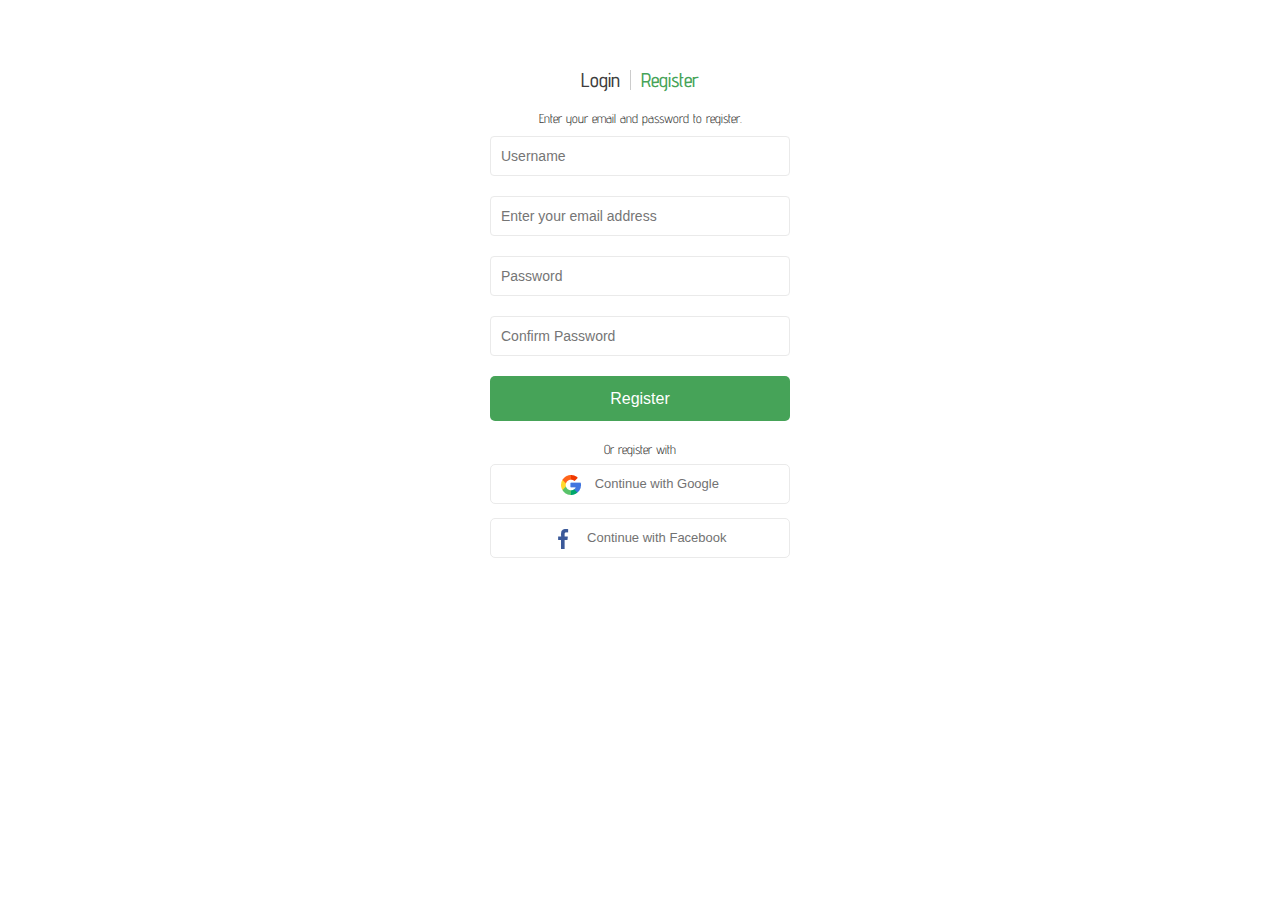
<file: css/index.html>
<!DOCTYPE html>
<html lang="en">
  <head>
    <meta charset="UTF-8" />
    <link rel="preconnect" href="https://fonts.googleapis.com" />
    <link rel="preconnect" href="https://fonts.gstatic.com" crossorigin />
    <link href="https://fonts.googleapis.com/css2?family=Advent+Pro:ital,wght@0,100..900;1,100..900&display=swap"
      rel="stylesheet">
    <meta name="viewport" content="width=device-width, initial-scale=1.0" />
    <link rel="stylesheet" href="./reset.css" >
    <link rel="stylesheet" href="./style.css" >
    <title>Register Form</title>   
  </head>

  <body>
    <h2>
      <a href="#" class="login">Login</a>
      <span class="division"></span>
      <a href="#" class="registtop">Register</a>
    </h2>
    <p class="enter">Enter your email and password to register.</p>

    <form action="#">
      <input type="text" class="input" placeholder="Username" />
      <input type="email" class="input" placeholder="Enter your email address"/>
      <input type="password" class="input" placeholder="Password" />
      <input type="password" class="input" placeholder="Confirm Password" />
      <button type="submit" class="register">Register</button>
    </form>

    <p class="register_with">Or register with</p>

    <button class="web">
      <img src="./img/google.png" alt="logo google"> Continue with Google
    </button>
    <button class="web">
      <img src="./img/facebook.png" alt="logo facebook"> Continue with Facebook
    </button>
  </body>
</html>
</file>
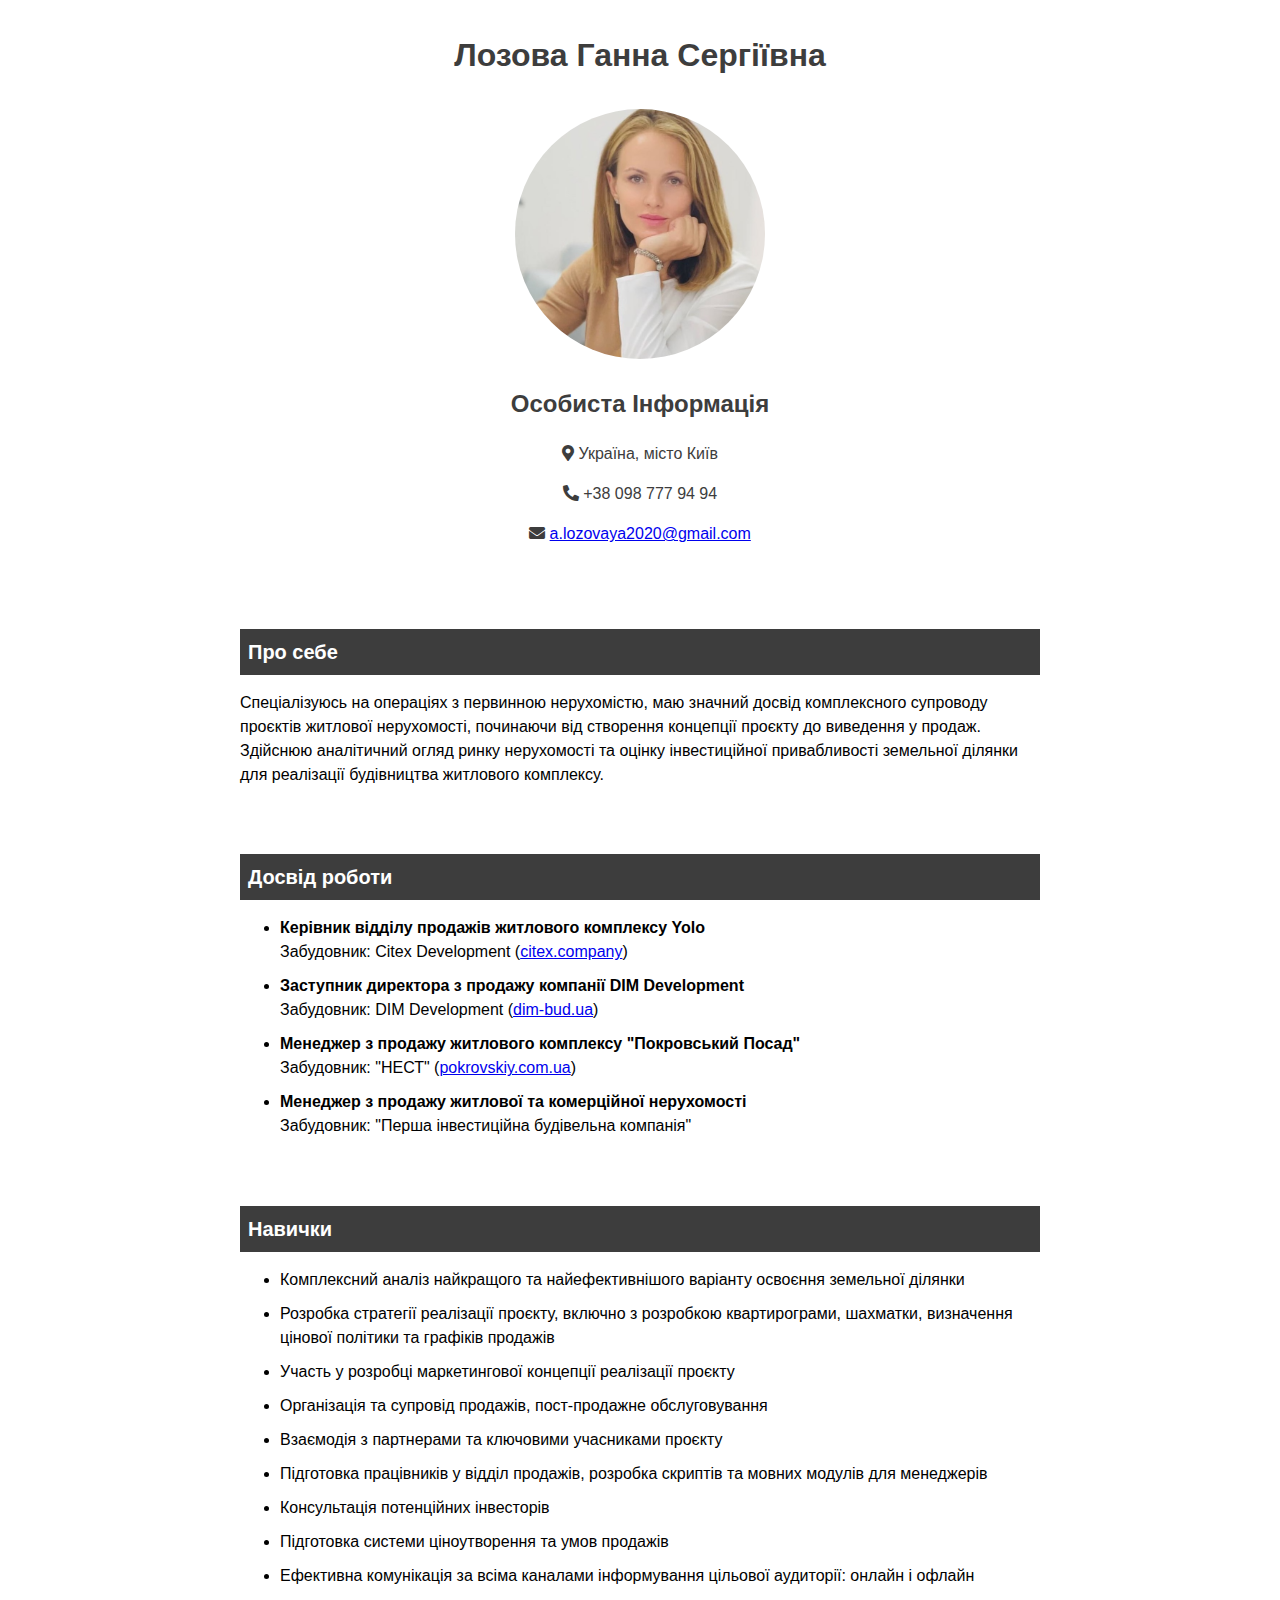
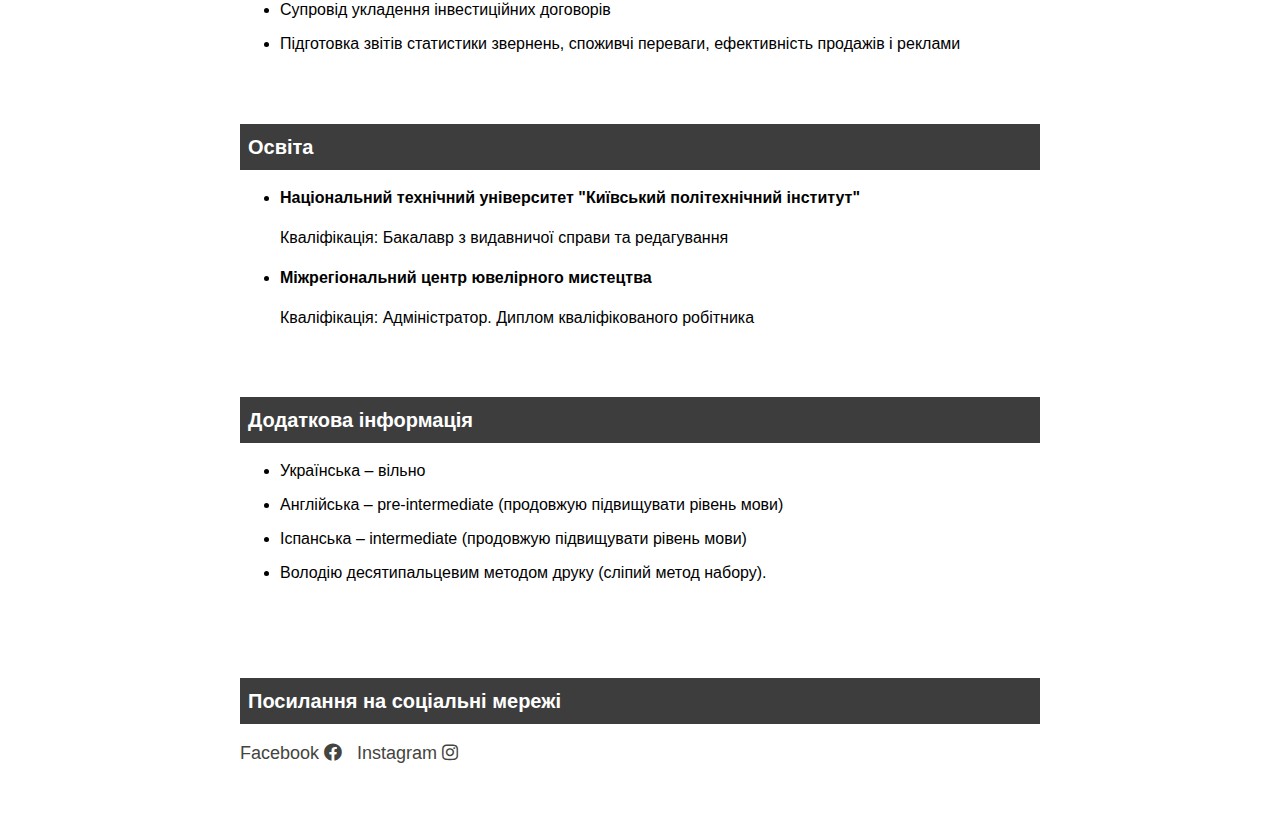
<file: hw1/index.html>
<!DOCTYPE html>
<html lang="uk">
  <head>
    <meta charset="UTF-8" />
    <meta name="viewport" content="width=device-width, initial-scale=1.0" />
    <link
      rel="stylesheet"
      href="https://cdnjs.cloudflare.com/ajax/libs/font-awesome/5.15.3/css/all.min.css"
    />
    <link rel="stylesheet" href="style/style.css" />
    <title>Lozova G.S. - Resume</title>
  </head>
  <body>
    <header>
      <div class="container">
        <h1>Лозова Ганна Сергіївна</h1>
        <img src="./photo.png" alt="my photo" class="profile-photo" />
        <h2>Особиста Інформація</h2>
        <p><i class="fas fa-map-marker-alt"></i> Україна, місто Київ</p>
        <p><i class="fas fa-phone-alt"></i> +38 098 777 94 94</p>
        <p>
          <i class="fas fa-envelope"></i>
          <a href="mailto:a.lozovaya2020@gmail.com">a.lozovaya2020@gmail.com</a>
        </p>
      </div>
    </header>

    <!--About me-->
    <main>
      <section class="about">
        <div class="container">
          <h2>Про себе</h2>
          <p>
            Спеціалізуюсь на операціях з первинною нерухомістю, маю значний
            досвід комплексного супроводу проєктів житлової нерухомості,
            починаючи від створення концепції проєкту до виведення у продаж.
            Здійснюю аналітичний огляд ринку нерухомості та оцінку інвестиційної
            привабливості земельної ділянки для реалізації будівництва житлового
            комплексу.
          </p>
        </div>
      </section>

      <!--Experience-->
      <section class="experience">
        <div class="container">
          <h2>Досвід роботи</h2>
          <ul>
            <li>
              <strong
                >Керівник відділу продажів житлового комплексу Yolo</strong
              >
              <br />
              Забудовник: Citex Development (<a href="http://citex.company"
                >citex.company</a
              >)
            </li>
            <li>
              <strong
                >Заступник директора з продажу компанії DIM Development</strong
              >
              <br />Забудовник: DIM Development (<a href="http://dim-bud.ua"
                >dim-bud.ua</a
              >)
            </li>
            <li>
              <strong
                >Менеджер з продажу житлового комплексу "Покровський
                Посад"</strong
              >
              <br />
              Забудовник: "НЕСТ" (<a href="http://pokrovskiy.com.ua"
                >pokrovskiy.com.ua</a
              >)
            </li>
            <li>
              <strong
                >Менеджер з продажу житлової та комерційної нерухомості</strong
              >
              <br />Забудовник: "Перша інвестиційна будівельна компанія"
            </li>
          </ul>
        </div>
      </section>

      <section class="skills">
        <div class="container">
          <h2>Навички</h2>
          <ul>
            <li>
              Комплексний аналіз найкращого та найефективнішого варіанту
              освоєння земельної ділянки
            </li>
            <li>
              Розробка стратегії реалізації проєкту, включно з розробкою
              квартирограми, шахматки, визначення цінової політики та графіків
              продажів
            </li>
            <li>
              Участь у розробці маркетингової концепції реалізації проєкту
            </li>
            <li>
              Організація та супровід продажів, пост-продажне обслуговування
            </li>
            <li>Взаємодія з партнерами та ключовими учасниками проєкту</li>
            <li>
              Підготовка працівників у відділ продажів, розробка скриптів та
              мовних модулів для менеджерів
            </li>
            <li>Консультація потенційних інвесторів</li>
            <li>Підготовка системи ціноутворення та умов продажів</li>
            <li>
              Ефективна комунікація за всіма каналами інформування цільової
              аудиторії: онлайн і офлайн
            </li>
            <li>Супровід укладення інвестиційних договорів</li>
            <li>
              Підготовка звітів статистики звернень, споживчі переваги,
              ефективність продажів і реклами
            </li>
          </ul>
        </div>
      </section>

      <!--Education-->
      <section class="education">
        <div class="container">
          <h2>Освіта</h2>
          <ul>
            <li>
              <strong
                >Національний технічний університет "Київський політехнічний
                інститут"</strong
              >
              <p>Кваліфікація: Бакалавр з видавничої справи та редагування</p>
            </li>
            <li>
              <strong>Міжрегіональний центр ювелірного мистецтва</strong>
              <p>
                Кваліфікація: Адміністратор. Диплом кваліфікованого робітника
              </p>
            </li>
          </ul>
        </div>
      </section>

      <!--Additional-info-->

      <section class="additional-info">
        <div class="container">
          <h2>Додаткова інформація</h2>
          <ul>
            <li>Українська – вільно</li>
            <li>
              Англійська – pre-intermediate (продовжую підвищувати рівень мови)
            </li>
            <li>
              Іспанська – intermediate (продовжую підвищувати рівень мови)
            </li>
            <li>
              Володію десятипальцевим методом друку (сліпий метод набору).
            </li>
          </ul>
        </div>
      </section>
    </main>

    <!--Social media-->
    <footer>
      <section class="social-media">
        <div class="container">
          <h2>Посилання на соціальні мережі</h2>
          <ul>
            <li>
              <a
                href="https://www.facebook.com/profile.php?id=100010893794207"
                class="social-icon"
                aria-label="Facebook"
                >Facebook <i class="fab fa-facebook"></i
              ></a>
            </li>
            <li>
              <a
                href="https://www.instagram.com/vergelesova_anna?igsh=MWw5Mm1wMWRma2JpYQ%3D%3D&utm_source=qr"
                class="social-icon"
                aria-label="Instagram"
              >
                Instagram
                <i class="fab fa-instagram"></i>
              </a>
            </li>
          </ul>
        </div>
      </section>
    </footer>
  </body>
</html>
</file>
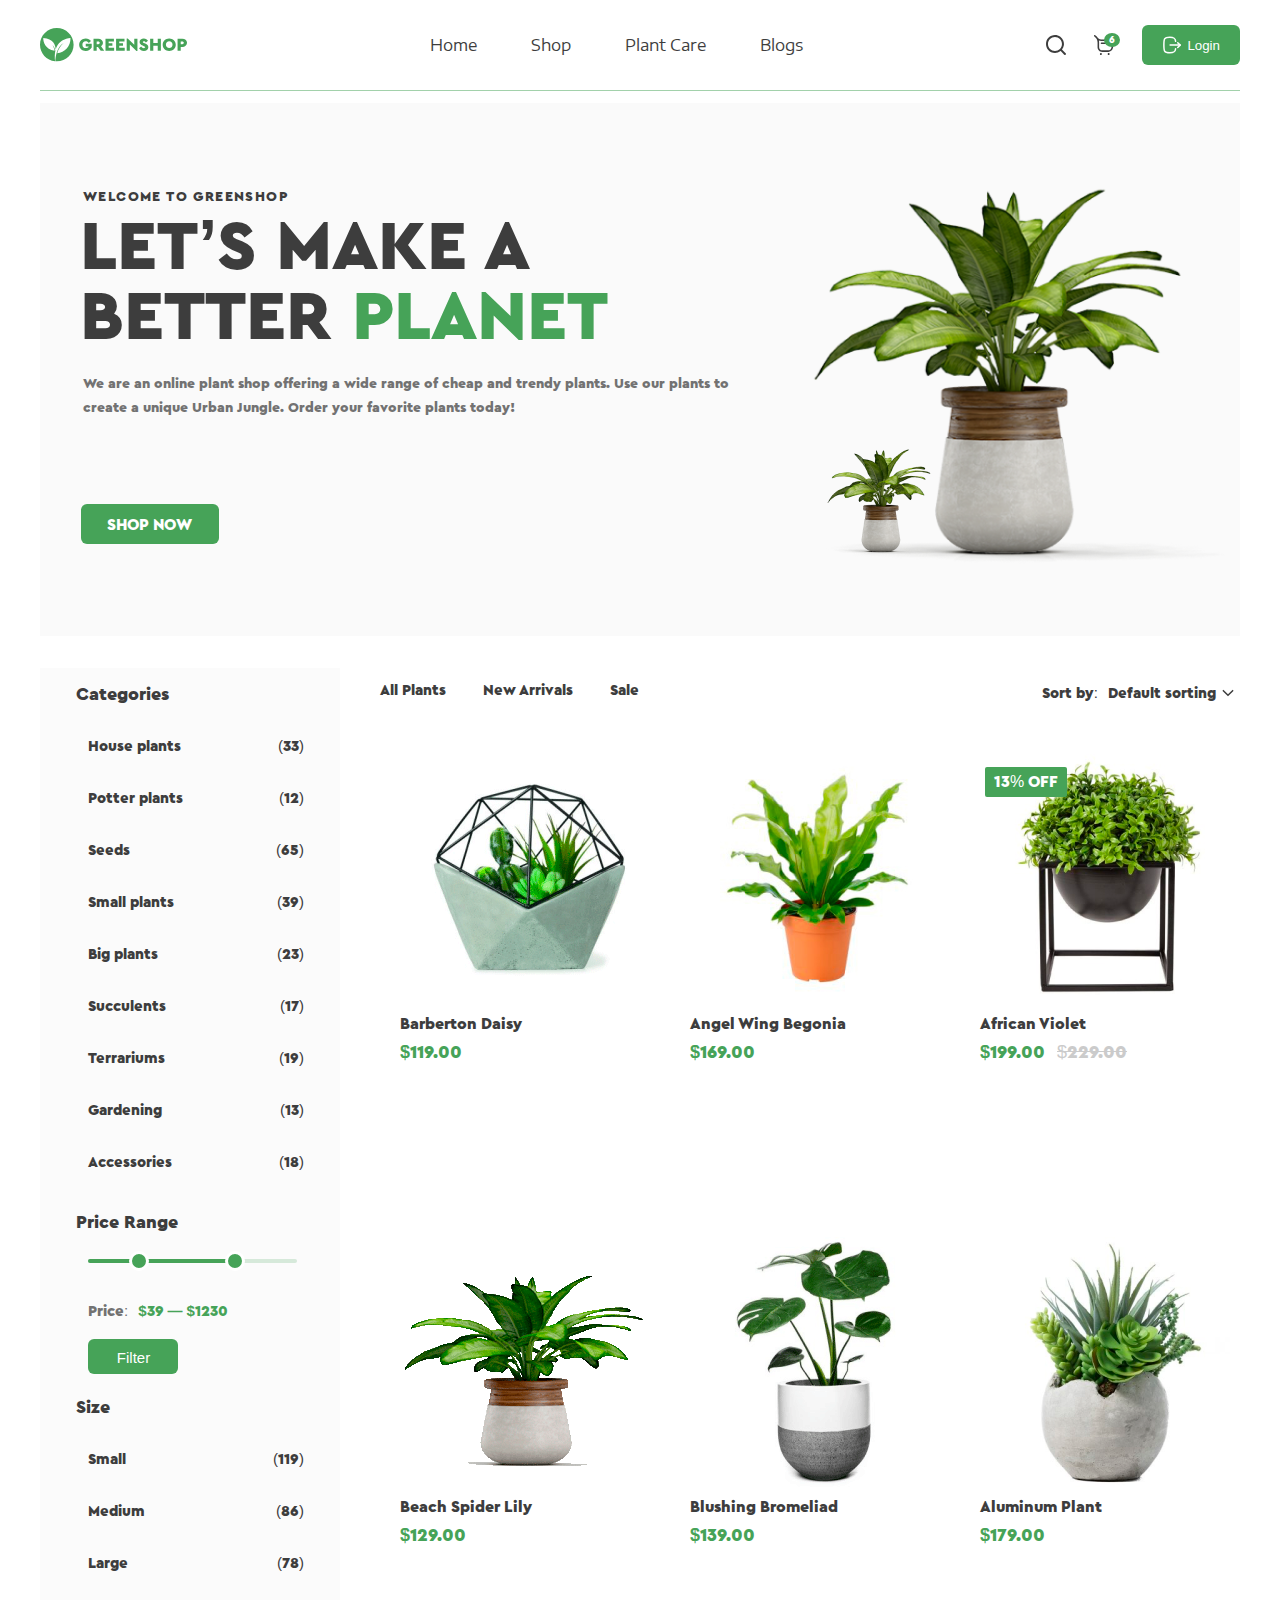
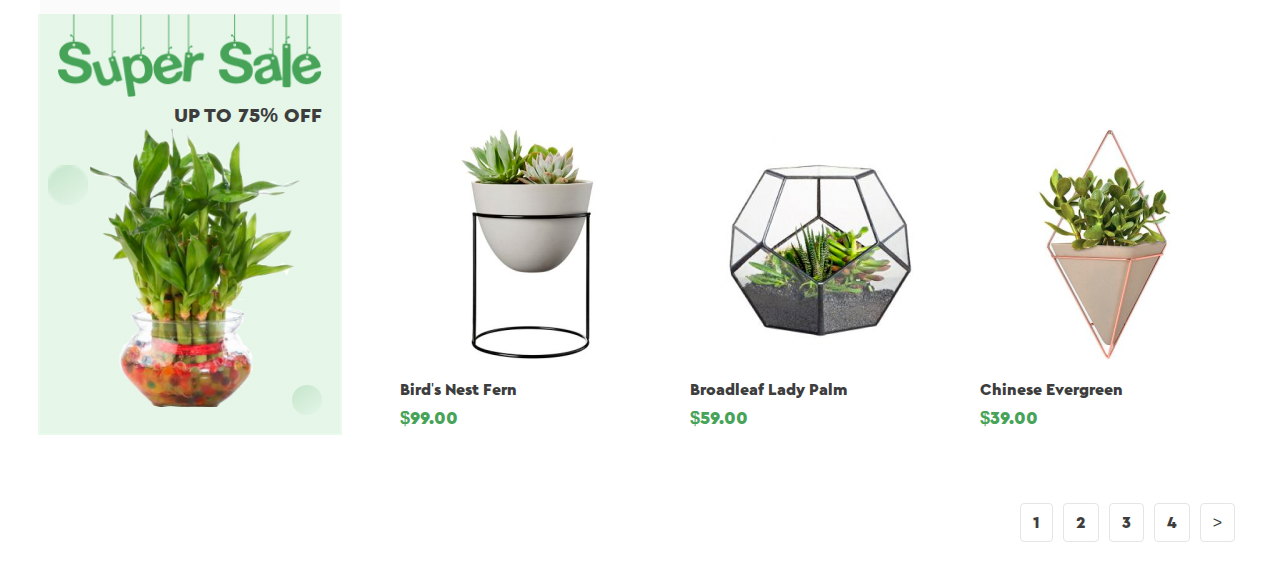
<file: hw10/index.html>
<!DOCTYPE html>
<html lang="en">
<head>
    <meta charset="UTF-8">
    <meta name="viewport" content="width=device-width, initial-scale=1.0">
    <link rel="preconnect" href="https://fonts.googleapis.com">
<link rel="preconnect" href="https://fonts.gstatic.com" crossorigin>
<link href="https://fonts.googleapis.com/css2?family=Encode+Sans+Expanded:wght@100;200;300;400;500;600;700;800;900&display=swap" rel="stylesheet">
    <link rel="stylesheet" href="./style/reset.css">
    <link rel="stylesheet" href="./style/style.css">
    <title>Greenshop</title>
</head>

<body>

    <header class="header">
        <div class="flex-container">
            <div class="logo">
                <img src="./img/logo.svg" alt="logo" class="logo-img">     
            </div>


            <nav class="nav">
                <ul class="nav-list">
                    <li class="nav-item"><a href="#" class="nav-link">Home</a></li>
                    <li class="nav-item"><a href="#" class="nav-link">Shop</a></li>
                    <li class="nav-item dropdown-container">
                        <a href="#" class="nav-link">Plant Care</a>
                        <span class="green-line"></span>
                        <ul class="dropdown-list">
                            <li class="dropdown-item"><a href="#">Drainage</a></li>
                            <li class="dropdown-item"><a href="#">Fungicides</a></li>
                            <li class="dropdown-item"><a href="#">Fertilizer</a></li>
                            <li class="dropdown-item priming">
                                <a href="#">Priming <span class="arrow">&lt;</span></a>
                                <ul class="double-dropdown">
                                    <li class="double-li"><a href="#">Universal</a></li>
                                    <li class="double-li"><a href="#">For Ficus</a></li>
                                    <li class="double-li"><a href="#">For Cacti</a></li>
                                    <li class="double-li"><a href="#">For Citrus</a></li>
                                    <li class="double-li"><a href="#">For those in bloom</a></li>
                                    <li class="double-li"><a href="#">For Orchids</a></li>
                                </ul>
                            </li>
                        </ul>
                    </li>
                    <li class="nav-item"><a href="#" class="nav-link">Blogs</a></li>
                </ul>
            
            </nav>

            <div class="right-icons">
                <a href="#" class="search-icon">
                    <img src="./img/vector.svg" alt="Search Icon">
                </a>
                <div class="cart-container">
                    <a href="#" class="cart-icon">
                        <img src="./img/basket.svg" alt="Cart Icon">
                    </a>
                    <span class="cart-count">6</span>
                </div>
                
                <button class="login-btn">
                    <img src="./img/icon.svg" alt="icon" class="login-icon">
                    <span class="login-text">Login</span>
                </button>  
            </div> 
        </div>
    </header>




    <section class="main-banner">
        <div class="banner-content">
            <p class="banner-subtitle">Welcome to GreenShop</p>
            <h1 class="banner-title">Let’s Make a Better <span class="green-text">Planet</span></h1>
            <p class="banner-description">
                We are an online plant shop offering a wide range of cheap and trendy plants.
                Use our plants to create a unique Urban Jungle. Order your favorite plants today!
            </p>
            <div class="banner-btn-container">
                <a href="#" class="banner-btn">SHOP NOW</a>
            </div>
        </div>
        <div class="banner-images">
            <div class="small-pot">
                <img src="./img/small_pot.png" alt="Small plant pot" />
            </div>
            <div class="large-pot">
                <img src="./img/large_pot.png" alt="Large plant pot" />
            </div>
        </div>
    </section>
    
    <div class="container-main">
        <aside class="sidebar">
            <div class="main-content">
                <h6 class="sidebar-title">Categories</h6>
                <ul class="sidebar-list">
                    <li class="sidebar-item">
                        <a href="#" class="sidebar-link">
                            <span class="category-name">House plants</span>
                            <span class="category-count">(33)</span>
                        </a>
                    </li>
                    <li class="sidebar-item">
                        <a href="#" class="sidebar-link">
                            <span class="category-name">Potter plants</span>
                            <span class="category-count">(12)</span>
                        </a>
                    </li>
                    <li class="sidebar-item">
                        <a href="#" class="sidebar-link">
                            <span class="category-name">Seeds</span>
                            <span class="category-count">(65)</span>
                        </a>
                    </li>
                    <li class="sidebar-item">
                        <a href="#" class="sidebar-link">
                            <span class="category-name">Small plants</span>
                            <span class="category-count">(39)</span>
                        </a>
                    </li>
                    <li class="sidebar-item">
                        <a href="#" class="sidebar-link">
                            <span class="category-name">Big plants</span>
                            <span class="category-count">(23)</span>
                        </a>
                    </li>
                    <li class="sidebar-item">
                        <a href="#" class="sidebar-link">
                            <span class="category-name">Succulents</span>
                            <span class="category-count">(17)</span>
                        </a>
                    </li>
                    <li class="sidebar-item">
                        <a href="#" class="sidebar-link">
                            <span class="category-name">Terrariums</span>
                            <span class="category-count">(19)</span>
                        </a>
                    </li>
                    <li class="sidebar-item">
                        <a href="#" class="sidebar-link">
                            <span class="category-name">Gardening</span>
                            <span class="category-count">(13)</span>
                        </a>
                    </li>
                    <li class="sidebar-item">
                        <a href="#" class="sidebar-link">
                            <span class="category-name">Accessories</span>
                            <span class="category-count">(18)</span>
                        </a>
                    </li>
                </ul>
            </div>
        

            <div class="price-filter">
                <h6 class="range-title">Price Range</h6>
                <div class="range-slider">
                    <input type="range" min="39" max="1230" value="300" class="price-range" id="range-left">
                    <input type="range" min="39" max="1230" value="900" class="price-range" id="range-right">
                    <div class="slider-track"></div>
                </div>
                <div class="price-display-container">
                    <div class="price-display">
                        <span class="price-label">Price:</span>
                        <span class="price-value">$39 — $1230</span>
                    </div>
                    <button class="filter-btn">Filter</button>
                </div>
            </div>

            <div class="size-main">
                <h6 class="sidebar-title">Size</h6>
                <ul class="sidebar-list">
                    <li class="sidebar-item">
                        <a href="#" class="sidebar-link">
                            <span class="category-name">Small</span>
                            <span class="category-count">(119)</span>
                        </a>
                    </li>
                    <li class="sidebar-item">
                        <a href="#" class="sidebar-link">
                            <span class="category-name">Medium</span>
                            <span class="category-count">(86)</span>
                        </a>
                    </li>
                    <li class="sidebar-item">
                        <a href="#" class="sidebar-link">
                            <span class="category-name">Large</span>
                            <span class="category-count">(78)</span>
                        </a>
                    </li>
                </ul>
            </div>

            <div class="super-sale-banner">
                <div class="sale-header">
                    <img src="./img/super_sale.png" alt="Super Sale" class="sale-header-img">
                </div>
                <div class="sale-content">
                    <div class="sale-text">
                        <p class="sale-title">UP TO 75% OFF</p>
                    </div>
                    <div class="sale-image">
                        <img src="./img/super_pot.png" alt="Plant in Pot" class="sale-pot-img">
                    </div>
                </div>
                <div class="sale-badges">
                    <img src="./img/rectangle_mini.png" alt="Badge Top left" class="badge-top-left">
                    <img src="./img/rectangle.png" alt="Badge Bottom Right" class="badge-bottom-right">
                </div>
            </div>
        </aside>

        <div class="main-content-container">
            <div class="product-header">  
                <div class="filter-container">
                    <a href="#" class="filter-link">All Plants</a>
                    <a href="#" class="filter-link">New Arrivals</a>
                    <a href="#" class="filter-link">Sale</a>
                </div>
                <div class="sort-container">
                    <label for="sort-select" class="sort-label">Sort by:</label>
                    <select id="sort-select" class="sort-select">
                        <option value="default">Default sorting</option>
                        <option value="price-low-high">Price: Low to High</option>
                        <option value="price-high-low">Price: High to Low</option>
                        <option value="newest">Newest</option>
                        <option value="best-sellers">Best Sellers</option>
                    </select>
                </div>
            </div>
           
            
            <div class="container-main">
                <div class="main-content-container">         
            <ul class="product-list">
                <li class="product-item-wrapper">
                    <div class="product-item">
                       <a href="#" class="product-link">
                            <img src="./img/daisy_01.png" alt="Barberton Daisy" class="product-img">
                        </a>
               </div>
                    <h6 class="product-name">Barberton Daisy</h6>
                    <span class="product-price">$119.00</span>
             
                <li class="product-item-wrapper">
                    <div class="product-item">
                        <a href="#" class="product-link">
                            <img src="./img/begonia_02.png" alt="Angel Wing Begonia" class="product-img">
                        </a>
                    </div>
                    <h6 class="product-name">Angel Wing Begonia</h6>
                    <span class="product-price">$169.00</span>
                </li>

                <li class="product-item-wrapper african-violet">
                    <div class="product-item">
                        <a href="#" class="product-link">
                            <img src="./img/violet_03.png" alt="African Violet" class="product-img">
                        </a> 
                        <div class="product-overlay">   </div>
                        <div class="discount-badge">13% OFF</div>
                    </div>   
                    <h6 class="product-name">African Violet</h6>
                    <div class="product-price">
                        <span class="current-price">$199.00 </span>
                            <span class="old-price">$229.00 </span>
                   </div>
                </li>

                <li class="product-item-wrapper">
                    <div class="product-item">
                        <a href="#" class="product-link">
                            <img src="./img/lily_04.png" alt="Beach Spider Lily" class="product-img">
                        </a>
                    </div>
                    <h6 class="product-name">Beach Spider Lily</h6>
                    <span class="product-price">$129.00</span>
                </li>

                <li class="product-item-wrapper">
                    <div class="product-item">
                        <a href="#" class="product-link">
                            <img src="./img/blushing_05.png" alt="Blushing Bromeliad" class="product-img">
                        </a>
                    </div>
                    <h6 class="product-name">Blushing Bromeliad</h6>
                    <span class="product-price">$139.00</span>
                </li>
            
                <li class="product-item-wrapper">
                    <div class="product-item">
                        <a href="#" class="product-link">
                            <img src="./img/aluminum_06.png" alt="Aluminum Plant" class="product-img">
                        </a>
                    </div>
                    <h6 class="product-name">Aluminum Plant</h6>
                    <span class="product-price">$179.00</span>
                </li>

                <li class="product-item-wrapper">
                    <div class="product-item">
                        <a href="#" class="product-link">
                            <img src="./img/fern_07.png" alt="Bird's Nest Fern" class="product-img">
                        </a>
                    </div>
                    <h6 class="product-name">Bird's Nest Fern</h6>
                    <span class="product-price">$99.00</span>
                </li>  
                <li class="product-item-wrapper">
                    <div class="product-item">
                        <a href="#" class="product-link">
                            <img src="./img/broadleaf_08.png" alt="Broadleaf Lady Palm" class="product-img">
                        </a>
                    </div>
                    <h6 class="product-name">Broadleaf Lady Palm</h6>
                    <span class="product-price">$59.00</span>
                </li>  
                <li class="product-item-wrapper">
                    <div class="product-item">
                        <a href="#" class="product-link">
                            <img src="./img/evergreen_09.png" alt="Chinese Evergreen" class="product-img">
                        </a>
                    </div>
                    <h6 class="product-name">Chinese Evergreen</h6>
                    <span class="product-price">$39.00</span>
                </li>  
            </ul>
          
        
            <ul class="pagination-list">
                <li class="pagination-item"><a href="#" class="product-page">1</a></li>
                <li class="pagination-item"><a href="#" class="product-page">2</a></li>
                <li class="pagination-item"><a href="#" class="product-page">3</a></li>
                <li class="pagination-item"><a href="#" class="product-page">4</a></li>
                <li class="pagination-item"><a href="#" class="product-page">&gt</a></li>
            </ul>
        </div>
            </div>
            </div>
        </div>
 
</body>
</html>
</file>
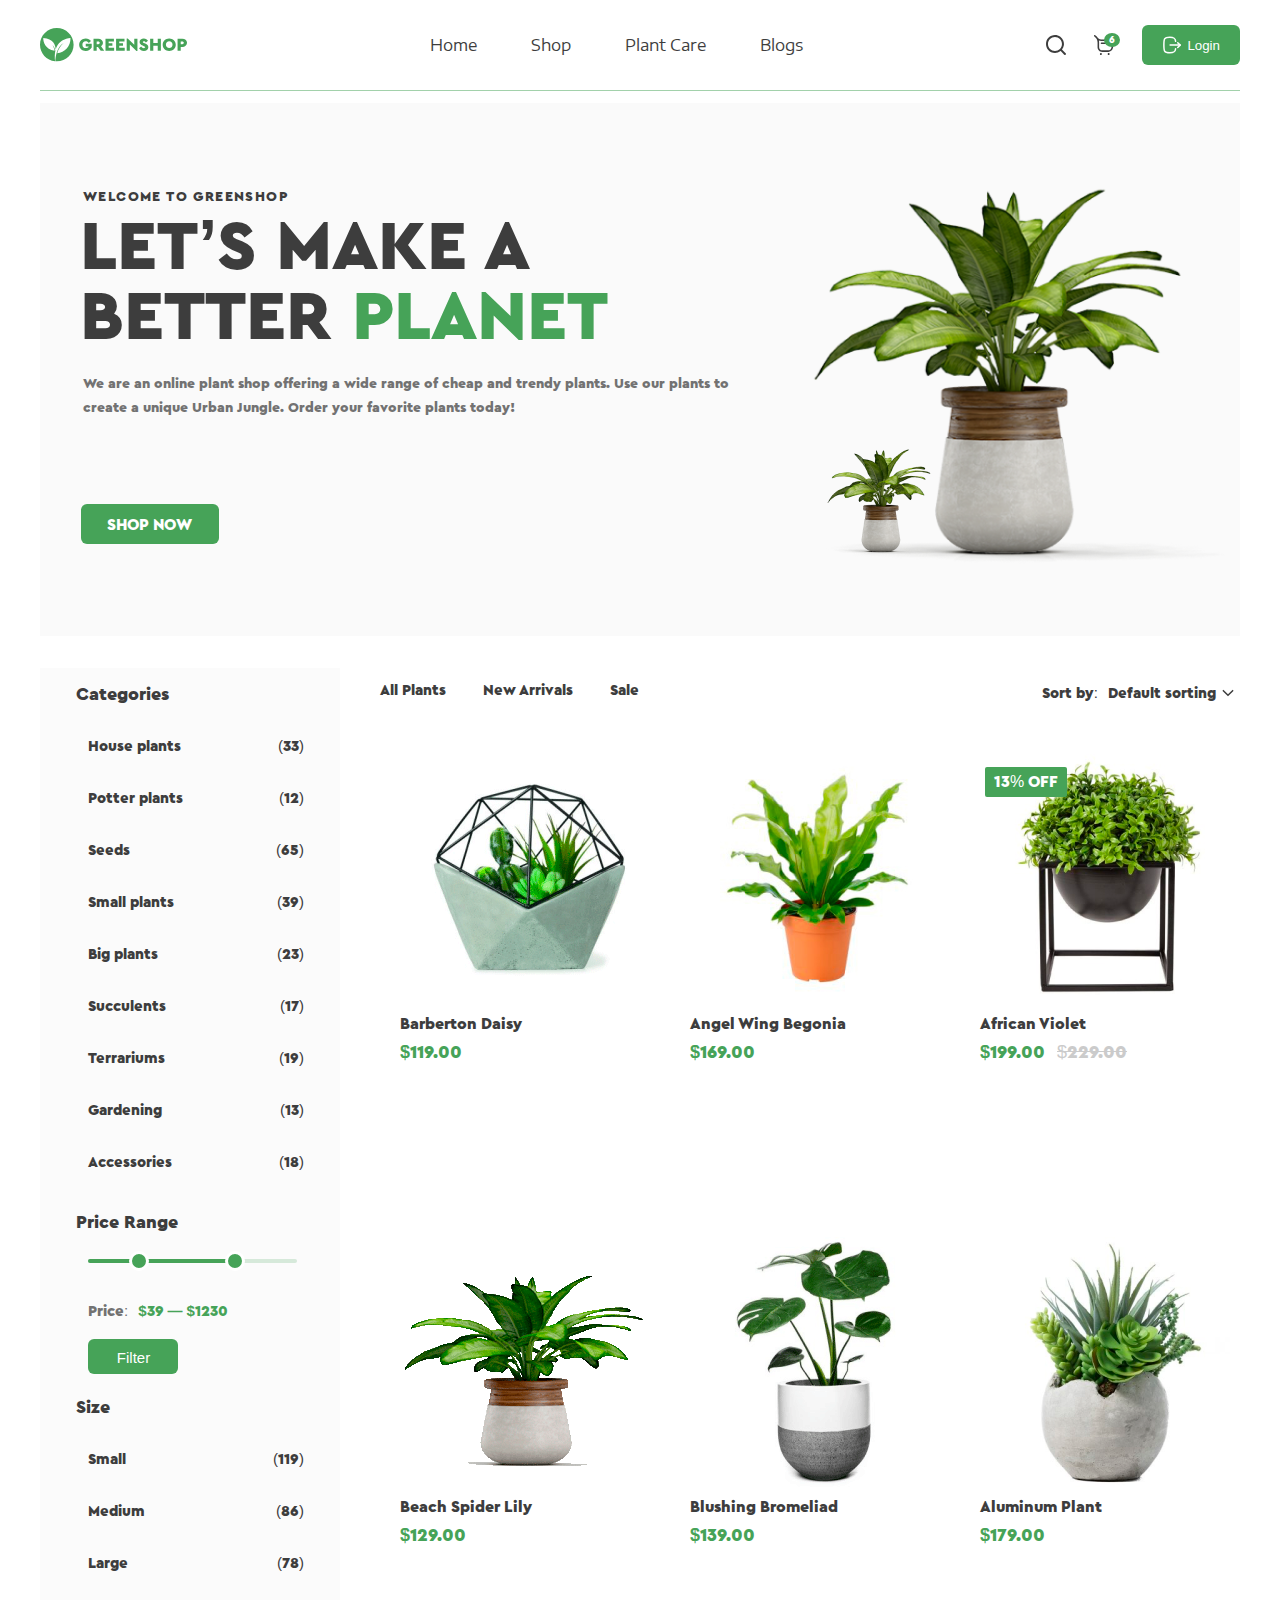
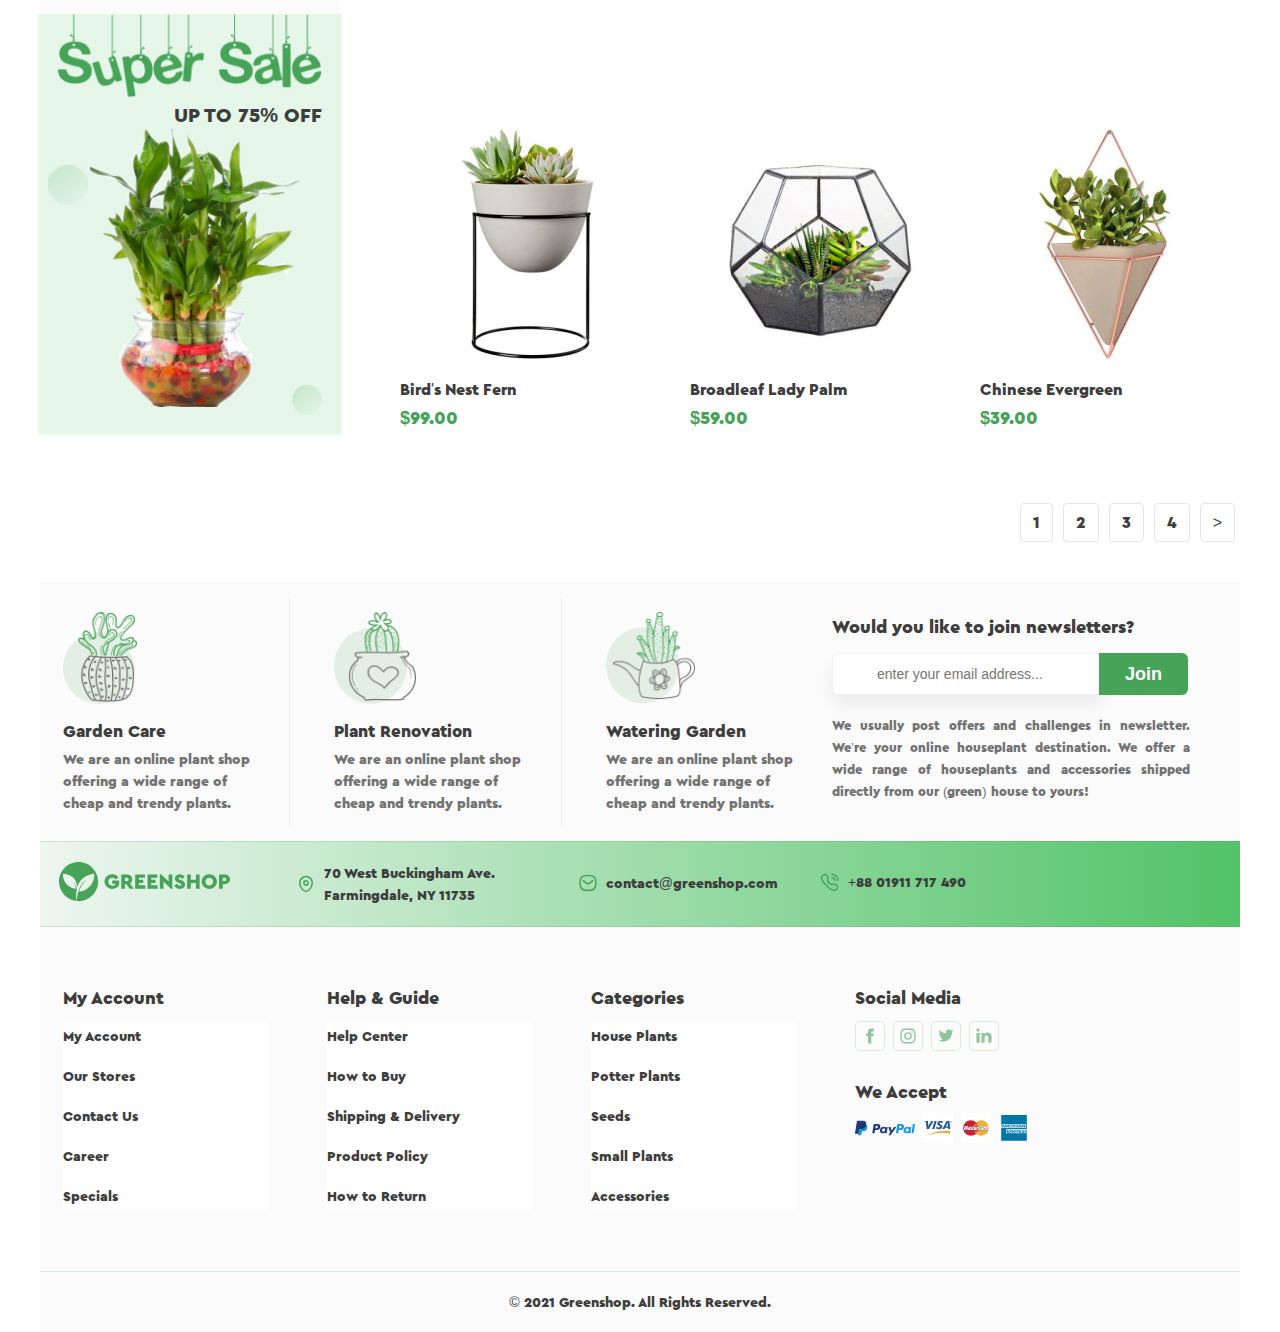
<file: hw11/index.html>
<!DOCTYPE html>
<html lang="en">
<head>
    <meta charset="UTF-8">
    <meta name="viewport" content="width=device-width, initial-scale=1.0">
    <link rel="preconnect" href="https://fonts.googleapis.com">
<link rel="preconnect" href="https://fonts.gstatic.com" crossorigin>
<link href="https://fonts.googleapis.com/css2?family=Encode+Sans+Expanded:wght@100;200;300;400;500;600;700;800;900&display=swap" rel="stylesheet">
    <link rel="stylesheet" href="./style/reset.css">
    <link rel="stylesheet" href="./style/style.css">
    <title>Greenshop</title>
</head>

<body>

    <header class="header">
        <div class="flex-container">
            <div class="logo">
                <img src="./img/logo.svg" alt="logo" class="logo-img">     
            </div>


            <nav class="nav">
                <ul class="nav-list">
                    <li class="nav-item"><a href="#" class="nav-link">Home</a></li>
                    <li class="nav-item"><a href="#" class="nav-link">Shop</a></li>
                    <li class="nav-item dropdown-container">
                        <a href="#" class="nav-link">Plant Care</a>
                        <span class="green-line"></span>
                        <ul class="dropdown-list">
                            <li class="dropdown-item"><a href="#">Drainage</a></li>
                            <li class="dropdown-item"><a href="#">Fungicides</a></li>
                            <li class="dropdown-item"><a href="#">Fertilizer</a></li>
                            <li class="dropdown-item priming">
                                <a href="#">Priming <span class="arrow">&lt;</span></a>
                                <ul class="double-dropdown">
                                    <li class="double-li"><a href="#">Universal</a></li>
                                    <li class="double-li"><a href="#">For Ficus</a></li>
                                    <li class="double-li"><a href="#">For Cacti</a></li>
                                    <li class="double-li"><a href="#">For Citrus</a></li>
                                    <li class="double-li"><a href="#">For those in bloom</a></li>
                                    <li class="double-li"><a href="#">For Orchids</a></li>
                                </ul>
                            </li>
                        </ul>
                    </li>
                    <li class="nav-item"><a href="#" class="nav-link">Blogs</a></li>
                </ul>
            
            </nav>

            <div class="right-icons">
                <a href="#" class="search-icon">
                    <img src="./img/vector.svg" alt="Search Icon">
                </a>
                <div class="cart-container">
                    <a href="#" class="cart-icon">
                        <img src="./img/basket.svg" alt="Cart Icon">
                    </a>
                    <span class="cart-count">6</span>
                </div>
                
                <button class="login-btn">
                    <img src="./img/icon.svg" alt="icon" class="login-icon">
                    <span class="login-text">Login</span>
                </button>  
            </div> 
        </div>
    </header>




    <section class="main-banner">
        <div class="banner-content">
            <p class="banner-subtitle">Welcome to GreenShop</p>
            <h1 class="banner-title">Let’s Make a Better <span class="green-text">Planet</span></h1>
            <p class="banner-description">
                We are an online plant shop offering a wide range of cheap and trendy plants.
                Use our plants to create a unique Urban Jungle. Order your favorite plants today!
            </p>
            <div class="banner-btn-container">
                <a href="#" class="banner-btn">SHOP NOW</a>
            </div>
        </div>
        <div class="banner-images">
            <div class="small-pot">
                <img src="./img/small_pot.png" alt="Small plant pot" />
            </div>
            <div class="large-pot">
                <img src="./img/large_pot.png" alt="Large plant pot" />
            </div>
        </div>
    </section>
    
    <div class="container-main">
        <aside class="sidebar">
            <div class="main-content">
                <h6 class="sidebar-title">Categories</h6>
                <ul class="sidebar-list">
                    <li class="sidebar-item">
                        <a href="#" class="sidebar-link">
                            <span class="category-name">House plants</span>
                            <span class="category-count">(33)</span>
                        </a>
                    </li>
                    <li class="sidebar-item">
                        <a href="#" class="sidebar-link">
                            <span class="category-name">Potter plants</span>
                            <span class="category-count">(12)</span>
                        </a>
                    </li>
                    <li class="sidebar-item">
                        <a href="#" class="sidebar-link">
                            <span class="category-name">Seeds</span>
                            <span class="category-count">(65)</span>
                        </a>
                    </li>
                    <li class="sidebar-item">
                        <a href="#" class="sidebar-link">
                            <span class="category-name">Small plants</span>
                            <span class="category-count">(39)</span>
                        </a>
                    </li>
                    <li class="sidebar-item">
                        <a href="#" class="sidebar-link">
                            <span class="category-name">Big plants</span>
                            <span class="category-count">(23)</span>
                        </a>
                    </li>
                    <li class="sidebar-item">
                        <a href="#" class="sidebar-link">
                            <span class="category-name">Succulents</span>
                            <span class="category-count">(17)</span>
                        </a>
                    </li>
                    <li class="sidebar-item">
                        <a href="#" class="sidebar-link">
                            <span class="category-name">Terrariums</span>
                            <span class="category-count">(19)</span>
                        </a>
                    </li>
                    <li class="sidebar-item">
                        <a href="#" class="sidebar-link">
                            <span class="category-name">Gardening</span>
                            <span class="category-count">(13)</span>
                        </a>
                    </li>
                    <li class="sidebar-item">
                        <a href="#" class="sidebar-link">
                            <span class="category-name">Accessories</span>
                            <span class="category-count">(18)</span>
                        </a>
                    </li>
                </ul>
            </div>
        

            <div class="price-filter">
                <h6 class="range-title">Price Range</h6>
                <div class="range-slider">
                    <input type="range" min="39" max="1230" value="300" class="price-range" id="range-left">
                    <input type="range" min="39" max="1230" value="900" class="price-range" id="range-right">
                    <div class="slider-track"></div>
                </div>
                <div class="price-display-container">
                    <div class="price-display">
                        <span class="price-label">Price:</span>
                        <span class="price-value">$39 — $1230</span>
                    </div>
                    <button class="filter-btn">Filter</button>
                </div>
            </div>

            <div class="size-main">
                <h6 class="sidebar-title">Size</h6>
                <ul class="sidebar-list">
                    <li class="sidebar-item">
                        <a href="#" class="sidebar-link">
                            <span class="category-name">Small</span>
                            <span class="category-count">(119)</span>
                        </a>
                    </li>
                    <li class="sidebar-item">
                        <a href="#" class="sidebar-link">
                            <span class="category-name">Medium</span>
                            <span class="category-count">(86)</span>
                        </a>
                    </li>
                    <li class="sidebar-item">
                        <a href="#" class="sidebar-link">
                            <span class="category-name">Large</span>
                            <span class="category-count">(78)</span>
                        </a>
                    </li>
                </ul>
            </div>

            <div class="super-sale-banner">
                <div class="sale-header">
                    <img src="./img/super_sale.png" alt="Super Sale" class="sale-header-img">
                </div>
                <div class="sale-content">
                    <div class="sale-text">
                        <p class="sale-title">UP TO 75% OFF</p>
                    </div>
                    <div class="sale-image">
                        <img src="./img/super_pot.png" alt="Plant in Pot" class="sale-pot-img">
                    </div>
                </div>
                <div class="sale-badges">
                    <img src="./img/rectangle_mini.png" alt="Badge Top left" class="badge-top-left">
                    <img src="./img/rectangle.png" alt="Badge Bottom Right" class="badge-bottom-right">
                </div>
            </div>
        </aside>

        <div class="main-content-container">
            <div class="product-header">  
                <div class="filter-container">
                    <a href="#" class="filter-link">All Plants</a>
                    <a href="#" class="filter-link">New Arrivals</a>
                    <a href="#" class="filter-link">Sale</a>
                </div>
                <div class="sort-container">
                    <label for="sort-select" class="sort-label">Sort by:</label>
                    <select id="sort-select" class="sort-select">
                        <option value="default">Default sorting</option>
                        <option value="price-low-high">Price: Low to High</option>
                        <option value="price-high-low">Price: High to Low</option>
                        <option value="newest">Newest</option>
                        <option value="best-sellers">Best Sellers</option>
                    </select>
                </div>
            </div>
           
            
            <div class="container-main">
                <div class="main-content-container">         
            <ul class="product-list">
                <li class="product-item-wrapper">
                    <div class="product-item">
                       <a href="#" class="product-link">
                            <img src="./img/daisy_01.png" alt="Barberton Daisy" class="product-img">
                        </a>
               </div>
                    <h6 class="product-name">Barberton Daisy</h6>
                    <span class="product-price">$119.00</span>
             
                <li class="product-item-wrapper">
                    <div class="product-item">
                        <a href="#" class="product-link">
                            <img src="./img/begonia_02.png" alt="Angel Wing Begonia" class="product-img">
                        </a>
                    </div>
                    <h6 class="product-name">Angel Wing Begonia</h6>
                    <span class="product-price">$169.00</span>
                </li>

                <li class="product-item-wrapper african-violet">
                    <div class="product-item">
                        <a href="#" class="product-link">
                            <img src="./img/violet_03.png" alt="African Violet" class="product-img">
                        </a> 
                        <div class="product-overlay">   </div>
                        <div class="discount-badge">13% OFF</div>
                    </div>   
                    <h6 class="product-name">African Violet</h6>
                    <div class="product-price">
                        <span class="current-price">$199.00 </span>
                            <span class="old-price">$229.00 </span>
                   </div>
                </li>

                <li class="product-item-wrapper">
                    <div class="product-item">
                        <a href="#" class="product-link">
                            <img src="./img/lily_04.png" alt="Beach Spider Lily" class="product-img">
                        </a>
                    </div>
                    <h6 class="product-name">Beach Spider Lily</h6>
                    <span class="product-price">$129.00</span>
                </li>

                <li class="product-item-wrapper">
                    <div class="product-item">
                        <a href="#" class="product-link">
                            <img src="./img/blushing_05.png" alt="Blushing Bromeliad" class="product-img">
                        </a>
                    </div>
                    <h6 class="product-name">Blushing Bromeliad</h6>
                    <span class="product-price">$139.00</span>
                </li>
            
                <li class="product-item-wrapper">
                    <div class="product-item">
                        <a href="#" class="product-link">
                            <img src="./img/aluminum_06.png" alt="Aluminum Plant" class="product-img">
                        </a>
                    </div>
                    <h6 class="product-name">Aluminum Plant</h6>
                    <span class="product-price">$179.00</span>
                </li>

                <li class="product-item-wrapper">
                    <div class="product-item">
                        <a href="#" class="product-link">
                            <img src="./img/fern_07.png" alt="Bird's Nest Fern" class="product-img">
                        </a>
                    </div>
                    <h6 class="product-name">Bird's Nest Fern</h6>
                    <span class="product-price">$99.00</span>
                </li>  
                <li class="product-item-wrapper">
                    <div class="product-item">
                        <a href="#" class="product-link">
                            <img src="./img/broadleaf_08.png" alt="Broadleaf Lady Palm" class="product-img">
                        </a>
                    </div>
                    <h6 class="product-name">Broadleaf Lady Palm</h6>
                    <span class="product-price">$59.00</span>
                </li>  
                <li class="product-item-wrapper">
                    <div class="product-item">
                        <a href="#" class="product-link">
                            <img src="./img/evergreen_09.png" alt="Chinese Evergreen" class="product-img">
                        </a>
                    </div>
                    <h6 class="product-name">Chinese Evergreen</h6>
                    <span class="product-price">$39.00</span>
                </li>  
            </ul>
          
        
            <ul class="pagination-list">
                <li class="pagination-item"><a href="#" class="product-page">1</a></li>
                <li class="pagination-item"><a href="#" class="product-page">2</a></li>
                <li class="pagination-item"><a href="#" class="product-page">3</a></li>
                <li class="pagination-item"><a href="#" class="product-page">4</a></li>
                <li class="pagination-item"><a href="#" class="product-page">&gt;</a></li>
            </ul>
        </div>
            </div>
            </div>
        </div>


 <footer class ="footer">
    <div class="footer-services">
        <div class="footer-section garden care">
            <img src="./img/garden-care.png" alt="Garden Care" class="footer-icon">
            <h3 class="footer-heading">Garden Care</h3>
            <p class="footer-text">We are an online plant shop offering a wide range of cheap and trendy plants.</p>
        </div> 

        <div class="vertical-line"></div>
        <div class="footer-section">
            <img src="./img/plant_renovation.png" alt="Plant Renovation" class="footer-icon">
            <h3 class="footer-heading">Plant Renovation</h3>
            <p class="footer-text">We are an online plant shop offering a wide range of cheap and trendy plants.</p>
        </div>

        <div class="vertical-line"></div>
        <div class="footer-section">
            <img src="./img/watering_garden.png" alt="Watering Garden" class="footer-icon">
            <h3 class="footer-heading">Watering Garden</h3>
            <p class="footer-text">We are an online plant shop offering a wide range of cheap and trendy plants.</p>
        </div>

        <div class="newsletter">
            <h3 class="footer-would">Would you like to join newsletters?</h3>
            <form action="#">
                <div class="input-container">
                <input type="email" class="newsletter-input" placeholder="enter your email address..." required>
                <button type="submit" class="newsletter-btn">Join</button>
                </div>
            </form>
            <div class="newsletter-description"></div>
            <p class="newsletter-text">We usually post offers and challenges in newsletter. We’re your online houseplant destination. We offer a wide range of houseplants and accessories shipped directly from our (green) house to yours! </p>
        </div>
    </div>
    <div class="footer-container">
        <div class="footer-top">
            <img src="./img/logo.svg" alt="Greenshop" class="footer-logo">
            <div class="footer-location">
                <img src="./img/location.svg" alt="Location" class="location-icon">
            <p class="footer-address">70 West Buckingham Ave.<br>Farmingdale, NY 11735</p>
        </div>
        <div class="footer-tick">
            <img src="./img/tick.svg" alt="Tick" class="tick-icon">
            <p class="footer-contact">contact@greenshop.com</p>
        </div>
        <div class="footer-phone">
            <img src="./img/phone.svg" alt="Phone" class="phone-icon">
            <p class="footer-mobile">+88 01911 717 490</p>
        </div>
        </div>
    </div>


        <div class="footer-menus">
            <div class="footer-menu">
            <h4>My Account</h4>
            <ul>
                <li><a href="#">My Account</a></li>
                <li><a href="#">Our Stores</a></li>
                <li><a href="#">Contact Us</a></li>
                <li><a href="#">Career</a></li>
                <li><a href="#">Specials</a></li>
            </ul>
        </div>
        <div class="footer-menu">
            <h4>Help & Guide</h4>
            <ul>
                <li><a href="#">Help Center</a></li>
                <li><a href="#">How to Buy</a></li>
                <li><a href="#">Shipping & Delivery</a></li>
                <li><a href="#">Product Policy</a></li>
                <li><a href="#">How to Return</a></li>
            </ul>
        </div>
        <div class="footer-menu">
            <h4>Categories</h4>
            <ul>
                <li><a href="#">House Plants</a></li>
                <li><a href="#">Potter Plants</a></li>
                <li><a href="#">Seeds</a></li>
                <li><a href="#">Small Plants</a></li>
                <li><a href="#">Accessories</a></li>
            </ul>
        </div>
        <div class="footer-social">
            <h4 class="social">Social Media</h4>
            <div class="social-icons">
                <a href="#"><img src="./img/Facebook.svg" alt="Facebook"></a>
                <a href="#"><img src="./img/Instagram.svg" alt="Instagram"></a>
                <a href="#"><img src="./img/Twitter.svg" alt="Twitter"></a>
                <a href="#"><img src="./img/Linkidin.svg" alt="Linkidin"></a>
            </div>
            <h4 class="accept">We Accept</h4>
            <div class="payment-icons">
                <img src="./img/paypal.svg" alt="Paypal">
                <img src="./img/visa.svg" alt="Visa">
                <img src="./img/mastercard.svg" alt="Mastercard">
                <img src="./img/american-express.svg" alt="Amex">
            </div>
            </div>
        </div>
   


    <div class="footer-bottom">
        <p class="footer-copyright">© 2021 Greenshop. All Rights Reserved.</p>
    </div>

  
 </footer>


</body>
</html>
</file>
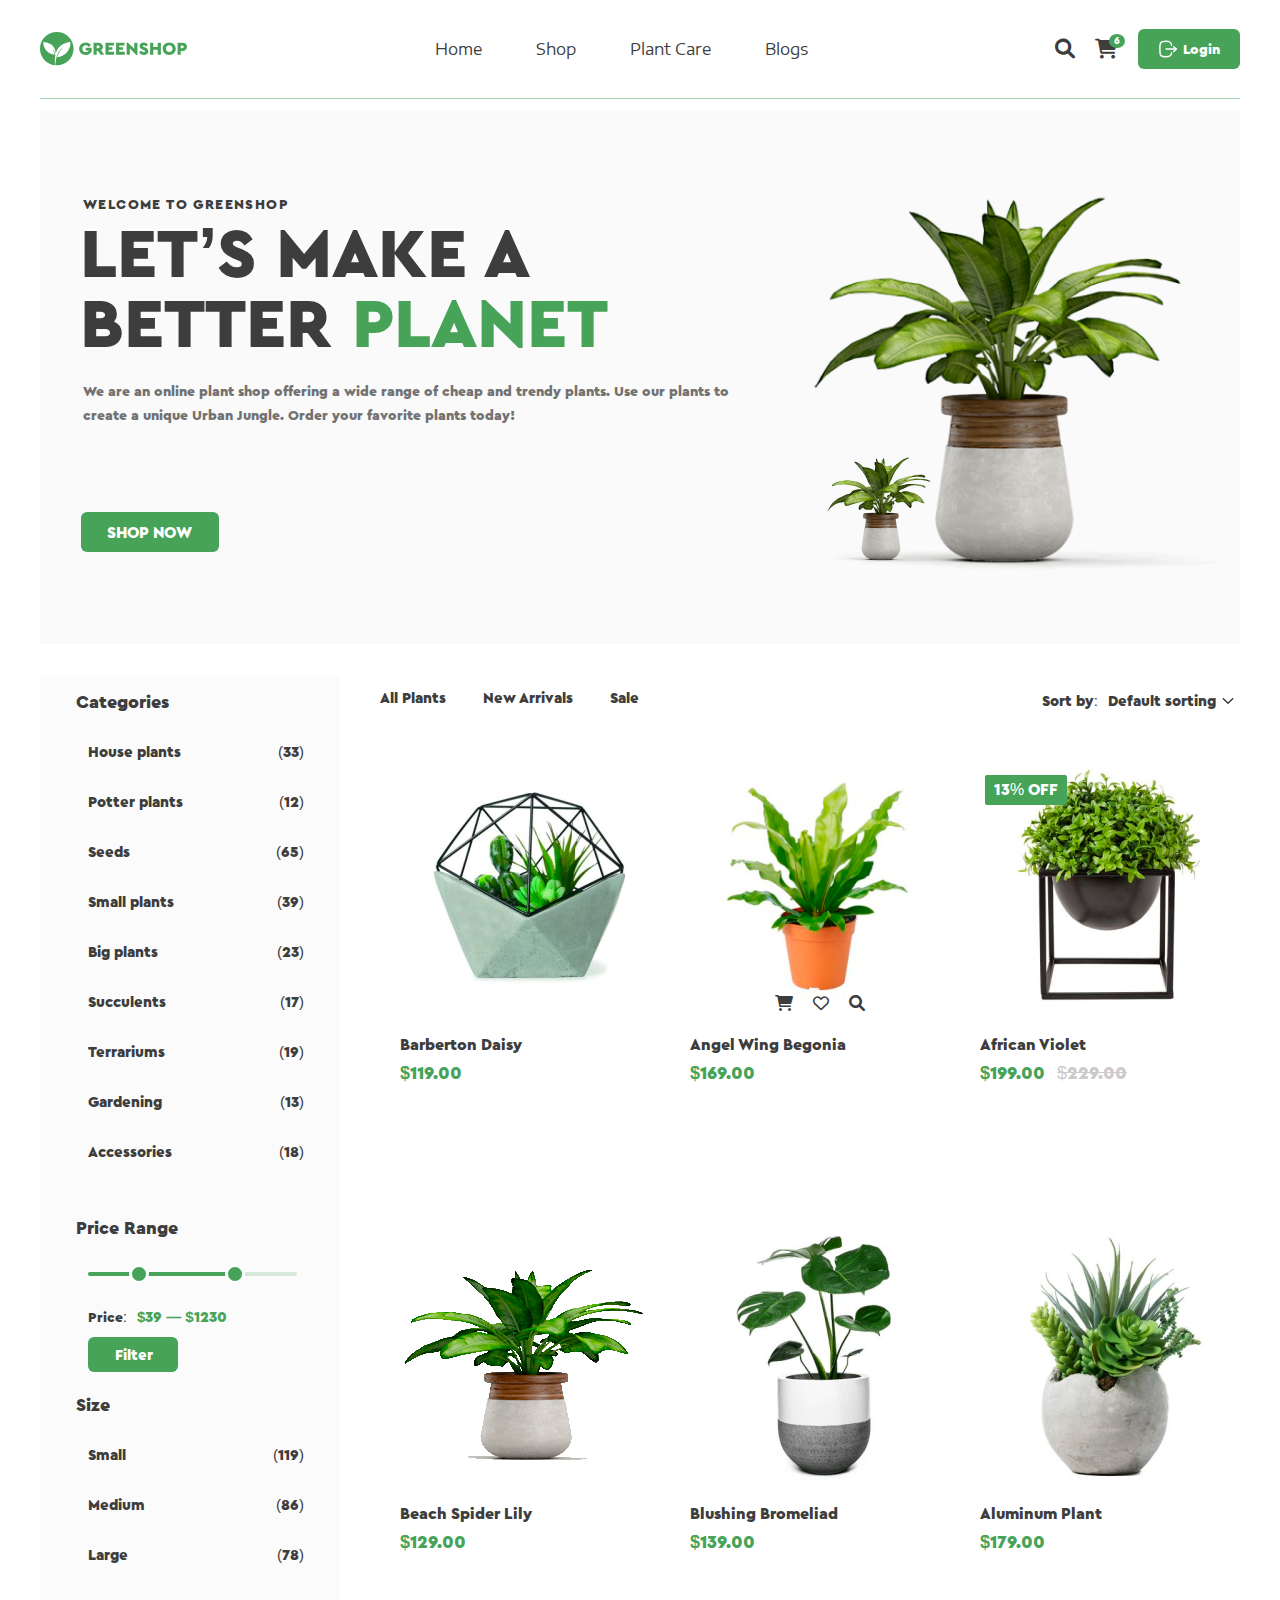
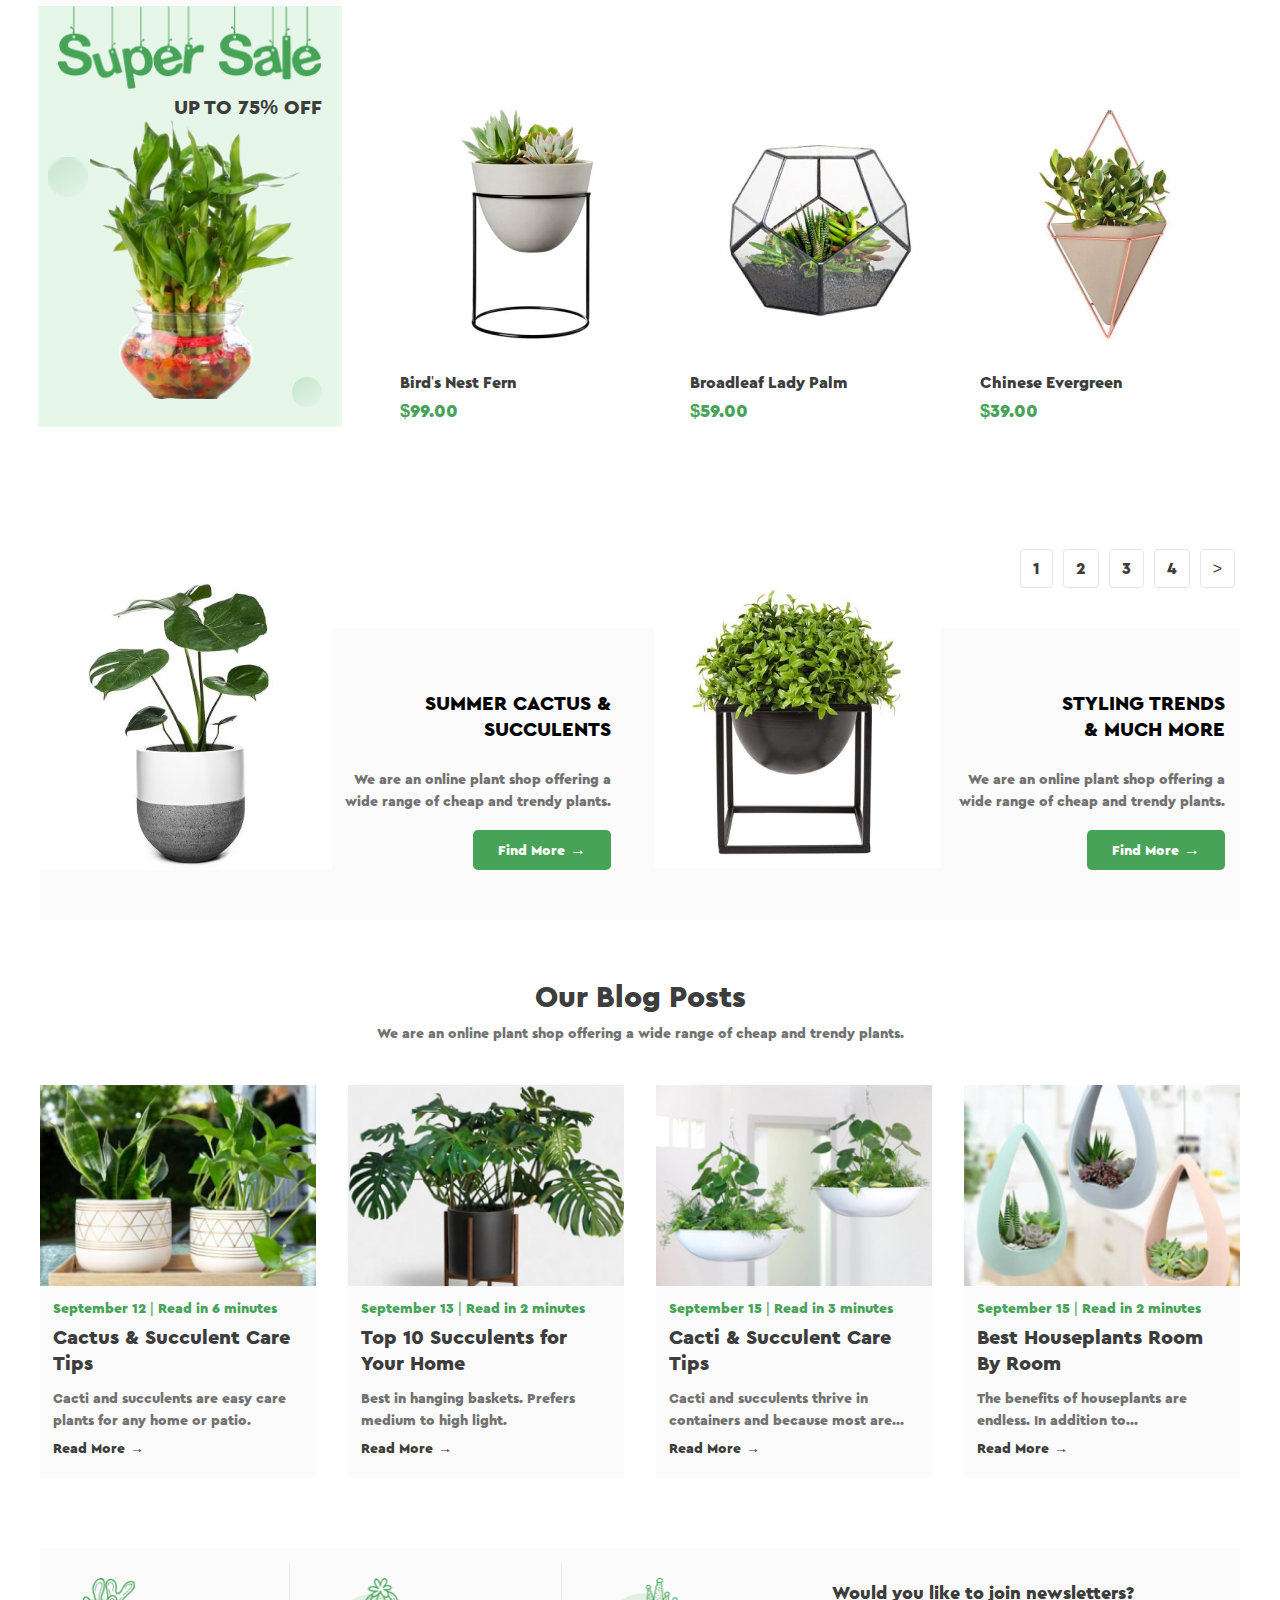
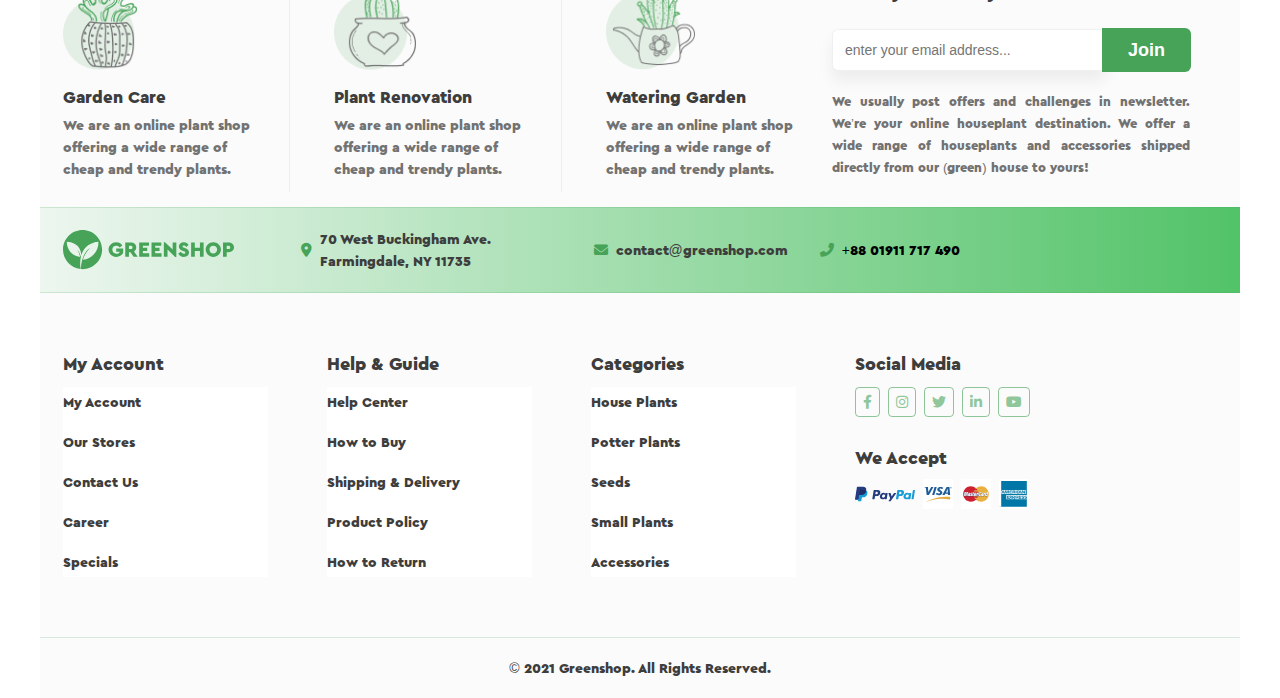
<file: hw12/index.html>
<!DOCTYPE html>
<html lang="en">
<head>
    <meta charset="UTF-8">
    <meta name="viewport" content="width=device-width, initial-scale=1.0">
    <link rel="preconnect" href="https://fonts.googleapis.com">
<link rel="preconnect" href="https://fonts.gstatic.com" crossorigin>
<link href="https://fonts.googleapis.com/css2?family=Encode+Sans+Expanded:wght@100;200;300;400;500;600;700;800;900&display=swap" rel="stylesheet">
<link rel="stylesheet" href="https://cdnjs.cloudflare.com/ajax/libs/font-awesome/6.0.0-beta3/css/all.min.css">
    <link rel="stylesheet" href="./style/reset.css">
    <link rel="stylesheet" href="./style/style.css">
    <title>Greenshop</title>
</head>

<body>

    <header class="header-top">
        <div class="flex-container">
            <div class="logo">
                <img src="./img/logo.svg" alt="logo" class="logo-img">     
            </div>


            <nav class="nav">
                <ul class="nav-list">
                    <li class="nav-item"><a href="#" class="nav-link">Home</a></li>
                    <li class="nav-item"><a href="#" class="nav-link">Shop</a></li>
                    <li class="nav-item dropdown-container">
                        <a href="#" class="nav-link">Plant Care</a>
                        <span class="green-line"></span>
                        <ul class="dropdown-list">
                            <li class="dropdown-item"><a href="#">Drainage</a></li>
                            <li class="dropdown-item"><a href="#">Fungicides</a></li>
                            <li class="dropdown-item"><a href="#">Fertilizer</a></li>
                            <li class="dropdown-item priming">
                                <a href="#">Priming <span class="arrow">&lt;</span></a>
                                <ul class="double-dropdown">
                                    <li class="double-li"><a href="#">Universal</a></li>
                                    <li class="double-li"><a href="#">For Ficus</a></li>
                                    <li class="double-li"><a href="#">For Cacti</a></li>
                                    <li class="double-li"><a href="#">For Citrus</a></li>
                                    <li class="double-li"><a href="#">For those in bloom</a></li>
                                    <li class="double-li"><a href="#">For Orchids</a></li>
                                </ul>
                            </li>
                        </ul>
                    </li>
                    <li class="nav-item"><a href="#" class="nav-link">Blogs</a></li>
                </ul>
            
            </nav>

            <div class="right-icons">
                <a href="#" class="search-icon">
                    <i class="fas fa-search"></i>
                </a>
                <div class="cart-container">
                    <a href="#" class="cart-icon">
                        <i class="fas fa-shopping-cart"></i> 
                    </a>
                    <span class="cart-count">6</span>
                </div>


            <input type="checkbox" id="modalToggle" class="modal-toggle">
            <label for="modalToggle" class="login-btn">
                <img src="./img/icon.svg" alt="icon" class="login-icon">
                <span class="login-text">Login</span>
            </label> 

<div class="modal">
    <div class="modal-content">
     
        <label for="modalToggle" class="close-btn">&times;</label>
        <div class="title-container">
            <h2 class="title-item">Login</h2>
            <div class="line-between"></div>
            <h2 class="title-item register">Register</h2>
        </div>
        <p class="form-enter">Enter your email and password to register</p>
    
        <form action="#">
            <div class="input-container">
            <input type="text" class="input" placeholder="Username" required>
            </div>
            <div class="input-container">
            <input type="email" class="input" placeholder="Enter your email" required>
            </div>
            <div class="input-container password">
            <input type="password" class="input" placeholder="Password" required>
            <img src="./img/hide.svg" alt="Password icon" class="password-icon">
            </div>
            <div class="input-container">
            <input type="password" class="input" placeholder="Confirm Password" required>
            </div>
            <button type="submit" class="register-btn">Register</button>
        </form>

         <div class="line-container">
        <div class="line-first"></div>
        <div class="text">Or register with</div>
        <div class="line-second"></div>
    </div>

        <button class="web">
            <img src="./img/google.png" alt="Google Icon"> 
            <span class="web-text">Continue with Google</span>
        </button>
        <button class="web">
            <img src="./img/facebook.png" alt="Facebook Icon"> 
            <span class="web-text">Continue with Facebook</span>
        </button>
    </div>
</div>     
</div>
</div>
</header>
   
    <section class="main-banner">
        <div class="banner-content">
            <p class="banner-subtitle">Welcome to GreenShop</p>
            <h1 class="banner-title">Let’s Make a Better <span class="green-text">Planet</span></h1>
            <p class="banner-description">
                We are an online plant shop offering a wide range of cheap and trendy plants.
                Use our plants to create a unique Urban Jungle. Order your favorite plants today!
            </p>
            <div class="banner-btn-container">
                <a href="#" class="banner-btn">SHOP NOW</a>
            </div>
        </div>
        <div class="banner-images">
            <div class="small-pot">
                <img src="./img/small_pot.png" alt="Small plant pot" />
            </div>
            <div class="large-pot">
                <img src="./img/large_pot.png" alt="Large plant pot" />
            </div>
        </div>
    </section>
    
    <div class="container-main">
        <aside class="sidebar">
            <div class="main-content">
                <h6 class="sidebar-title">Categories</h6>
                <ul class="sidebar-list">
                    <li class="sidebar-item">
                        <a href="#" class="sidebar-link">
                            <span class="category-name">House plants</span>
                            <span class="category-count">(33)</span>
                        </a>
                    </li>
                    <li class="sidebar-item">
                        <a href="#" class="sidebar-link">
                            <span class="category-name">Potter plants</span>
                            <span class="category-count">(12)</span>
                        </a>
                    </li>
                    <li class="sidebar-item">
                        <a href="#" class="sidebar-link">
                            <span class="category-name">Seeds</span>
                            <span class="category-count">(65)</span>
                        </a>
                    </li>
                    <li class="sidebar-item">
                        <a href="#" class="sidebar-link">
                            <span class="category-name">Small plants</span>
                            <span class="category-count">(39)</span>
                        </a>
                    </li>
                    <li class="sidebar-item">
                        <a href="#" class="sidebar-link">
                            <span class="category-name">Big plants</span>
                            <span class="category-count">(23)</span>
                        </a>
                    </li>
                    <li class="sidebar-item">
                        <a href="#" class="sidebar-link">
                            <span class="category-name">Succulents</span>
                            <span class="category-count">(17)</span>
                        </a>
                    </li>
                    <li class="sidebar-item">
                        <a href="#" class="sidebar-link">
                            <span class="category-name">Terrariums</span>
                            <span class="category-count">(19)</span>
                        </a>
                    </li>
                    <li class="sidebar-item">
                        <a href="#" class="sidebar-link">
                            <span class="category-name">Gardening</span>
                            <span class="category-count">(13)</span>
                        </a>
                    </li>
                    <li class="sidebar-item">
                        <a href="#" class="sidebar-link">
                            <span class="category-name">Accessories</span>
                            <span class="category-count">(18)</span>
                        </a>
                    </li>
                </ul>
            </div>

          
            <div class="price-filter">
                <h6 class="range-title">Price Range</h6>
                <div class="range-slider">
                    <input type="range" min="39" max="1230" value="300" class="price-range" id="range-left">
                    <input type="range" min="39" max="1230" value="900" class="price-range" id="range-right">
                    <div class="slider-track"></div>
                </div>
                    <div class="price-display">
                        <span class="price-label">Price:</span>
                        <span class="price-value">$39 — $1230</span>          
                </div>
                    <button class="filter-btn">Filter</button>
                </div>
            

            <div class="size-main">
                <h6 class="sidebar-title">Size</h6>
                <ul class="sidebar-list">
                    <li class="sidebar-item">
                        <a href="#" class="sidebar-link">
                            <span class="category-name">Small</span>
                            <span class="category-count">(119)</span>
                        </a>
                    </li>
                    <li class="sidebar-item">
                        <a href="#" class="sidebar-link">
                            <span class="category-name">Medium</span>
                            <span class="category-count">(86)</span>
                        </a>
                    </li>
                    <li class="sidebar-item">
                        <a href="#" class="sidebar-link">
                            <span class="category-name">Large</span>
                            <span class="category-count">(78)</span>
                        </a>
                    </li>
                </ul>
            </div>

            <div class="super-sale-banner">
                <div class="sale-header">
                    <img src="./img/super_sale.png" alt="Super Sale" class="sale-header-img">
                </div>
                <div class="sale-content">
                    <div class="sale-text">
                        <p class="sale-title">UP TO 75% OFF</p>
                    </div>
                    <div class="sale-image">
                        <img src="./img/super_pot.png" alt="Plant in Pot" class="sale-pot-img">
                    </div>
                </div>
                <div class="sale-badges">
                    <img src="./img/rectangle_mini.png" alt="Badge Top left" class="badge-top-left">
                    <img src="./img/rectangle.png" alt="Badge Bottom Right" class="badge-bottom-right">
                </div>
            </div>
        </aside>

        <div class="main-content-container">
            <div class="product-header">  
                <div class="filter-container">
                    <a href="#" class="filter-link">All Plants</a>
                    <a href="#" class="filter-link">New Arrivals</a>
                    <a href="#" class="filter-link">Sale</a>
                </div>
                <div class="sort-container">
                    <label for="sort-select" class="sort-label">Sort by:</label>
                    <select id="sort-select" class="sort-select">
                        <option value="default">Default sorting</option>
                        <option value="price-low-high">Price: Low to High</option>
                        <option value="price-high-low">Price: High to Low</option>
                        <option value="newest">Newest</option>
                        <option value="best-sellers">Best Sellers</option>
                    </select>
                </div>
            </div>
           
            
            <div class="container-main">
                <div class="main-content-container">         
            <ul class="product-list">
                <li class="product-item-wrapper">
                    <div class="product-item">
                       <a href="#" class="product-link">
                            <img src="./img/daisy_01.png" alt="Barberton Daisy" class="product-img">
                        </a>
               </div>
                    <h6 class="product-name">Barberton Daisy</h6>
                    <span class="product-price">$119.00</span>
                    </li>
             
                <li class="product-item-wrapper">
                    <div class="product-item">
                        <a href="#" class="product-link">
                            <img src="./img/begonia_02.png" alt="Angel Wing Begonia" class="product-img">
                        </a>
                        <div class="icon-container">
                            <a href="#" class="basket"><i class="fas fa-shopping-cart"></i></a>
                            <a href="#"><i class="fa-regular fa-heart"></i></a>
                            <a href="#"><i class="fas fa-search"></i></a>
                        </div>
                
                    </div>
                    <h6 class="product-name">Angel Wing Begonia</h6>
                    <span class="product-price">$169.00</span>
                </li>

                <li class="product-item-wrapper african-violet">
                    <div class="product-item">
                        <a href="#" class="product-link">
                            <img src="./img/violet_03.png" alt="African Violet" class="product-img">
                        </a> 
                        <div class="product-overlay">   </div>
                        <div class="discount-badge">13% OFF</div>
                    </div>   
                    <h6 class="product-name">African Violet</h6>
                    <div class="product-price">
                        <span class="current-price">$199.00 </span>
                            <span class="old-price">$229.00 </span>
                   </div>
                </li>

                <li class="product-item-wrapper">
                    <div class="product-item">
                        <a href="#" class="product-link">
                            <img src="./img/lily_04.png" alt="Beach Spider Lily" class="product-img">
                        </a>
                    </div>
                    <h6 class="product-name">Beach Spider Lily</h6>
                    <span class="product-price">$129.00</span>
                </li>

                <li class="product-item-wrapper">
                    <div class="product-item">
                        <a href="#" class="product-link">
                            <img src="./img/blushing_05.png" alt="Blushing Bromeliad" class="product-img">
                        </a>
                    </div>
                    <h6 class="product-name">Blushing Bromeliad</h6>
                    <span class="product-price">$139.00</span>
                </li>
            
                <li class="product-item-wrapper">
                    <div class="product-item">
                        <a href="#" class="product-link">
                            <img src="./img/aluminum_06.png" alt="Aluminum Plant" class="product-img">
                        </a>
                    </div>
                    <h6 class="product-name">Aluminum Plant</h6>
                    <span class="product-price">$179.00</span>
                </li>

                <li class="product-item-wrapper">
                    <div class="product-item">
                        <a href="#" class="product-link">
                            <img src="./img/fern_07.png" alt="Bird's Nest Fern" class="product-img">
                        </a>
                    </div>
                    <h6 class="product-name">Bird's Nest Fern</h6>
                    <span class="product-price">$99.00</span>
                </li>  
                <li class="product-item-wrapper">
                    <div class="product-item">
                        <a href="#" class="product-link">
                            <img src="./img/broadleaf_08.png" alt="Broadleaf Lady Palm" class="product-img">
                        </a>
                    </div>
                    <h6 class="product-name">Broadleaf Lady Palm</h6>
                    <span class="product-price">$59.00</span>
                </li>  
                <li class="product-item-wrapper">
                    <div class="product-item">
                        <a href="#" class="product-link">
                            <img src="./img/evergreen_09.png" alt="Chinese Evergreen" class="product-img">
                        </a>
                    </div>
                    <h6 class="product-name">Chinese Evergreen</h6>
                    <span class="product-price">$39.00</span>
                </li>  
            </ul>
            <ul class="pagination-list">
                <li class="pagination-item"><a href="#" class="product-page">1</a></li>
                <li class="pagination-item"><a href="#" class="product-page">2</a></li>
                <li class="pagination-item"><a href="#" class="product-page">3</a></li>
                <li class="pagination-item"><a href="#" class="product-page">4</a></li>
                <li class="pagination-item"><a href="#" class="product-page">&gt;</a></li>
            </ul>
        </div>
            </div>
            </div>
        </div>



        <section class="styling-trends">
            <div class="trend-item">
                <div class="trend-image">
                    <img src="./img_2/summer_cactus.svg" alt="Summer Cactus & Succulents">
                </div>
                <div class="trend-text">
                    <h2>SUMMER CACTUS & SUCCULENTS</h2>
                    <p>We are an online plant shop offering a wide range of cheap and trendy plants.</p>
                    <a href="#" class="find-more-btn">Find More</a>
                </div>
            </div>
        
            <div class="trend-item">
                <div class="trend-image">
                    <img src="./img_2/styling-trends.svg" alt="Styling Trends & much more">
                </div>
                <div class="trend-text">
                    <h2>STYLING TRENDS<br> & MUCH MORE</h2>
                    <p>We are an online plant shop offering a wide range of cheap and trendy plants.</p>
                    <a href="#" class="find-more-btn">Find More</a>
                </div>
            </div>
        </section>




        <section class="blog-posts">
            <h2>Our Blog Posts</h2>
            <p class="blog-subtitle">We are an online plant shop offering a wide range of cheap and trendy plants.</p>
            <div class="blog-container">
                <div class="blog-item">
                    <img src="./img_2/cacti12.jpg" alt="Cactus & Succulent Care Tips">
                    <div class="blog-info">
                        <p class="blog-date">September 12 | Read in 6 minutes</p>
                        <h3>Cactus & Succulent Care Tips</h3>
                        <p class="blog-description">Cacti and succulents are easy care plants for any home or patio.</p>
                        <a href="#" class="blog-read-more">Read More</a>
                    </div>
                </div>
        
                <div class="blog-item">
                    <img src="./img_2/basket13.jpg" alt="Top 10 Succulents for Your Home">
                    <div class="blog-info">
                        <p class="blog-date">September 13 | Read in 2 minutes</p>
                        <h3>Top 10 Succulents for Your Home</h3>
                        <p class="blog-description">Best in hanging baskets. Prefers medium to high light.</p>
                        <a href="#" class="blog-read-more">Read More</a>
                    </div>
                </div>
        
                <div class="blog-item">
                    <img src="./img_2/cacti15.jpg" alt="Cacti & Succulent Care Tips">
                    <div class="blog-info">
                        <p class="blog-date">September 15 | Read in 3 minutes</p>
                        <h3>Cacti & Succulent Care Tips</h3>
                        <p class="blog-description">Cacti and succulents thrive in containers and because most are...</p>
                        <a href="#" class="blog-read-more">Read More</a>
                    </div>
                </div>
        
                <div class="blog-item">
                    <img src="./img_2/room.jpg" alt="Best Houseplants Room By Room">
                    <div class="blog-info">
                        <p class="blog-date">September 15 | Read in 2 minutes</p>
                        <h3>Best Houseplants Room By Room</h3>
                        <p class="blog-description">The benefits of houseplants are endless. In addition to...</p>
                        <a href="#" class="blog-read-more">Read More</a>
                    </div>
                </div>
            </div>
        </section>







 <footer class ="footer">
    <div class="footer-services">
        <div class="footer-section garden care">
            <img src="./img/garden-care.png" alt="Garden Care" class="footer-icon">
            <h3 class="footer-heading">Garden Care</h3>
            <p class="footer-text">We are an online plant shop offering a wide range of cheap and trendy plants.</p>
        </div> 

        <div class="vertical-line"></div>
        <div class="footer-section">
            <img src="./img/plant_renovation.png" alt="Plant Renovation" class="footer-icon">
            <h3 class="footer-heading">Plant Renovation</h3>
            <p class="footer-text">We are an online plant shop offering a wide range of cheap and trendy plants.</p>
        </div>

        <div class="vertical-line"></div>
        <div class="footer-section">
            <img src="./img/watering_garden.png" alt="Watering Garden" class="footer-icon">
            <h3 class="footer-heading">Watering Garden</h3>
            <p class="footer-text">We are an online plant shop offering a wide range of cheap and trendy plants.</p>
        </div>

        <div class="newsletter">
            <h3 class="footer-would">Would you like to join newsletters?</h3>
            <form action="#">
                <div class="input-join">
                <input type="email" class="newsletter-input" placeholder="enter your email address..." required>
                <button type="submit" class="newsletter-btn">Join</button>
                </div>
            </form>
            <div class="newsletter-description"></div>
            <p class="newsletter-text">We usually post offers and challenges in newsletter. We’re your online houseplant destination. We offer a wide range of houseplants and accessories shipped directly from our (green) house to yours! </p>
        </div>
    </div>
    <div class="footer-container">
        <div class="footer-top">
            <img src="./img/logo.svg" alt="Greenshop" class="footer-logo">
            <div class="footer-location">
                <span class="location-icon"><i class="fas fa-map-marker-alt"></i></span>
                <p class="footer-address">70 West Buckingham Ave.<br>Farmingdale, NY 11735</p>
        </div>
        <div class="footer-tick">
            <span class="tick-icon"><i class="fas fa-envelope"></i></span>
    <p class="footer-contact">contact@greenshop.com</p>
        </div>
        <div class="footer-phone">
            <span class="phone-icon"><i class="fas fa-phone-alt"></i></span>
            <p class="footer-mobile">+88 01911 717 490</p>
        </div>
        </div>
    </div>


        <div class="footer-menus">
            <div class="footer-menu">
            <h4>My Account</h4>
            <ul>
                <li><a href="#">My Account</a></li>
                <li><a href="#">Our Stores</a></li>
                <li><a href="#">Contact Us</a></li>
                <li><a href="#">Career</a></li>
                <li><a href="#">Specials</a></li>
            </ul>
        </div>
        <div class="footer-menu">
            <h4>Help & Guide</h4>
            <ul>
                <li><a href="#">Help Center</a></li>
                <li><a href="#">How to Buy</a></li>
                <li><a href="#">Shipping & Delivery</a></li>
                <li><a href="#">Product Policy</a></li>
                <li><a href="#">How to Return</a></li>
            </ul>
        </div>
        <div class="footer-menu">
            <h4>Categories</h4>
            <ul>
                <li><a href="#">House Plants</a></li>
                <li><a href="#">Potter Plants</a></li>
                <li><a href="#">Seeds</a></li>
                <li><a href="#">Small Plants</a></li>
                <li><a href="#">Accessories</a></li>
            </ul>
        </div>
        <div class="footer-social">
            <h4 class="social">Social Media</h4>
           <div class="social-icons">
        <a href="#"><i class="fab fa-facebook-f"></i></a>
        <a href="#"><i class="fab fa-instagram"></i></a>
        <a href="#"><i class="fab fa-twitter"></i></a>
        <a href="#"><i class="fab fa-linkedin-in"></i></a>
        <a href="#"><i class="fab fa-youtube"></i></a>
    </div>
            <h4 class="accept">We Accept</h4>
            <div class="payment-icons">
                <img src="./img/paypal.svg" alt="Paypal">
                <img src="./img/visa.svg" alt="Visa">
                <img src="./img/mastercard.svg" alt="Mastercard">
                <img src="./img/american-express.svg" alt="Amex">
            </div>
            </div>
        </div>
    <div class="footer-bottom">
        <p class="footer-copyright">© 2021 Greenshop. All Rights Reserved.</p>
    </div>

 </footer>


</body>
</html>
</file>
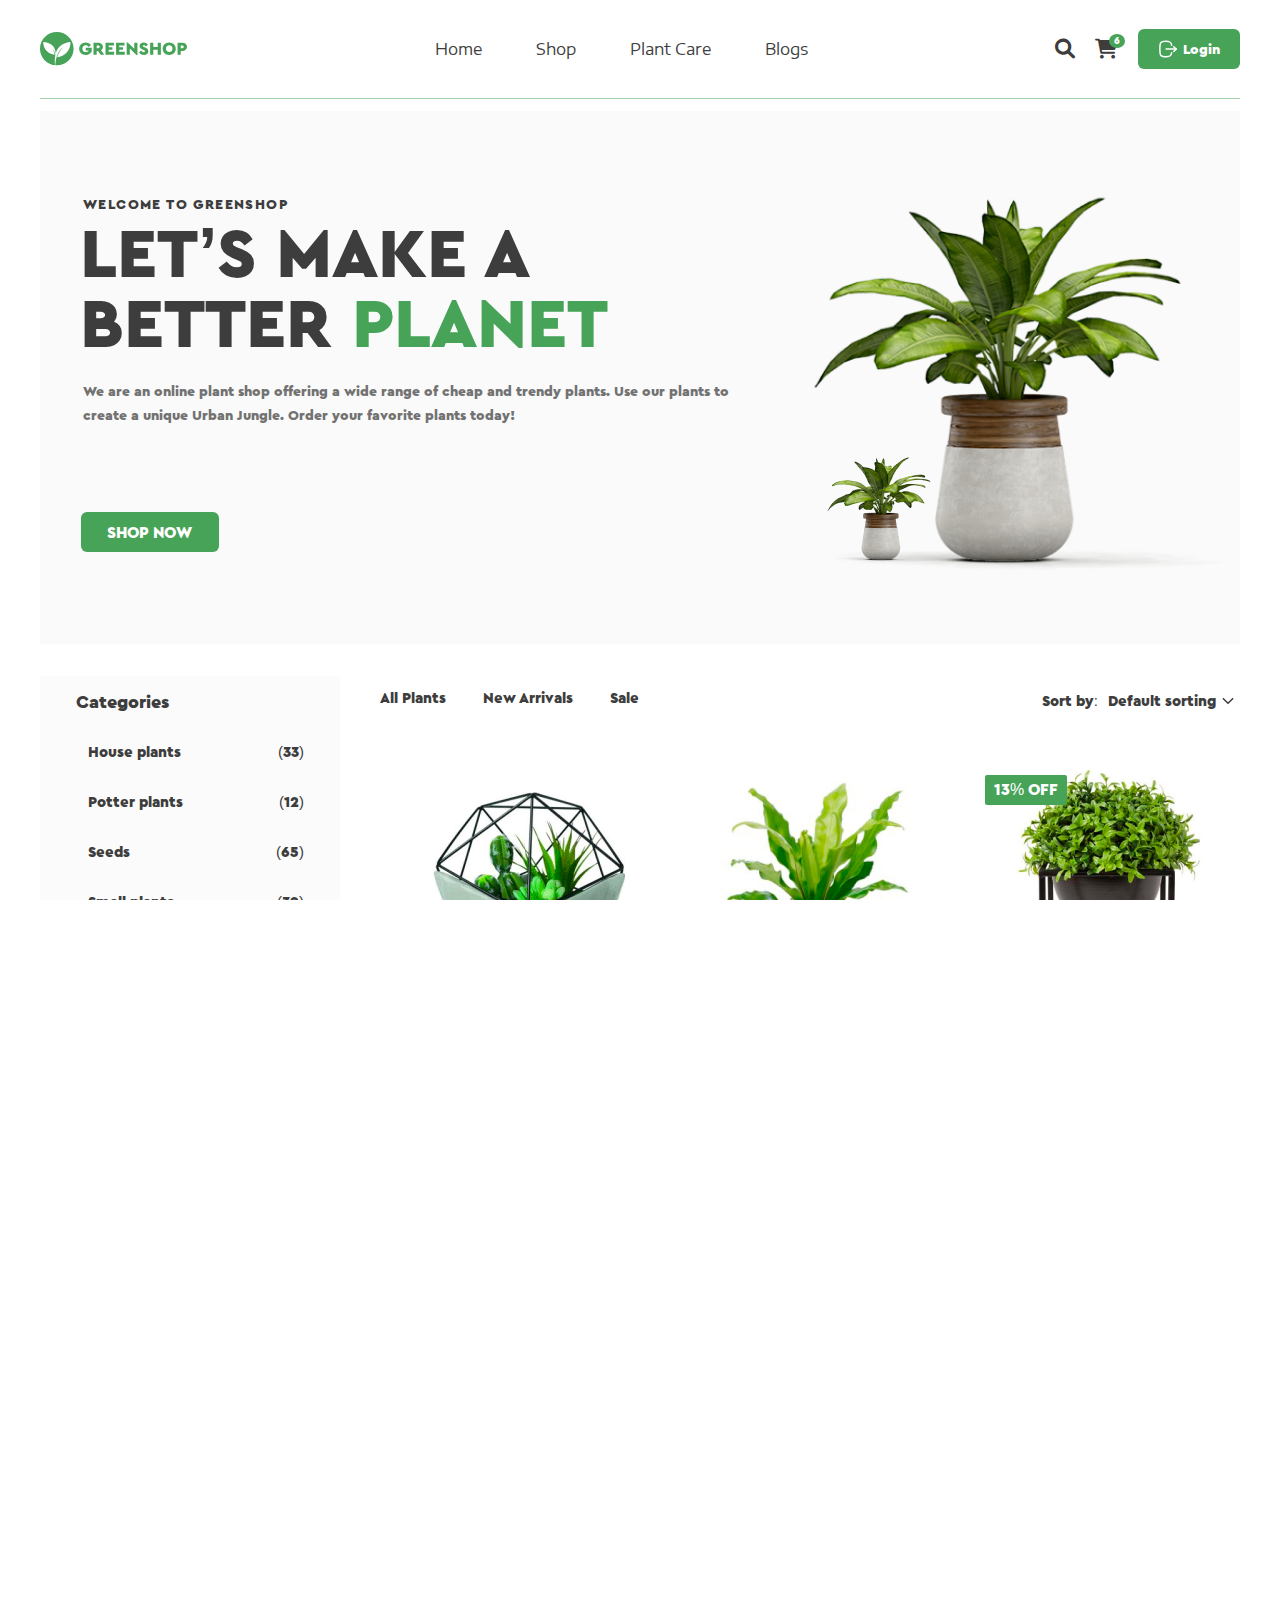
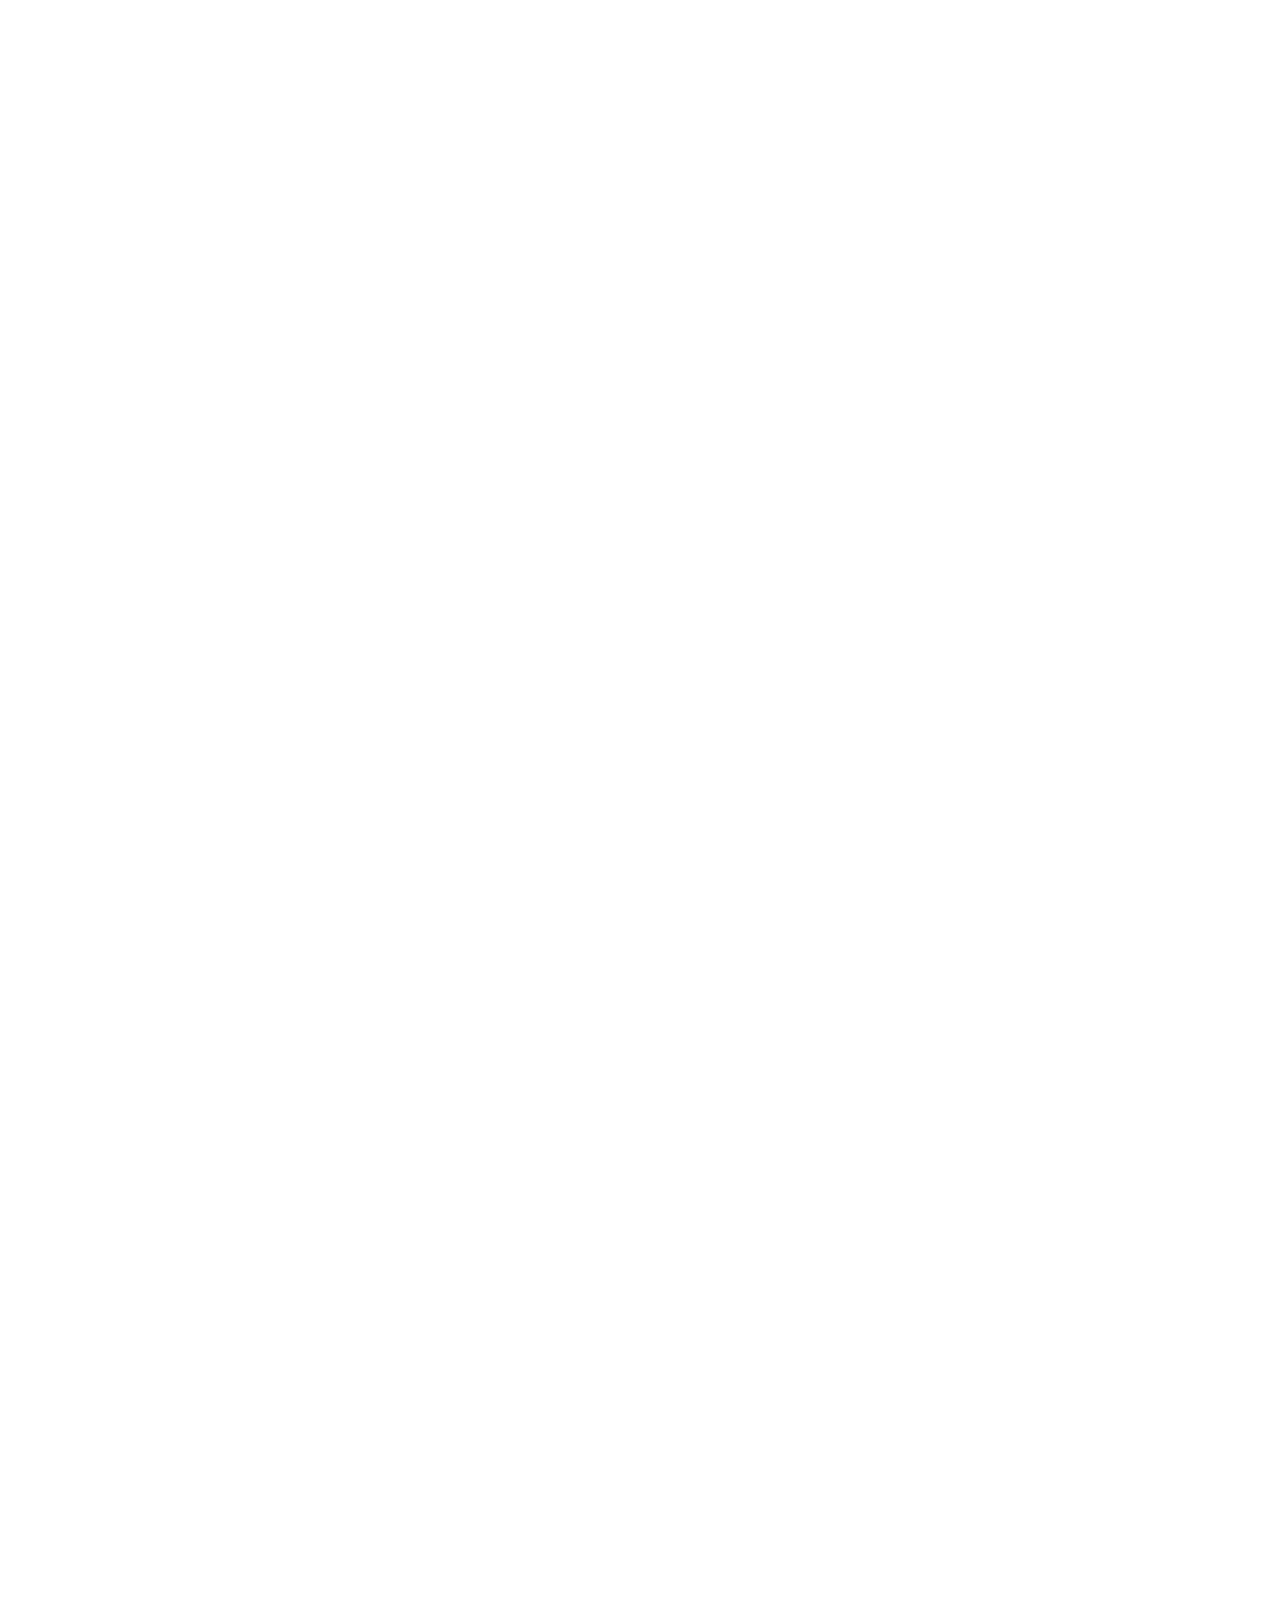
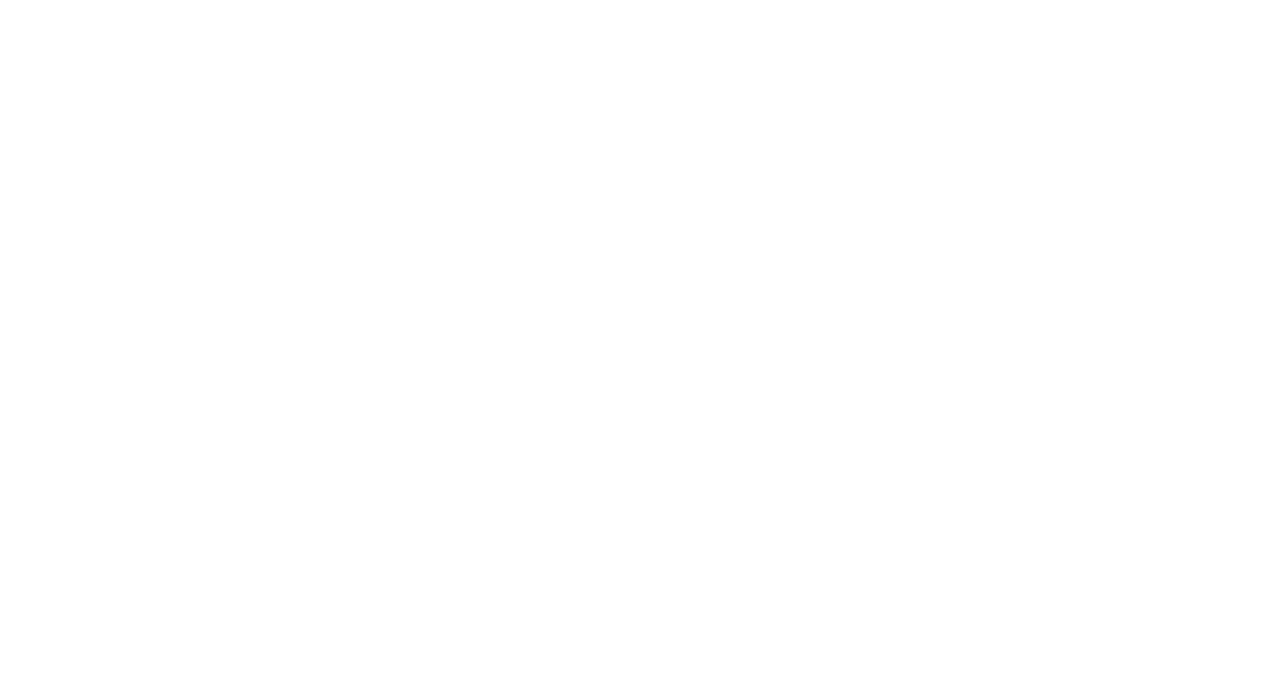
<file: hw13/index.html>
<!DOCTYPE html>
<html lang="en">
<head>
    <meta charset="UTF-8">
    <meta name="viewport" content="width=device-width, initial-scale=1.0">
    <link rel="preconnect" href="https://fonts.googleapis.com">
<link rel="preconnect" href="https://fonts.gstatic.com" crossorigin>
<link href="https://fonts.googleapis.com/css2?family=Encode+Sans+Expanded:wght@100;200;300;400;500;600;700;800;900&display=swap" rel="stylesheet">
<link rel="stylesheet" href="https://cdnjs.cloudflare.com/ajax/libs/font-awesome/6.0.0-beta3/css/all.min.css">
    <link rel="stylesheet" href="./style/reset.css">
    <link rel="stylesheet" href="./style/style.css">
    <title>Greenshop</title>
</head>

<body>
    <div id="preloader">
        <div class="spinner"></div>
    </div>
    <header class="header-top">
        <div class="flex-container">
            <div class="logo">
                <img src="./img/logo.svg" alt="logo" class="logo-img">     
            </div>


            <nav class="nav">
                <ul class="nav-list">
                    <li class="nav-item"><a href="#" class="nav-link">Home</a></li>
                    <li class="nav-item"><a href="#" class="nav-link">Shop</a></li>
                    <li class="nav-item dropdown-container">
                        <a href="#" class="nav-link">Plant Care</a>
                        <span class="green-line"></span>
                        <ul class="dropdown-list">
                            <li class="dropdown-item"><a href="#">Drainage</a></li>
                            <li class="dropdown-item"><a href="#">Fungicides</a></li>
                            <li class="dropdown-item"><a href="#">Fertilizer</a></li>
                            <li class="dropdown-item priming">
                                <a href="#">Priming <span class="arrow">&lt;</span></a>
                                <ul class="double-dropdown">
                                    <li class="double-li"><a href="#">Universal</a></li>
                                    <li class="double-li"><a href="#">For Ficus</a></li>
                                    <li class="double-li"><a href="#">For Cacti</a></li>
                                    <li class="double-li"><a href="#">For Citrus</a></li>
                                    <li class="double-li"><a href="#">For those in bloom</a></li>
                                    <li class="double-li"><a href="#">For Orchids</a></li>
                                </ul>
                            </li>
                        </ul>
                    </li>
                    <li class="nav-item"><a href="#" class="nav-link">Blogs</a></li>
                </ul>
            
            </nav>

            <div class="right-icons">
                <a href="#" class="search-icon">
                    <i class="fas fa-search"></i>
                </a>
                <div class="cart-container">
                    <a href="#" class="cart-icon">
                        <i class="fas fa-shopping-cart"></i> 
                    </a>
                    <span class="cart-count">6</span>
                </div>


            <input type="checkbox" id="modalToggle" class="modal-toggle">
            <label for="modalToggle" class="login-btn">
                <img src="./img/icon.svg" alt="icon" class="login-icon">
                <span class="login-text">Login</span>
            </label> 

<div class="modal">
    <div class="modal-content">
     
        <label for="modalToggle" class="close-btn">&times;</label>
        <div class="title-container">
            <h2 class="title-item">Login</h2>
            <div class="line-between"></div>
            <h2 class="title-item register">Register</h2>
        </div>
        <p class="form-enter">Enter your email and password to register</p>
    
        <form action="#">
            <div class="input-container">
            <input type="text" class="input" placeholder="Username" required>
            </div>
            <div class="input-container">
            <input type="email" class="input" placeholder="Enter your email" required>
            </div>
            <div class="input-container password">
            <input type="password" class="input" placeholder="Password" required>
            <img src="./img/hide.svg" alt="Password icon" class="password-icon">
            </div>
            <div class="input-container">
            <input type="password" class="input" placeholder="Confirm Password" required>
            </div>
            <button type="submit" class="register-btn">Register</button>
        </form>

         <div class="line-container">
        <div class="line-first"></div>
        <div class="text">Or register with</div>
        <div class="line-second"></div>
    </div>

        <button class="web">
            <img src="./img/google.png" alt="Google Icon"> 
            <span class="web-text">Continue with Google</span>
        </button>
        <button class="web">
            <img src="./img/facebook.png" alt="Facebook Icon"> 
            <span class="web-text">Continue with Facebook</span>
        </button>
    </div>
</div>     
</div>
</div>
</header>
   
    <section class="main-banner">
        <div class="banner-content">
            <p class="banner-subtitle">Welcome to GreenShop</p>
            <h1 class="banner-title">Let’s Make a Better <span class="green-text">Planet</span></h1>
            <p class="banner-description">
                We are an online plant shop offering a wide range of cheap and trendy plants.
                Use our plants to create a unique Urban Jungle. Order your favorite plants today!
            </p>
            <div class="banner-btn-container">
                <a href="#" class="banner-btn">SHOP NOW</a>
            </div>
        </div>
        <div class="banner-images">
            <div class="small-pot">
                <img src="./img/small_pot.png" alt="Small plant pot" />
            </div>
            <div class="large-pot">
                <img src="./img/large_pot.png" alt="Large plant pot" />
            </div>
        </div>
    </section>
    
    <div class="container-main">
        <aside class="sidebar">
            <div class="main-content">
                <h6 class="sidebar-title">Categories</h6>
                <ul class="sidebar-list">
                    <li class="sidebar-item">
                        <a href="#" class="sidebar-link">
                            <span class="category-name">House plants</span>
                            <span class="category-count">(33)</span>
                        </a>
                    </li>
                    <li class="sidebar-item">
                        <a href="#" class="sidebar-link">
                            <span class="category-name">Potter plants</span>
                            <span class="category-count">(12)</span>
                        </a>
                    </li>
                    <li class="sidebar-item">
                        <a href="#" class="sidebar-link">
                            <span class="category-name">Seeds</span>
                            <span class="category-count">(65)</span>
                        </a>
                    </li>
                    <li class="sidebar-item">
                        <a href="#" class="sidebar-link">
                            <span class="category-name">Small plants</span>
                            <span class="category-count">(39)</span>
                        </a>
                    </li>
                    <li class="sidebar-item">
                        <a href="#" class="sidebar-link">
                            <span class="category-name">Big plants</span>
                            <span class="category-count">(23)</span>
                        </a>
                    </li>
                    <li class="sidebar-item">
                        <a href="#" class="sidebar-link">
                            <span class="category-name">Succulents</span>
                            <span class="category-count">(17)</span>
                        </a>
                    </li>
                    <li class="sidebar-item">
                        <a href="#" class="sidebar-link">
                            <span class="category-name">Terrariums</span>
                            <span class="category-count">(19)</span>
                        </a>
                    </li>
                    <li class="sidebar-item">
                        <a href="#" class="sidebar-link">
                            <span class="category-name">Gardening</span>
                            <span class="category-count">(13)</span>
                        </a>
                    </li>
                    <li class="sidebar-item">
                        <a href="#" class="sidebar-link">
                            <span class="category-name">Accessories</span>
                            <span class="category-count">(18)</span>
                        </a>
                    </li>
                </ul>
            </div>

          
            <div class="price-filter">
                <h6 class="range-title">Price Range</h6>
                <div class="range-slider">
                    <input type="range" min="39" max="1230" value="300" class="price-range" id="range-left">
                    <input type="range" min="39" max="1230" value="900" class="price-range" id="range-right">
                    <div class="slider-track"></div>
                </div>
                    <div class="price-display">
                        <span class="price-label">Price:</span>
                        <span class="price-value">$39 — $1230</span>          
                </div>
                    <button class="filter-btn">Filter</button>
                </div>
            

            <div class="size-main">
                <h6 class="sidebar-title">Size</h6>
                <ul class="sidebar-list">
                    <li class="sidebar-item">
                        <a href="#" class="sidebar-link">
                            <span class="category-name">Small</span>
                            <span class="category-count">(119)</span>
                        </a>
                    </li>
                    <li class="sidebar-item">
                        <a href="#" class="sidebar-link">
                            <span class="category-name">Medium</span>
                            <span class="category-count">(86)</span>
                        </a>
                    </li>
                    <li class="sidebar-item">
                        <a href="#" class="sidebar-link">
                            <span class="category-name">Large</span>
                            <span class="category-count">(78)</span>
                        </a>
                    </li>
                </ul>
            </div>

            <div class="super-sale-banner">
                <div class="sale-header">
                    <img src="./img/super_sale.png" alt="Super Sale" class="sale-header-img">
                </div>
                <div class="sale-content">
                    <div class="sale-text">
                        <p class="sale-title">UP TO 75% OFF</p>
                    </div>
                    <div class="sale-image">
                        <img src="./img/super_pot.png" alt="Plant in Pot" class="sale-pot-img">
                    </div>
                </div>
                <div class="sale-badges">
                    <img src="./img/rectangle_mini.png" alt="Badge Top left" class="badge-top-left">
                    <img src="./img/rectangle.png" alt="Badge Bottom Right" class="badge-bottom-right">
                </div>
            </div>
        </aside>

        <div class="main-content-container">
            <div class="product-header">  
                <div class="filter-container">
                    <a href="#" class="filter-link">All Plants</a>
                    <a href="#" class="filter-link">New Arrivals</a>
                    <a href="#" class="filter-link">Sale</a>
                </div>
                <div class="sort-container">
                    <label for="sort-select" class="sort-label">Sort by:</label>
                    <select id="sort-select" class="sort-select">
                        <option value="default">Default sorting</option>
                        <option value="price-low-high">Price: Low to High</option>
                        <option value="price-high-low">Price: High to Low</option>
                        <option value="newest">Newest</option>
                        <option value="best-sellers">Best Sellers</option>
                    </select>
                </div>
            </div>
           
            
            <div class="container-main">
                <div class="main-content-container">         
            <ul class="product-list">
                <li class="product-item-wrapper">
                    <div class="product-item">
                       <a href="#" class="product-link">
                            <img src="./img/daisy_01.png" alt="Barberton Daisy" class="product-img">
                        </a>
               </div>
                    <h6 class="product-name">Barberton Daisy</h6>
                    <span class="product-price">$119.00</span>
                    </li>
             
                <li class="product-item-wrapper">
                    <div class="product-item">
                        <a href="#" class="product-link">
                            <img src="./img/begonia_02.png" alt="Angel Wing Begonia" class="product-img">
                        </a>
                        <div class="icon-container">
                            <a href="#" class="basket"><i class="fas fa-shopping-cart"></i></a>
                            <a href="#"><i class="fa-regular fa-heart"></i></a>
                            <a href="#"><i class="fas fa-search"></i></a>
                        </div>
                
                    </div>
                    <h6 class="product-name">Angel Wing Begonia</h6>
                    <span class="product-price">$169.00</span>
                </li>

                <li class="product-item-wrapper african-violet">
                    <div class="product-item">
                        <a href="#" class="product-link">
                            <img src="./img/violet_03.png" alt="African Violet" class="product-img">
                        </a> 
                        <div class="product-overlay">   </div>
                        <div class="discount-badge">13% OFF</div>
                    </div>   
                    <h6 class="product-name">African Violet</h6>
                    <div class="product-price">
                        <span class="current-price">$199.00 </span>
                            <span class="old-price">$229.00 </span>
                   </div>
                </li>

                <li class="product-item-wrapper">
                    <div class="product-item">
                        <a href="#" class="product-link">
                            <img src="./img/lily_04.png" alt="Beach Spider Lily" class="product-img">
                        </a>
                    </div>
                    <h6 class="product-name">Beach Spider Lily</h6>
                    <span class="product-price">$129.00</span>
                </li>

                <li class="product-item-wrapper">
                    <div class="product-item">
                        <a href="#" class="product-link">
                            <img src="./img/blushing_05.png" alt="Blushing Bromeliad" class="product-img">
                        </a>
                    </div>
                    <h6 class="product-name">Blushing Bromeliad</h6>
                    <span class="product-price">$139.00</span>
                </li>
            
                <li class="product-item-wrapper">
                    <div class="product-item">
                        <a href="#" class="product-link">
                            <img src="./img/aluminum_06.png" alt="Aluminum Plant" class="product-img">
                        </a>
                    </div>
                    <h6 class="product-name">Aluminum Plant</h6>
                    <span class="product-price">$179.00</span>
                </li>

                <li class="product-item-wrapper">
                    <div class="product-item">
                        <a href="#" class="product-link">
                            <img src="./img/fern_07.png" alt="Bird's Nest Fern" class="product-img">
                        </a>
                    </div>
                    <h6 class="product-name">Bird's Nest Fern</h6>
                    <span class="product-price">$99.00</span>
                </li>  
                <li class="product-item-wrapper">
                    <div class="product-item">
                        <a href="#" class="product-link">
                            <img src="./img/broadleaf_08.png" alt="Broadleaf Lady Palm" class="product-img">
                        </a>
                    </div>
                    <h6 class="product-name">Broadleaf Lady Palm</h6>
                    <span class="product-price">$59.00</span>
                </li>  
                <li class="product-item-wrapper">
                    <div class="product-item">
                        <a href="#" class="product-link">
                            <img src="./img/evergreen_09.png" alt="Chinese Evergreen" class="product-img">
                        </a>
                    </div>
                    <h6 class="product-name">Chinese Evergreen</h6>
                    <span class="product-price">$39.00</span>
                </li>  
            </ul>
            <ul class="pagination-list">
                <li class="pagination-item"><a href="#" class="product-page">1</a></li>
                <li class="pagination-item"><a href="#" class="product-page">2</a></li>
                <li class="pagination-item"><a href="#" class="product-page">3</a></li>
                <li class="pagination-item"><a href="#" class="product-page">4</a></li>
                <li class="pagination-item"><a href="#" class="product-page">&gt;</a></li>
            </ul>
        </div>
            </div>
            </div>
        </div>



        <section class="styling-trends">
            <div class="trend-item">
                <div class="trend-image">
                    <img src="./img_2/summer_cactus.svg" alt="Summer Cactus & Succulents">
                </div>
                <div class="trend-text">
                    <h2>SUMMER CACTUS & SUCCULENTS</h2>
                    <p>We are an online plant shop offering a wide range of cheap and trendy plants.</p>
                    <a href="#" class="find-more-btn">Find More</a>
                </div>
            </div>
        
            <div class="trend-item">
                <div class="trend-image">
                    <img src="./img_2/styling-trends.svg" alt="Styling Trends & much more">
                </div>
                <div class="trend-text">
                    <h2>STYLING TRENDS<br> & MUCH MORE</h2>
                    <p>We are an online plant shop offering a wide range of cheap and trendy plants.</p>
                    <a href="#" class="find-more-btn">Find More</a>
                </div>
            </div>
        </section>




        <section class="blog-posts">
            <h2>Our Blog Posts</h2>
            <p class="blog-subtitle">We are an online plant shop offering a wide range of cheap and trendy plants.</p>
            <div class="blog-container">
                <div class="blog-item">
                    <img src="./img_2/cacti12.jpg" alt="Cactus & Succulent Care Tips">
                    <div class="blog-info">
                        <p class="blog-date">September 12 | Read in 6 minutes</p>
                        <h3>Cactus & Succulent Care Tips</h3>
                        <p class="blog-description">Cacti and succulents are easy care plants for any home or patio.</p>
                        <a href="#" class="blog-read-more">Read More</a>
                    </div>
                </div>
        
                <div class="blog-item">
                    <img src="./img_2/basket13.jpg" alt="Top 10 Succulents for Your Home">
                    <div class="blog-info">
                        <p class="blog-date">September 13 | Read in 2 minutes</p>
                        <h3>Top 10 Succulents for Your Home</h3>
                        <p class="blog-description">Best in hanging baskets. Prefers medium to high light.</p>
                        <a href="#" class="blog-read-more">Read More</a>
                    </div>
                </div>
        
                <div class="blog-item">
                    <img src="./img_2/cacti15.jpg" alt="Cacti & Succulent Care Tips">
                    <div class="blog-info">
                        <p class="blog-date">September 15 | Read in 3 minutes</p>
                        <h3>Cacti & Succulent Care Tips</h3>
                        <p class="blog-description">Cacti and succulents thrive in containers and because most are...</p>
                        <a href="#" class="blog-read-more">Read More</a>
                    </div>
                </div>
        
                <div class="blog-item">
                    <img src="./img_2/room.jpg" alt="Best Houseplants Room By Room">
                    <div class="blog-info">
                        <p class="blog-date">September 15 | Read in 2 minutes</p>
                        <h3>Best Houseplants Room By Room</h3>
                        <p class="blog-description">The benefits of houseplants are endless. In addition to...</p>
                        <a href="#" class="blog-read-more">Read More</a>
                    </div>
                </div>
            </div>
        </section>







 <footer class ="footer">
    <div class="footer-services">
        <div class="footer-section garden care">
            <img src="./img/garden-care.png" alt="Garden Care" class="footer-icon">
            <h3 class="footer-heading">Garden Care</h3>
            <p class="footer-text">We are an online plant shop offering a wide range of cheap and trendy plants.</p>
        </div> 

        <div class="vertical-line"></div>
        <div class="footer-section">
            <img src="./img/plant_renovation.png" alt="Plant Renovation" class="footer-icon">
            <h3 class="footer-heading">Plant Renovation</h3>
            <p class="footer-text">We are an online plant shop offering a wide range of cheap and trendy plants.</p>
        </div>

        <div class="vertical-line"></div>
        <div class="footer-section">
            <img src="./img/watering_garden.png" alt="Watering Garden" class="footer-icon">
            <h3 class="footer-heading">Watering Garden</h3>
            <p class="footer-text">We are an online plant shop offering a wide range of cheap and trendy plants.</p>
        </div>

        <div class="newsletter">
            <h3 class="footer-would">Would you like to join newsletters?</h3>
            <form action="#">
                <div class="input-join">
                <input type="email" class="newsletter-input" placeholder="enter your email address..." required>
                <button type="submit" class="newsletter-btn">Join</button>
                </div>
            </form>
            <div class="newsletter-description"></div>
            <p class="newsletter-text">We usually post offers and challenges in newsletter. We’re your online houseplant destination. We offer a wide range of houseplants and accessories shipped directly from our (green) house to yours! </p>
        </div>
    </div>
    <div class="footer-container">
        <div class="footer-top">
            <img src="./img/logo.svg" alt="Greenshop" class="footer-logo">
            <div class="footer-location">
                <span class="location-icon"><i class="fas fa-map-marker-alt"></i></span>
                <p class="footer-address">70 West Buckingham Ave.<br>Farmingdale, NY 11735</p>
        </div>
        <div class="footer-tick">
            <span class="tick-icon"><i class="fas fa-envelope"></i></span>
    <p class="footer-contact">contact@greenshop.com</p>
        </div>
        <div class="footer-phone">
            <span class="phone-icon"><i class="fas fa-phone-alt"></i></span>
            <p class="footer-mobile">+88 01911 717 490</p>
        </div>
        </div>
    </div>


        <div class="footer-menus">
            <div class="footer-menu">
            <h4>My Account</h4>
            <ul>
                <li><a href="#">My Account</a></li>
                <li><a href="#">Our Stores</a></li>
                <li><a href="#">Contact Us</a></li>
                <li><a href="#">Career</a></li>
                <li><a href="#">Specials</a></li>
            </ul>
        </div>
        <div class="footer-menu">
            <h4>Help & Guide</h4>
            <ul>
                <li><a href="#">Help Center</a></li>
                <li><a href="#">How to Buy</a></li>
                <li><a href="#">Shipping & Delivery</a></li>
                <li><a href="#">Product Policy</a></li>
                <li><a href="#">How to Return</a></li>
            </ul>
        </div>
        <div class="footer-menu">
            <h4>Categories</h4>
            <ul>
                <li><a href="#">House Plants</a></li>
                <li><a href="#">Potter Plants</a></li>
                <li><a href="#">Seeds</a></li>
                <li><a href="#">Small Plants</a></li>
                <li><a href="#">Accessories</a></li>
            </ul>
        </div>
        <div class="footer-social">
            <h4 class="social">Social Media</h4>
           <div class="social-icons">
        <a href="#"><i class="fab fa-facebook-f"></i></a>
        <a href="#"><i class="fab fa-instagram"></i></a>
        <a href="#"><i class="fab fa-twitter"></i></a>
        <a href="#"><i class="fab fa-linkedin-in"></i></a>
        <a href="#"><i class="fab fa-youtube"></i></a>
    </div>
            <h4 class="accept">We Accept</h4>
            <div class="payment-icons">
                <img src="./img/paypal.svg" alt="Paypal">
                <img src="./img/visa.svg" alt="Visa">
                <img src="./img/mastercard.svg" alt="Mastercard">
                <img src="./img/american-express.svg" alt="Amex">
            </div>
            </div>
        </div>
    <div class="footer-bottom">
        <p class="footer-copyright">© 2021 Greenshop. All Rights Reserved.</p>
    </div>

 </footer>

 <script>
    window.addEventListener('load', function () {
        document.body.classList.add('loaded');
    });
</script>

</body>
</html>
</file>
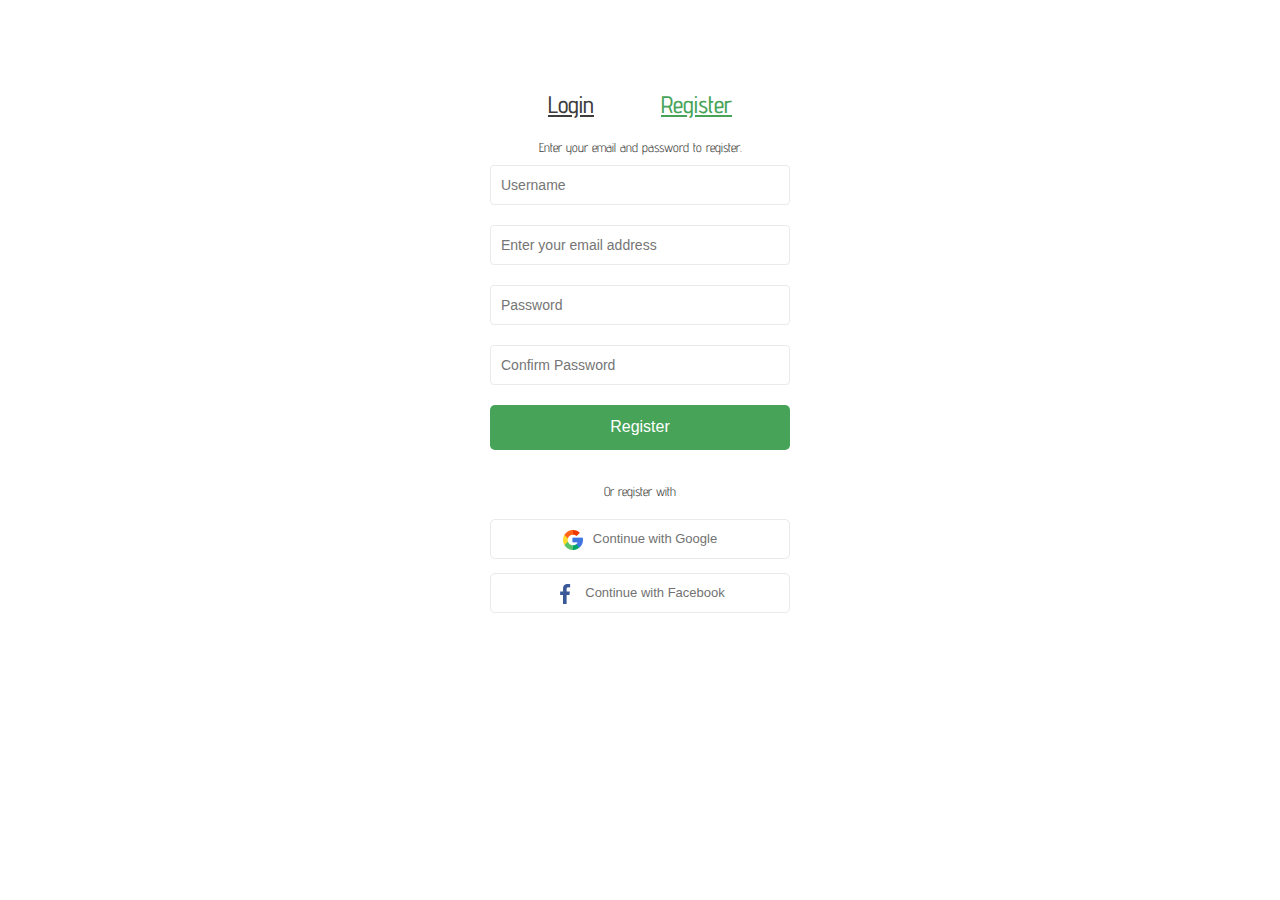
<file: hw3/index.html>
<!DOCTYPE html>
<html lang="en">
  <head>
    <meta charset="UTF-8" />
    <link rel="preconnect" href="https://fonts.googleapis.com" />
    <link rel="preconnect" href="https://fonts.gstatic.com" crossorigin />
    <link
      href="https://fonts.googleapis.com/css2?family=Advent+Pro:ital,wght@0,100..900;1,100..900&display=swap"
      rel="stylesheet"
    />
    <meta name="viewport" content="width=device-width, initial-scale=1.0" />
    <title>Registration</title>

    <style>
      body {
        max-width: 500px;
        margin: auto;
        padding: 70px;
        text-align: center;
        font-family: "Advent Pro", sans-serif;
      }
      .login {
        margin: 30px;
        color: #3d3d3d;
        font-weight: 500;
        font: 20px;
        line-height: 16px;
      }

      .registtop {
        margin: 30px;
        color: #46a358;
        font-weight: 500;
        font: 20px;
        line-height: 16px;
      }

      .enter {
        margin: 10px;
        color: #3d3d3d;
        font-weight: 400;
        font-size: 13px;
        line-height: 16px;
      }
      .input,
      .register,
      .web {
        width: 300px;
        box-sizing: border-box;
      }

      .input {
        height: 40px;
        padding: 0 10px;
        margin-bottom: 20px;
        border: none;
        border-radius: 4px;
        border: 1px solid #eaeaea;
        font-weight: 400;
        font-size: 14px;
        line-height: 16px;
      }

      .register {
        height: 45px;
        font-size: 16px;
        margin-bottom: 20px;
        border: none;
        border-radius: 5px;
        background-color: #46a358;
        color: #ffffff;
        cursor: pointer;
      }

      .register_with {
        font-weight: 400;
        color: #3d3d3d;
        font-size: 13px;
        line-height: 16px;
      }

      .web {
        height: 40px;
        margin: 7px;
        padding: 10px;
        border: 1px solid #eaeaea;
        border-radius: 5px;
        background-color: #ffffff;
        color: #727272;
        font-weight: 500;
        font-size: 13px;
        line-height: 16px;
      }

      .web img {
        margin-right: 10px;
        height: 20px;
        vertical-align: middle;
      }
    </style>
  </head>
  
  <body>
    <h2>
      <a href="#" class="login">Login</a>
      <a href="#" class="registtop">Register</a>
    </h2>
    <p class="enter">Enter your email and password to register.</p>

    <form action="#">
      <input type="text" class="input" placeholder="Username" />
      <input
        type="email"
        class="input"
        placeholder="Enter your email address"
      />
      <input type="password" class="input" placeholder="Password" />
      <input type="password" class="input" placeholder="Confirm Password" />
      <button type="submit" class="register">Register</button>
    </form>

    <p class="register_with">Or register with</p>

    <button class="web">
      <img src="./img/google.png" alt="logo google" />Continue with Google
    </button>
    <button class="web">
      <img src="./img/facebook.png" alt="logo facebook" />Continue with Facebook
    </button>
  </body>
</html>
</file>
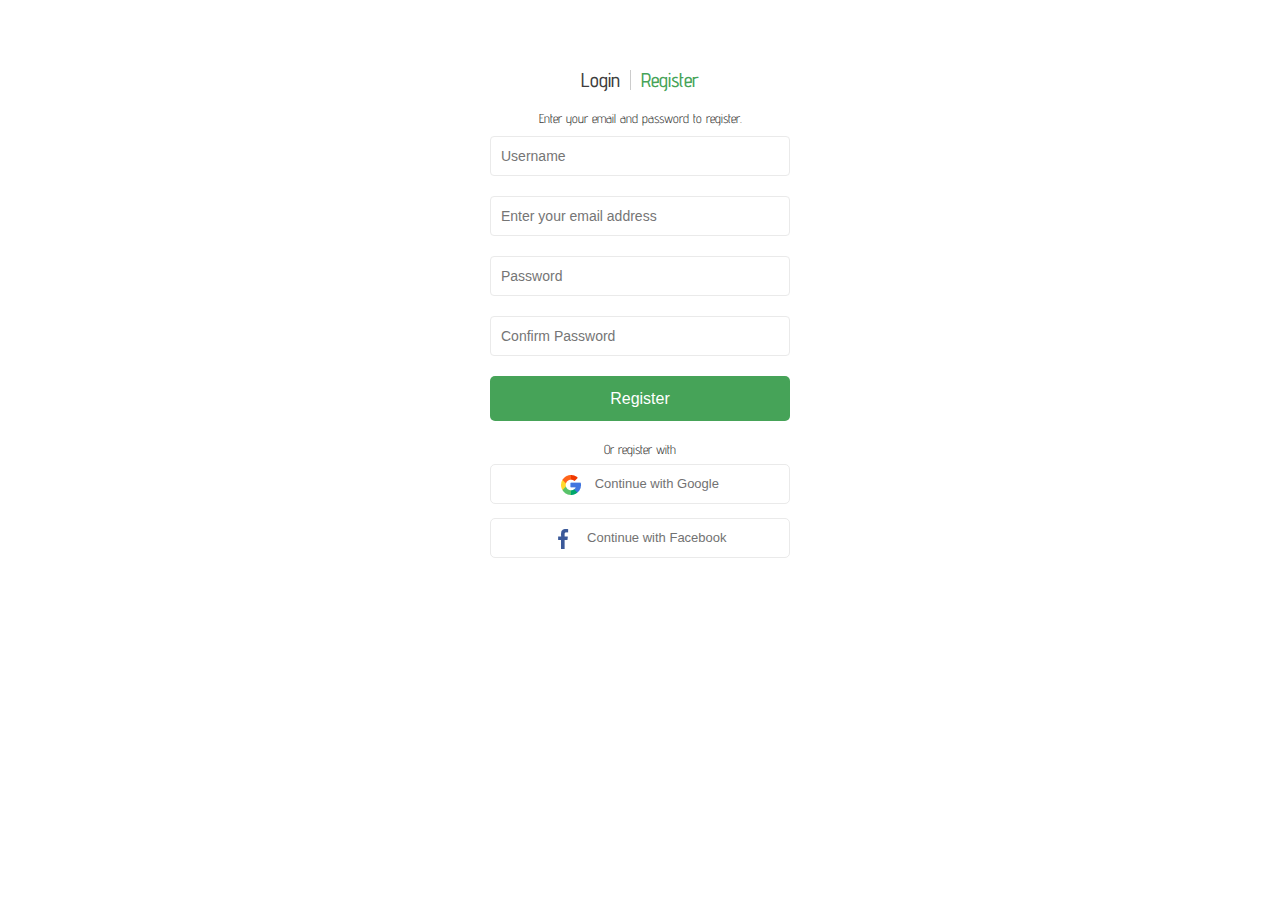
<file: hw4/index.html>
<!DOCTYPE html>
<html lang="en">
  <head>
    <meta charset="UTF-8" />
    <link rel="preconnect" href="https://fonts.googleapis.com" />
    <link rel="preconnect" href="https://fonts.gstatic.com" crossorigin />
    <link href="https://fonts.googleapis.com/css2?family=Advent+Pro:ital,wght@0,100..900;1,100..900&display=swap"
      rel="stylesheet">
    <meta name="viewport" content="width=device-width, initial-scale=1.0" />
    <link rel="stylesheet" href="./style/reset.css" >
    <link rel="stylesheet" href="./style/style.css" >
    <title>Register Form</title>   
  </head>

  <body>
    <h2>
      <a href="#" class="login">Login</a>
      <span class="division"></span>
      <a href="#" class="registtop">Register</a>
    </h2>
    <p class="enter">Enter your email and password to register.</p>

    <form action="#">
      <input type="text" class="input" placeholder="Username" />
      <input type="email" class="input" placeholder="Enter your email address"/>
      <input type="password" class="input" placeholder="Password" />
      <input type="password" class="input" placeholder="Confirm Password" />
      <button type="submit" class="register">Register</button>
    </form>

    <p class="register_with">Or register with</p>

    <button class="web">
      <img src="./img/google.png" alt="logo google"> Continue with Google
    </button>
    <button class="web">
      <img src="./img/facebook.png" alt="logo facebook"> Continue with Facebook
    </button>
  </body>
</html>
</file>
<file: css/style.css>
body {
  max-width: 500px;
  margin: auto;
  padding: 70px;
  text-align: center;
  font-family: "Advent Pro", sans-serif;
}

h2 {
  display: flex;
  justify-content: center;
  align-items: center;
  gap: 10px;
  margin-bottom: 20px;
}

.login,
.registtop{
  color: #3d3d3d;
  font-weight: 500;
  font-size: 20px;
  line-height: 16px;
  text-decoration: none;
  
}

.registtop{
  color: #46a358;
}

.division{
  display: inline-block;
  width: 1px;
  height: 20px;
  background-color: #ccc;

}

.enter{
  margin: 10px;
  color: #3d3d3d;
  font-weight: 400;
  font-size: 13px;
  line-height: 16px;
}

.input,
.register,
.web {
  width: 300px;
  box-sizing: border-box;
}

.input{
  height: 40px;
  padding: 0 10px;
  margin-bottom: 20px;
  border: none;
  border-radius: 4px;
  border: 1px solid #eaeaea;
  font-weight: 400;
  font-size: 14px;
  line-height: 16px;
}

.register{
  height: 45px;
  font-size: 16px;
  margin-bottom: 20px;
  border: none;
  border-radius: 5px;
  background-color: #46a358;
  color: #fff;
  cursor: pointer;
}

.register_with{
  font-weight: 400;
  color: #3d3d3d;
  font-size: 13px;
  line-height: 16px;
}

.web{
  height: 40px;
  margin: 7px;
padding: 10px;
border: 1px solid #eaeaea;
border-radius: 5px;
background-color: #fff;
color: #727272;
font-weight: 500;
font-size: 13px;
line-height: 16px;
}

.web img{
  margin-right: 10px;
  height: 20px;
  vertical-align: middle;
}
</file>
<file: hw1/style/style.css>
body {
    font-family: Arial, Helvetica, sans-serif;
    background-color: #FFFFFF;
    margin: 0;
    padding: 0;
    line-height: 1.5;
}

.container{
    max-width: 800px;
    margin: auto;
    padding: 10px;

}
.profile-photo {
    width: 250px;
    height: 250px;
    border-radius: 50%;
    object-fit: cover;
}

header{

    text-align: center;
    color: #3D3D3D;
    margin-bottom: 30px;
}

header h1{
    margin-bottom: 30px;
    color:#3D3D3D;
}

section {
    margin-bottom: 15px;
}

section h2{
    background:#3D3D3D;
    font-size: 20px;
    color: #FFFFFF;
    padding: 8px;
    margin-bottom: 8px;
}

section ul li{
    margin-bottom: 10px;
    text-decoration: none;
   
}

section ul li h3{
    margin-bottom: 5px;
}

footer{
    color: #fff;
    padding: 20px;
    margin-top: 20px;
    text-align: left;
}

.social-media {
    text-align: left; 
}

.social-media ul {
    padding: 0;
    list-style: none;
    display: flex;
    justify-content: flex-start;
    gap: 15px;
}

.social-media a {
    color:  #444440;
    font-size: 18px;
    text-decoration: none;
    transition: color 0.5s ease;
}

.social-media a:hover {
    color: #ddd;
}
</file>
<file: hw10/style/style.css>
@font-face {
    font-family: 'Cera Pro';
    src: url('../fonts/Cera-Pro-Black-Demo.woff') format('woff');
    font-weight: 400;
    font-style: normal;
}

@font-face {
    font-family: 'Cera Pro-Black';
    src: url('../fonts/Cera-Pro-Bold-Demo.woff') format('woff');
    font-weight: 700;
    font-style: normal;
}



body {
    font-family: 'Cera Pro', sans-serif;
    font-weight: normal;
    background-color: #fff;
    margin: 0 auto;
    width: 100%;
    max-width: 1200px;
}



.flex-container {
    display: flex;
    justify-content: space-between;
    align-items: center;
    flex-wrap: nowrap;
   
}

.header {
    background-color: #fff;
    padding: 25px 0;
    border-bottom: 1px solid rgba(70, 163, 88, 0.5);
}

.logo{
    flex-shrink: 0;
}

.logo-img {
    height: 34.4px;
}


.nav{
    flex-grow: 1;
    text-align: center;   
}


.nav-list {
    font-family: 'Encode Sans Expanded', sans-serif;
    font-size: 16px;
    font-weight: 400;
    line-height: 20px;
    list-style: none;
    display: inline-flex;
    gap: 40px;
    position: relative;
  

}

.nav-item{
    position: relative;

}

.nav-item .green-line {
    display: block;
    width: 100%;
    height: 3px;
    background-color: transparent;
    transition: background-color 0.3s ease;
    position: absolute;
    bottom: 0;
    left: 0;
}

.nav-item:hover .dropdown-list {
    display: block;
}



.nav-link {
    position: relative; 
    text-decoration: none;
    color:#3D3D3D;
    padding: 6px;
    display: block;
   
}


.nav-link::after {
    content: '';
    position: absolute;
    top: 60px; 
    left: 0;
    width: 100%;
    height: 3px;
    background-color: transparent;
    transition: background-color 0.3s ease;
}

.nav-item:hover .nav-link {
    font-weight: 700; 
    color: #3D3D3D; 
}

.nav-item:hover .nav-link::after {
    background-color: #46A358;  
    
}

.dropdown-list{
    position:absolute;
    top: 33px;
    left: -50px;
    right: -10px;
    width: 200px;
    padding: 10px;
    list-style: none;
   z-index: 1;
    display: none;
   
}
.nav-item:hover .dropdown-list {
    display: block;
    
}
.nav-item:hover .green-line,
.nav-item:hover .dropdown-list {
    background-color: transparent;
}

.nav-item .nav-link {
    position: relative;
    text-decoration: none;
    color: #3D3D3D;
    padding: 7px;
    display: block;
}



.dropdown-item {
    position: relative;
    top: 32px; 
    background: rgba(237, 246, 238, 1);  
}


.dropdown-item a {
    padding: 10px 13px;
    color: #3d3d3d;
    font-weight: 400;
    display: flex;
    justify-content: space-between;
    text-decoration: none;
    background-color: transparent;
    white-space: nowrap;

}

.dropdown-item:hover a {
    background: #1A712A;
    color: #ffff;

}

.arrow {
    margin-left: auto;
    transition: transform 0.3s ease;
}

.priming:hover .arrow {
    transform: rotate(180deg);
    color: #FFFFFF;
}

.priming:hover .double-dropdown {
    display: block;
}


.double-dropdown {
    position: absolute;
    top: -120px;
    left: 100%;
    padding: 0;
    margin-left: 5px;
    background-color: rgba(237, 246, 238, 1);
    list-style: none;
    width: 200px;
 display: none;

}


.double-li:hover a {
    background-color: #46A358; 
    color: #fff;
    font-weight: 700; 
}
.double-li a {
    display: block;
    padding: 10px 15px;
    color: #3d3d3d;
    white-space: nowrap;
}

.dropdown-item.priming:hover .double-dropdown {
    display: block;
}

.dropdown-item.priming:hover .double-dropdown a {
    background-color: rgba(237, 246, 238, 1);
    color: #3D3D3D;
}

.nav-item {
    text-align: left; 
}



.right-icons {
    display: flex;
    align-items: center;
    gap: 28px;

}

.search-icon img, 
.cart-icon img {
    width: 20px;
    
}


.cart-container{
    position: relative;
}
.cart-count { 
    position: absolute;
    top: -2px;
    right: -6px;
    background-color: #46a358;
    color: #FFFFFF;
    font-size: 10px;
    padding: 2px 5px;
    border-radius: 50%;
}


/* Login button */

.login-btn {
    display: flex;
    align-items: center;
    background-color: #46a358;
    color: #fff;
    padding: 10px 20px;
    border: none;
    border-radius: 6px;
    cursor: pointer;
    
 
}

.login-icon{
    margin-right: 5px;
}

/* Banner */

.main-banner{
    display: flex;
    justify-content: flex-end;
    align-items: center;
    margin: 12px 0;
    background-color: rgba(245, 245, 245, 0.5);  
}

.banner-content{
    text-align: left;
    
}

.banner-title{
    font-family: 'Cera Pro', sans-serif;
    font-size: 70px;
    font-weight: 900;
    color: #3D3D3D;
    text-transform: uppercase;
    margin-bottom: 20px;
    margin-left: 40px;
}

.banner-title .green-text {
    color: #46a358; 
}
.banner-subtitle{
    font-family: 'Cera Pro', sans-serif;
    font-size: 14px;
    font-weight: 500;
    line-height: 16px;
    letter-spacing: 0.1em;
    text-align: left;
    margin: 85px 0 7px 43px;
    text-transform: uppercase;
    color: #3D3D3D;

}

.banner-description {
    font-family: 'Cera Pro', sans-serif; 
    font-size: 14px; 
    font-weight: 400; 
    line-height: 24px; 
    text-align: left; 
    margin-left: 43px; 
    margin-top: 5px; 
    color: #727272; 
}

    .banner-btn-container {
    display: flex;
    justify-content: flex-start; 
    align-items: center; 
    margin: 85px 0 92px 41px;
    }

    .banner-btn {
        display: flex;
        justify-content: center; 
        padding: 11px 27px 9px 26px; 
        background-color: #46a358;
        color: #FFFFFF;
        font-family: 'Cera Pro', sans-serif;
        font-size: 16px;
        font-weight: 700;
        line-height: 20px;
        border-radius: 6px;
        transition: background-color 0.3s ease;
        
    }
    
    .banner-btn:hover {
        background-color: #3e944d; 
    }

.banner-images{
    position: relative;
    display: flex;
    justify-content: flex-end;
    align-items: flex-end;
}

.large-pot{
    position: relative;
}

.large-pot img {
    max-width: 470px;
    height: auto;

}

.small-pot{
    position: absolute;
    bottom: 0; 
    right: 290px; 
    z-index: 1;
    transform: translateY(-14px);
}

.small-pot img {
    max-width: 135px;
    width: auto;
}


/* Main page container */

.container-main {
    display: flex;
    gap: 20px;
    width: 100%;
    padding: 20px 0;
    max-width: 1200px;
    margin: 0 auto;
    align-items: flex-start;
  
}

/* Sidebar */

.sidebar {
    
    width: 25%;
    background: #FBFBFB;
    padding: 18px;
    display: flex;
    flex-direction: column;
    justify-content: space-between;
    
}


.sidebar-title{
    font-family: 'Cera Pro', sans-serif; 
    font-size: 18px; 
    line-height: 16px;
    font-weight: 700;
    color: #3D3D3D;
    padding-left: 18px;
   
 

}

.sidebar-item{
   display: flex;
   justify-content: space-between;
    align-items: center;
    margin: 37px 18px 24px 30px;
   
}

.sidebar-link{
    display: flex;
    justify-content: space-between;
    width: 100%;
    text-decoration: none;
    font-family: 'Cera Pro', sans-serif;
    color: #3D3D3D;
    font-weight: 400;
    font-size: 15px;
   
}

.sidebar-link:hover{
    color: #46a358;
    font-family: 'Cera Pro', sans-serif;
    font-weight:700;
    transition: color 0.3s ease;

}

/* Price filter container */ 


.range-title{
    font-family: 'Cera Pro', sans-serif;
    font-size: 18px;
    font-weight: 700;
    line-height: 16px;
    color: #3D3D3D;
    margin: 20px 0 29px 18px;
  
}

/*Загальні стилі для повзунка*/

.price-filter{
    display: flex;
    flex-direction: column;
    align-items: flex-start;

}

.range-slider {
    position: relative;
    width: 209px;
    height: 4px;
    margin-left: 30px;
    margin-bottom: 21px; 
    
}

.slider-track {
    position: absolute;
    width: 100%;
    height: 4px;
    background-color:  rgba(70, 163, 88, 0.2);
    border-radius: 3px;
    z-index: 1;
}
.range-slider::before {
    content: '';
    position: absolute;
    height: 4px;
    background-color: #46a358;
    z-index: 2;
    top: 0;
    border-radius: 3px;
    left: calc((39 - 39) / (1230 - 39) * 100%);
    right: calc(100% - (900 - 39) / (1230 - 39) * 100%);
}

.price-range {
   position: absolute;
    -webkit-appearance: none;
    appearance: none;
    width: 100%; 
    height: 4px;
    background: none;
    pointer-events: none;
}

.price-range::-webkit-slider-thumb {
    pointer-events: all;
    -webkit-appearance: none;
    appearance: none; 
    width: 20px;
    height: 20px;
    background-color: #46A358;
    border: 3px solid #FFFFFF;
    border-radius: 50%;
    cursor: pointer;
    position: relative;
}

.price-range::-moz-range-thumb {
    pointer-events: all;
    height: 20px;
    width: 20px;
    background-color: #46A358;
    border: 3px solid #FFFFFF;
    border-radius: 50%;
    cursor: pointer;
}


#range-left {
    z-index: 3;
    pointer-events: all;
}

#range-right {
    z-index: 3;
    pointer-events: all;
}

.price-range::-webkit-slider-thumb:hover,
.price-range::-moz-range-thumb:hover {
    background-color: #3e944d; 
}


/*price display*/


.price-display {
    display: flex;
    align-items: center;
    gap: 10px;
    margin: 20px 30px;
  
}


.filter-btn {
    display: inline-flex;
    justify-content: center;
    align-items: center;
    width: 90px;
    height: 35px;
    padding: 8px 25px 7px 26px;
    border-radius: 6px;
    background-color: #46A358;
    color: #FFFFFF;
    border: none;
    cursor: pointer;
    margin-left: 30px; 
    font-size: 15px;
}


.price-label {
    font-size: 15px;
    color: #727272;
}

.price-value {
    font-weight: 700;
    color: #46A358;
    font-size: 15px;
}



.size-main{
    margin-top: 25px;
    margin-bottom: 19px;

}


/*Super Sale*/

.super-sale-banner {
    display: flex;
    flex-direction: column;
    justify-content: flex-start;
    align-items: center;
    background: linear-gradient(180deg, rgba(41, 207, 75, 0.1) 100%, rgba(70, 163, 88, 0.03) 100%);
    padding: 20px;
    margin-left: -20px;
    margin-right: -20px;
    margin-bottom: -20px;
    height: 100%;
    
  }

  .sale-header {
    display: flex;
    justify-content: flex-start;
    margin-top: -20px;
  }

  .sale-header-img {
    width: 100%;
    object-fit: contain;
    margin-bottom: 18px;
  }

  .sale-content {
    display: flex;
    justify-content: center;
    align-items: center;
    width: 100%;
    position: relative;
  }
  

.sale-text{
    position: absolute;
    top: -9px;
    right: 0;
    font-family: 'Cera Pro', sans-serif;
  font-size: 20px;
  font-weight: 700;
  color: #3D3D3D;
 
}
  

  .sale-pot-img {
    max-width: 300px;
    height: auto;
    margin: 0 auto;
  }
  
  .sale-badges {
    position: relative;
    width: 100%;
    height: auto;
  
    
  }
  
  .badge-top-left {
    position: absolute;
    top: -250px;
    left: -10px;
    width: 40px;
  }
  
  .badge-bottom-right {
    position: absolute;
    bottom: 0;
    right: 0;
    width: 30px;
    height: 30px;
    z-index: 2;
  }


/* Product list */

.main-content-container {
    
    display: flex;
    flex-direction: column;
    flex-grow: 1; 
    justify-content: space-between;
    padding-left: 20px;
    box-sizing: border-box;
    width: 75%; 

}

.product-header {
   display: flex;
   justify-content: space-between;
   align-items: center;
   margin: 14px 0 31px;
  
}


.discount-badge {
    font-family: 'Cera Pro', sans-serif;
    position: absolute;
    top: 11px;
    background-color: #46A358; 
    color: #FFFFFF; 
    padding: 8px 10px;
    font-size: 16px;
    font-weight: 500;
    border-radius: 2px;
    text-transform: uppercase; 
    z-index: 1; 
}


.filter-container {
    display: flex;
    gap: 37px;
    font-family: 'Cera Pro', sans-serif;
    font-size: 15px;
    font-weight: 400;
    line-height: 16px;
}

.filter-link{
    font-family: 'Cera Pro', sans-serif;
    font-size: 15px;
    font-weight: 400;
    line-height: 16px;
    color: #3D3D3D;
    text-decoration: none;
    padding-bottom: 5px;
    position: relative;
}

.filter-link:hover{
    color: #46A358;
    font-weight: 700;
    font-size: 15px;
}


.filter-link:hover::after {
    content: '';
    position: absolute;
    bottom: 0;
    left: 0;
    height: 2px;
    width: 100%;
    background-color: #46A358;
}

.sort-container {
    font-family: 'Cera Pro', sans-serif;
    display: flex;
    align-items: center;
    color: #3D3D3D;
    font-size: 15px;
    font-weight: 400;
    line-height: 16px;
}

.sort-label {
    margin-right: 10px;
  
}
.sort-select {
    font-family: 'Cera Pro', sans-serif;
    font-size: 15px;
    font-weight: 400;
    line-height: 16px;
    color: #3D3D3D;
    background-color: #fff;
    border: none;
    cursor: pointer;
    appearance: none; 
    background-image: url('../img/arrow.svg'); 
    background-repeat: no-repeat;
    background-position: right 4px center;
   
}
.sort-select option {
    font-family: 'Cera Pro', sans-serif;
    font-size: 15px;
    font-weight: 400;
    line-height: 16px;
}


.product-list {
    display: grid;
    grid-template-columns: repeat(3, 1fr); 
    gap: 30px; 
    justify-content: space-between;
    align-items: flex-start;
}

.product-item-wrapper {
    display: flex;
    flex-direction: column;
    align-items: center;
    width: 100%;
    margin-bottom: 20px;
    
}

.product-item {
    position: relative;
    display: flex;
    flex-direction: column;
    align-items: flex-start;
    transition: transform 0.3s ease;
}


.product-item:hover::after {
    content: '';
    position: absolute;
    top: 0; 
    left: 0;
    height: 2px;
    width: 100%; 
    background-color: #46a358;
    transition: background-color 0.1s ease;
    
}
.african-violet .product-item:hover::after {
    content: none; 
}
.african-violet .product-item:hover {
    border-bottom: none;
    box-shadow: none; 
}

.product-img {
    display: block;
    width: 100%;  
    height: auto; 
   transition: transform 0.3s ease;
}



.product-item:hover .product-img {
    transform: scale(1.1); 
}



.product-overlay {
    position: absolute;
    top: 0;
    left: 0;
    width: 100%;
    height: 100%;
    background-color: rgba(0, 0, 0, 0.4); 
    opacity: 0; 
    display: flex;
    justify-content: center;
    align-items: center;
    gap: 15px;
    transition: opacity 0.3s ease; 
    z-index: 2; 
}

.product-btn {
    background-color: #46a358;
    color: #fff;
    padding: 10px;
    border-radius: 50%;
    font-size: 18px;
    cursor: pointer;
    transition: background-color 0.3s ease;
}

.product-btn:hover {
    background-color: #3e944d;
}

.product-item:hover .product-overlay {
    opacity: 1; 
}
.product-list .product-item:hover .product-img {
    transform: scale(1.1); 
}

.product-name, .product-price {
    margin: 0; 
    padding: 0;
    font-size: 16px;
}
.product-name {
    font-size: 18px;
    margin-top: 12px; 
}

.product-link {
    display: flex;
    justify-content: center;
}

.product-name {
    font-family: 'Cera Pro', sans-serif;
    font-size: 16px;
    line-height: 16px;
    color: #3D3D3D;
    font-weight: 400;
    margin-bottom: 6px; 
    text-align: left;
    width: 100%;

}

.product-price {
    font-size: 18px;
    font-weight: 700;
    line-height: 16px;
    color: #46a358;
    text-align: left;
    width: 100%;
    height: 100%;
    margin-top: 6px;
    margin-bottom: 127px;
}



.current-price {

    font-family: 'Cera Pro', sans-serif;
    font-size: 18px;
    line-height: 16px;
    color: #46A358;
    font-weight: 700;  
 }
    

.old-price {
    font-family: 'Cera Pro', sans-serif;
    font-size: 18px;
    font-weight: 400;
    line-height: 16px;
    color: #CBCBCB; 
    text-decoration: line-through; 
    margin-left: 7px;
  
    
   
}


.african-violet{
    margin-top: 0px;
font-family: Cera Pro;
font-size: 16px;
font-weight: 400;
line-height: 16px;
text-align: left;
}





.discount-badge{
    position: absolute;
    top: 13px;
    background-color: #46A358; 
    color: #FFFFFF; 
    padding: 7px 9px;
    font-size: 16px;
    font-weight: 500;
    border-radius: 2px;
    text-transform: uppercase; 
    z-index: 1; 

}


.pagination-list {
    display: flex;
    justify-content: flex-end;
     list-style: none;
    margin-top: -70px;
  
}



.pagination-item {
    margin: 0 5px;
    font-weight: 300;
    font-size: 18px;
    line-height: 16px;
    border: 1px solid #E5E5E5;
    padding: 10px 12px;
    border-radius: 4px;
    transition: background-color 0.3s ease, transform 0.3s ease;
    
}
.pagination-item a {
    text-decoration: none;
    font-size: 16px;
    color: #3D3D3D; 
}

 .pagination-item:hover {
    background-color: #46a358;
    font-weight: 700;

}
.pagination-item:hover a{
    color: #fff;
  
}

.product-page-active {
    background-color: #46A358;
    color: #FFFFFF;
}
</file>
<file: hw11/style/style.css>
@font-face {
    font-family: 'Cera Pro';
    src: url('../fonts/Cera-Pro-Black-Demo.woff') format('woff');
    font-weight: 400;
    font-style: normal;
}

@font-face {
    font-family: 'Cera Pro-Black';
    src: url('../fonts/Cera-Pro-Bold-Demo.woff') format('woff');
    font-weight: 700;
    font-style: normal;
}



body {
    font-family: 'Cera Pro', sans-serif;
    font-weight: normal;
    background-color: #fff;
    margin: 0 auto;
    width: 100%;
    max-width: 1200px;
}



.flex-container {
    display: flex;
    justify-content: space-between;
    align-items: center;
    flex-wrap: nowrap;
   
}

.header {
    background-color: #fff;
    padding: 25px 0;
    border-bottom: 1px solid rgba(70, 163, 88, 0.5);
}

.logo{
    flex-shrink: 0;
}

.logo-img {
    height: 34.4px;
}


.nav{
    flex-grow: 1;
    text-align: center;   
}


.nav-list {
    font-family: 'Encode Sans Expanded', sans-serif;
    font-size: 16px;
    font-weight: 400;
    line-height: 20px;
    list-style: none;
    display: inline-flex;
    gap: 40px;
    position: relative;
  

}

.nav-item{
    position: relative;

}

.nav-item .green-line {
    display: block;
    width: 100%;
    height: 3px;
    background-color: transparent;
    transition: background-color 0.3s ease;
    position: absolute;
    bottom: 0;
    left: 0;
}

.nav-item:hover .dropdown-list {
    display: block;
}



.nav-link {
    position: relative; 
    text-decoration: none;
    color:#3D3D3D;
    padding: 6px;
    display: block;
   
}


.nav-link::after {
    content: '';
    position: absolute;
    top: 60px; 
    left: 0;
    width: 100%;
    height: 3px;
    background-color: transparent;
    transition: background-color 0.3s ease;
}

.nav-item:hover .nav-link {
    font-weight: 700; 
    color: #3D3D3D; 
}

.nav-item:hover .nav-link::after {
    background-color: #46A358;  
    
}

.dropdown-list{
    position:absolute;
    top: 33px;
    left: -50px;
    right: -10px;
    width: 200px;
    padding: 10px;
    list-style: none;
   z-index: 1;
    display: none;
   
}
.nav-item:hover .dropdown-list {
    display: block;
    
}
.nav-item:hover .green-line,
.nav-item:hover .dropdown-list {
    background-color: transparent;
}

.nav-item .nav-link {
    position: relative;
    text-decoration: none;
    color: #3D3D3D;
    padding: 7px;
    display: block;
}



.dropdown-item {
    position: relative;
    top: 32px; 
    background: rgba(237, 246, 238, 1);  
}


.dropdown-item a {
    padding: 10px 13px;
    color: #3d3d3d;
    font-weight: 400;
    display: flex;
    justify-content: space-between;
    text-decoration: none;
    background-color: transparent;
    white-space: nowrap;

}

.dropdown-item:hover a {
    background: #1A712A;
    color: #ffff;

}

.arrow {
    margin-left: auto;
    transition: transform 0.3s ease;
}

.priming:hover .arrow {
    transform: rotate(180deg);
    color: #FFFFFF;
}

.priming:hover .double-dropdown {
    display: block;
}


.double-dropdown {
    position: absolute;
    top: -120px;
    left: 100%;
    padding: 0;
    margin-left: 5px;
    background-color: rgba(237, 246, 238, 1);
    list-style: none;
    width: 200px;
 display: none;

}


.double-li:hover a {
    background-color: #46A358; 
    color: #fff;
    font-weight: 700; 
}
.double-li a {
    display: block;
    padding: 10px 15px;
    color: #3d3d3d;
    white-space: nowrap;
}

.dropdown-item.priming:hover .double-dropdown {
    display: block;
}

.dropdown-item.priming:hover .double-dropdown a {
    background-color: rgba(237, 246, 238, 1);
    color: #3D3D3D;
}

.nav-item {
    text-align: left; 
}








.right-icons {
    display: flex;
    align-items: center;
    gap: 28px;

}

.search-icon img, 
.cart-icon img {
    width: 20px;
    
}


.cart-container{
    position: relative;
}
.cart-count { 
    position: absolute;
    top: -2px;
    right: -6px;
    background-color: #46a358;
    color: #FFFFFF;
    font-size: 10px;
    padding: 2px 5px;
    border-radius: 50%;
}


/* Login button */

.login-btn {
    display: flex;
    align-items: center;
    background-color: #46a358;
    color: #fff;
    padding: 10px 20px;
    border: none;
    border-radius: 6px;
    cursor: pointer;
    
 
}

.login-icon{
    margin-right: 5px;
}

/* Banner */

.main-banner{
    display: flex;
    justify-content: flex-end;
    align-items: center;
    margin: 12px 0;
    background-color: rgba(245, 245, 245, 0.5);  
}

.banner-content{
    text-align: left;
    
}

.banner-title{
    font-family: 'Cera Pro', sans-serif;
    font-size: 70px;
    font-weight: 900;
    color: #3D3D3D;
    text-transform: uppercase;
    margin-bottom: 20px;
    margin-left: 40px;
}

.banner-title .green-text {
    color: #46a358; 
}
.banner-subtitle{
    font-family: 'Cera Pro', sans-serif;
    font-size: 14px;
    font-weight: 500;
    line-height: 16px;
    letter-spacing: 0.1em;
    text-align: left;
    margin: 85px 0 7px 43px;
    text-transform: uppercase;
    color: #3D3D3D;

}

.banner-description {
    font-family: 'Cera Pro', sans-serif; 
    font-size: 14px; 
    font-weight: 400; 
    line-height: 24px; 
    text-align: left; 
    margin-left: 43px; 
    margin-top: 5px; 
    color: #727272; 
}

    .banner-btn-container {
    display: flex;
    justify-content: flex-start; 
    align-items: center; 
    margin: 85px 0 92px 41px;
    }

    .banner-btn {
        display: flex;
        justify-content: center; 
        padding: 11px 27px 9px 26px; 
        background-color: #46a358;
        color: #FFFFFF;
        font-family: 'Cera Pro', sans-serif;
        font-size: 16px;
        font-weight: 700;
        line-height: 20px;
        border-radius: 6px;
        transition: background-color 0.3s ease;
        
    }
    
    .banner-btn:hover {
        background-color: #3e944d; 
    }

.banner-images{
    position: relative;
    display: flex;
    justify-content: flex-end;
    align-items: flex-end;
}

.large-pot{
    position: relative;
}

.large-pot img {
    max-width: 470px;
    height: auto;

}

.small-pot{
    position: absolute;
    bottom: 0; 
    right: 290px; 
    z-index: 1;
    transform: translateY(-14px);
}

.small-pot img {
    max-width: 135px;
    width: auto;
}


/* Main page container */

.container-main {
    display: flex;
    gap: 20px;
    width: 100%;
    padding: 20px 0;
    max-width: 1200px;
    margin: 0 auto;
    align-items: flex-start;
  
}

/* Sidebar */

.sidebar {
    
    width: 25%;
    background: #FBFBFB;
    padding: 18px;
    display: flex;
    flex-direction: column;
    justify-content: space-between;
    
}


.sidebar-title{
    font-family: 'Cera Pro', sans-serif; 
    font-size: 18px; 
    line-height: 16px;
    font-weight: 700;
    color: #3D3D3D;
    padding-left: 18px;
   
 

}

.sidebar-item{
   display: flex;
   justify-content: space-between;
    align-items: center;
    margin: 37px 18px 24px 30px;
   
}

.sidebar-link{
    display: flex;
    justify-content: space-between;
    width: 100%;
    text-decoration: none;
    font-family: 'Cera Pro', sans-serif;
    color: #3D3D3D;
    font-weight: 400;
    font-size: 15px;
   
}

.sidebar-link:hover{
    color: #46a358;
    font-family: 'Cera Pro', sans-serif;
    font-weight:700;
    transition: color 0.3s ease;

}

/* Price filter container */ 


.range-title{
    font-family: 'Cera Pro', sans-serif;
    font-size: 18px;
    font-weight: 700;
    line-height: 16px;
    color: #3D3D3D;
    margin: 20px 0 29px 18px;
  
}

/*Загальні стилі для повзунка*/

.price-filter{
    display: flex;
    flex-direction: column;
    align-items: flex-start;

}

.range-slider {
    position: relative;
    width: 209px;
    height: 4px;
    margin-left: 30px;
    margin-bottom: 21px; 
    
}

.slider-track {
    position: absolute;
    width: 100%;
    height: 4px;
    background-color:  rgba(70, 163, 88, 0.2);
    border-radius: 3px;
    z-index: 1;
}
.range-slider::before {
    content: '';
    position: absolute;
    height: 4px;
    background-color: #46a358;
    z-index: 2;
    top: 0;
    border-radius: 3px;
    left: calc((39 - 39) / (1230 - 39) * 100%);
    right: calc(100% - (900 - 39) / (1230 - 39) * 100%);
}

.price-range {
   position: absolute;
    -webkit-appearance: none;
    appearance: none;
    width: 100%; 
    height: 4px;
    background: none;
    pointer-events: none;
}

.price-range::-webkit-slider-thumb {
    pointer-events: all;
    -webkit-appearance: none;
    appearance: none; 
    width: 20px;
    height: 20px;
    background-color: #46A358;
    border: 3px solid #FFFFFF;
    border-radius: 50%;
    cursor: pointer;
    position: relative;
}

.price-range::-moz-range-thumb {
    pointer-events: all;
    height: 20px;
    width: 20px;
    background-color: #46A358;
    border: 3px solid #FFFFFF;
    border-radius: 50%;
    cursor: pointer;
}


#range-left {
    z-index: 3;
    pointer-events: all;
}

#range-right {
    z-index: 3;
    pointer-events: all;
}

.price-range::-webkit-slider-thumb:hover,
.price-range::-moz-range-thumb:hover {
    background-color: #3e944d; 
}


/*price display*/


.price-display {
    display: flex;
    align-items: center;
    gap: 10px;
    margin: 20px 30px;
  
}


.filter-btn {
    display: inline-flex;
    justify-content: center;
    align-items: center;
    width: 90px;
    height: 35px;
    padding: 8px 25px 7px 26px;
    border-radius: 6px;
    background-color: #46A358;
    color: #FFFFFF;
    border: none;
    cursor: pointer;
    margin-left: 30px; 
    font-size: 15px;
}


.price-label {
    font-size: 15px;
    color: #727272;
}

.price-value {
    font-weight: 700;
    color: #46A358;
    font-size: 15px;
}



.size-main{
    margin-top: 25px;
    margin-bottom: 19px;

}


/*Super Sale*/

.super-sale-banner {
    display: flex;
    flex-direction: column;
    justify-content: flex-start;
    align-items: center;
    background: linear-gradient(180deg, rgba(41, 207, 75, 0.1) 100%, rgba(70, 163, 88, 0.03) 100%);
    padding: 20px;
    margin-left: -20px;
    margin-right: -20px;
    margin-bottom: -20px;
    height: 100%;
    
  }

  .sale-header {
    display: flex;
    justify-content: flex-start;
    margin-top: -20px;
  }

  .sale-header-img {
    width: 100%;
    object-fit: contain;
    margin-bottom: 18px;
  }

  .sale-content {
    display: flex;
    justify-content: center;
    align-items: center;
    width: 100%;
    position: relative;
  }
  

.sale-text{
    position: absolute;
    top: -9px;
    right: 0;
    font-family: 'Cera Pro', sans-serif;
  font-size: 20px;
  font-weight: 700;
  color: #3D3D3D;
 
}
  
  .sale-pot-img {
    max-width: 300px;
    height: auto;
    margin: 0 auto;
  }
  
  .sale-badges {
    position: relative;
    width: 100%;
    height: auto;  
  }
  
  .badge-top-left {
    position: absolute;
    top: -250px;
    left: -10px;
    width: 40px;
  }
  
  .badge-bottom-right {
    position: absolute;
    bottom: 0;
    right: 0;
    width: 30px;
    height: 30px;
    z-index: 2;
  }


/* Product list */

.main-content-container {
    
    display: flex;
    flex-direction: column;
    flex-grow: 1; 
    justify-content: space-between;
    padding-left: 20px;
    box-sizing: border-box;
    width: 75%; 

}

.product-header {
   display: flex;
   justify-content: space-between;
   align-items: center;
   margin: 14px 0 31px;
  
}


.discount-badge {
    font-family: 'Cera Pro', sans-serif;
    position: absolute;
    top: 11px;
    background-color: #46A358; 
    color: #FFFFFF; 
    padding: 8px 10px;
    font-size: 16px;
    font-weight: 500;
    border-radius: 2px;
    text-transform: uppercase; 
    z-index: 1; 
}


.filter-container {
    display: flex;
    gap: 37px;
    font-family: 'Cera Pro', sans-serif;
    font-size: 15px;
    font-weight: 400;
    line-height: 16px;
}

.filter-link{
    font-family: 'Cera Pro', sans-serif;
    font-size: 15px;
    font-weight: 400;
    line-height: 16px;
    color: #3D3D3D;
    text-decoration: none;
    padding-bottom: 5px;
    position: relative;
}

.filter-link:hover{
    color: #46A358;
    font-weight: 700;
    font-size: 15px;
}


.filter-link:hover::after {
    content: '';
    position: absolute;
    bottom: 0;
    left: 0;
    height: 2px;
    width: 100%;
    background-color: #46A358;
}

.sort-container {
    font-family: 'Cera Pro', sans-serif;
    display: flex;
    align-items: center;
    color: #3D3D3D;
    font-size: 15px;
    font-weight: 400;
    line-height: 16px;
}

.sort-label {
    margin-right: 10px;
  
}
.sort-select {
    font-family: 'Cera Pro', sans-serif;
    font-size: 15px;
    font-weight: 400;
    line-height: 16px;
    color: #3D3D3D;
    background-color: #fff;
    border: none;
    cursor: pointer;
    appearance: none; 
    background-image: url('../img/arrow.svg'); 
    background-repeat: no-repeat;
    background-position: right 4px center;
   
}
.sort-select option {
    font-family: 'Cera Pro', sans-serif;
    font-size: 15px;
    font-weight: 400;
    line-height: 16px;
}


.product-list {
    display: grid;
    grid-template-columns: repeat(3, 1fr); 
    gap: 30px; 
    justify-content: space-between;
    align-items: flex-start;
}

.product-item-wrapper {
    display: flex;
    flex-direction: column;
    align-items: center;
    width: 100%;
    margin-bottom: 20px;
    
}

.product-item {
    position: relative;
    display: flex;
    flex-direction: column;
    align-items: flex-start;
    transition: transform 0.3s ease;
}


.product-item:hover::after {
    content: '';
    position: absolute;
    top: 0; 
    left: 0;
    height: 2px;
    width: 100%; 
    background-color: #46a358;
    transition: background-color 0.1s ease;
    
}
.african-violet .product-item:hover::after {
    content: none; 
}
.african-violet .product-item:hover {
    border-bottom: none;
    box-shadow: none; 
}

.product-img {
    display: block;
    width: 100%;  
    height: auto; 
   transition: transform 0.3s ease;
}



.product-item:hover .product-img {
    transform: scale(1.1); 
}



.product-overlay {
    position: absolute;
    top: 0;
    left: 0;
    width: 100%;
    height: 100%;
    background-color: rgba(0, 0, 0, 0.4); 
    opacity: 0; 
    display: flex;
    justify-content: center;
    align-items: center;
    gap: 15px;
    transition: opacity 0.3s ease; 
    z-index: 2; 
}

.product-btn {
    background-color: #46a358;
    color: #fff;
    padding: 10px;
    border-radius: 50%;
    font-size: 18px;
    cursor: pointer;
    transition: background-color 0.3s ease;
}

.product-btn:hover {
    background-color: #3e944d;
}

.product-item:hover .product-overlay {
    opacity: 1; 
}
.product-list .product-item:hover .product-img {
    transform: scale(1.1); 
}

.product-name, .product-price {
    margin: 0; 
    padding: 0;
    font-size: 16px;
}
.product-name {
    font-size: 18px;
    margin-top: 12px; 
}

.product-link {
    display: flex;
    justify-content: center;
}

.product-name {
    font-family: 'Cera Pro', sans-serif;
    font-size: 16px;
    line-height: 16px;
    color: #3D3D3D;
    font-weight: 400;
    margin-bottom: 6px; 
    text-align: left;
    width: 100%;

}

.product-price {
    font-size: 18px;
    font-weight: 700;
    line-height: 16px;
    color: #46a358;
    text-align: left;
    width: 100%;
    height: 100%;
    margin-top: 6px;
    margin-bottom: 127px;
}



.current-price {

    font-family: 'Cera Pro', sans-serif;
    font-size: 18px;
    line-height: 16px;
    color: #46A358;
    font-weight: 700;  
 }
    

.old-price {
    font-family: 'Cera Pro', sans-serif;
    font-size: 18px;
    font-weight: 400;
    line-height: 16px;
    color: #CBCBCB; 
    text-decoration: line-through; 
    margin-left: 7px;
  
    
   
}


.african-violet{
    margin-top: 0px;
font-family: Cera Pro;
font-size: 16px;
font-weight: 400;
line-height: 16px;
text-align: left;
}





.discount-badge{
    position: absolute;
    top: 13px;
    background-color: #46A358; 
    color: #FFFFFF; 
    padding: 7px 9px;
    font-size: 16px;
    font-weight: 500;
    border-radius: 2px;
    text-transform: uppercase; 
    z-index: 1; 

}


.pagination-list {
    display: flex;
    justify-content: flex-end;
     list-style: none;
    margin-top: -70px;
  
}



.pagination-item {
    margin: 0 5px;
    font-weight: 300;
    font-size: 18px;
    line-height: 16px;
    border: 1px solid #E5E5E5;
    padding: 10px 12px;
    border-radius: 4px;
    transition: background-color 0.3s ease, transform 0.3s ease;
    
}
.pagination-item a {
    text-decoration: none;
    font-size: 16px;
    color: #3D3D3D; 
}

 .pagination-item:hover {
    background-color: #46a358;
    font-weight: 700;

}
.pagination-item:hover a{
    color: #fff;
  
}

.product-page-active {
    background-color: #46A358;
    color: #FFFFFF;
}

       
   /*Footer*/

   .footer{
    background-color: #FBFBFB;
     }

    .footer-services {
        display: flex;
        justify-content: space-between;
        align-items: flex-start;
    }

    .footer-section {
        flex-basis: 19%;
        padding: 30px 0 27px 23px;
    }


.footer-heading{
    font-family: 'Cera Pro', sans-serif;
     font-size: 17px;
     font-weight: 700;
     color: #3d3d3d;
     line-height: 16px;
     margin-top: 10px;
    }


.vertical-line{
    width: 1px;
    background-color: #46A3581A;
    align-self: stretch;
    height: auto;
    margin-top: 15px;
    margin-bottom: 15px;
    
}

.footer-icon{
    height: 92px;
    margin-bottom: 10px;

   }

   .footer-text{
    font-family: 'Cera Pro', sans-serif;
    font-size: 14px;
    font-weight: 400;
    line-height: 22px;
    color: #727272;
    padding-top: 8px;

   }

   .footer-would{
    font-family: 'Cera Pro', sans-serif;
     font-size: 18px;
     font-weight: 700;
     color: #3d3d3d;
     line-height: 16px;
     margin-top: 37px;
     margin-bottom: 18px;
    }

    .newsletter {
        flex-basis: 34%;
        padding-right: 25px;
       
    }

.input-container{
    display: flex;
}

.newsletter-input {
    padding: 12px 44px;
    border-radius: 6px 0 0 6px;
    margin-right: -4px;
    font-size: 14px;
    font-weight: 400;
    line-height: 16px;
    color: #ACACAC;
    border: 1px solid rgba(0, 0, 0, 0.06);
    box-shadow: 0px 10px 15px rgba(0, 0, 0, 0.06);
}

   .newsletter-btn{
    padding: 11px 26px;
    background-color: #46A358;
    color: #FFFFFF;
    border: none;
    border-radius: 0 6px 6px 0;
    cursor: pointer;
    font-size: 18px;
    font-weight: 700;
    line-height: 16px;

   }

   .newsletter-btn:hover{
    background-color: #3e944d;

   }

   .newsletter-text{
    font-family: 'Cera Pro', sans-serif;
    margin-top: 20px;
    font-size: 13px;
    line-height: 22px;
    color: #727272;
    text-align: justify;
    padding-right: 25px;
  
    
   }
   

   .footer-container{
    flex-basis: 19%;
     }


   .footer-top {
    display: flex;
    justify-content: space-between;
    align-items: flex-start;
    padding: 20px 0;
    background: linear-gradient(90deg, #edf6ef 0%, #52c368 100%);
    border-width: 1px 0; 
    border-style: solid;
    border-color: #46A35833; 

   }

   .footer-logo{
    margin-left: 19px;
    height: 40px;
   }

   .footer-location{
    display: flex;
    align-items: center;
    padding-left: 23px;
    flex-basis: 20%;

    }
.footer-tick{
    display: flex;
    align-items: center;
    padding-left: 23px;
    padding-top: 10px;
    flex-basis: 16%;
    
}
.footer-phone {
display: flex;
 align-items: center;
padding-top: 10px;
flex-basis: 35%;
color:#3D3D3D;

   }
  
   .footer-location .location-icon,
.footer-tick .tick-icon,
.footer-phone .phone-icon {
    width: 20px;
    height: 20px;
    margin-right: 8px;
}

.footer-address,
.footer-contact,
.footer-mobile p {
    font-family: 'Cera Pro', sans-serif;
    line-height: 22px;
    font-weight: 400;
    font-size: 14px;
    color:#3D3D3D;
}




/* Footer Menus */

.footer-menus{
    display: flex;
    justify-content: space-between;
    align-items: flex-start;
    padding: 33px 0;
    background-color: #FBFBFB;
    border-bottom: 1px solid #46A35833;
}
.footer-menu {
    flex-basis: 19%;
    padding: 30px 0 27px 23px;
    font-family: 'Cera Pro', sans-serif;
    font-weight: 400;
    font-size: 14px;
    line-height: 30px;

}


.footer-menu ul {
    padding: 0;
    list-style: none;
}

.footer-social
{ flex-basis: 34%;
  padding: 30px 0 27px 23px;

}

.social {
    font-family: 'Cera Pro', sans-serif;
    font-weight: 700;
    font-size: 18px;
    line-height: 16px;
    color: #3d3d3d;
    margin-bottom: 15px;
}

.accept {
    font-family: 'Cera Pro', sans-serif;
    font-weight: 700;
    font-size: 18px;
    line-height: 16px;
    color: #3d3d3d;
    margin-top: 33px;
}


.footer-menu h4{
    font-family: 'Cera Pro', sans-serif;
    font-weight: 700;
    font-size: 18px;
    line-height: 16px;
    color: #3d3d3d;
    margin-bottom: 15px;
}

.footer-menu ul{
    background-color: white;
    list-style: none;
    padding: 0;
    margin: 0;
}

.footer-menu ul li{
    margin-top: 10px;
    cursor: pointer;
}


.footer-menu ul li a {
    text-decoration: none;
    color: #3d3d3d;
    font-size: 14px;
    font-weight: 400;
    line-height: 30px;
}

.footer-social {
    
    flex-basis: 34%; 
}

/* Footer Social */

.footer-social .social-icons, .payment-icons {
    display: flex;
    gap: 8px;
}

.payment-icons img {
    height: 30px;
    width: auto;
    margin-top: 13px;

}

.payment-icons img[alt="Paypal"] {
    max-width: 60px;
}


.social-icons img{
 
    height: 30px;
    width: auto;
    
   }

 
/* Footer Bottom */
.footer-bottom {
    font-size: 14px;
    font-weight: 400;
    color: #3D3D3D;
    line-height: 30px;
    padding-top: 15px;
    padding-bottom: 15px;
    display: flex;
    justify-content: center; 
    align-items: center; 
}
</file>
<file: hw12/style/style.css>
@font-face {
    font-family: 'Cera Pro';
    src: url('../fonts/Cera-Pro-Black-Demo.woff') format('woff');
    font-weight: 400;
    font-style: normal;
}

@font-face {
    font-family: 'Cera Pro-Black';
    src: url('../fonts/Cera-Pro-Bold-Demo.woff') format('woff');
    font-weight: 700;
    font-style: normal;
}



body {
    font-family: 'Cera Pro', sans-serif;
    font-weight: normal;
    background-color: #fff;
    margin: 0 auto;
    width: 100%;
    max-width: 1200px;
}




.header-top {
    background-color: #fff;
    padding: 29px 0;
    border-bottom: 1px solid rgba(70, 163, 88, 0.5);
    display: flex;
    justify-content: space-between;
    align-items: center;
}

.flex-container {
    display: flex;
    justify-content: space-between;
    align-items: center;
    width: 100%;
   
}


.logo{
    flex-shrink: 0;
}

.logo-img {
    height: 34.4px;
}


.nav{
    flex-grow: 1;
    display: flex;
    justify-content: center;
 
}   



.nav-list {
   
    font-family: 'Encode Sans Expanded', sans-serif;
    font-size: 16px;
    font-weight: 400;
    line-height: 20px;
    list-style: none;
    display: flex;
    gap: 40px; 
    list-style: none;
   
}



.nav-item{
    position: relative;

}

.nav-item .green-line {
    display: block;
    width: 100%;
    height: 3px;
    background-color: transparent;
    transition: background-color 0.3s ease;
    position: absolute;
    bottom: 0;
    left: 0;
}

.nav-item:hover .dropdown-list {
    display: block;
}



.nav-link {
    position: relative; 
    text-decoration: none;
    color:#3D3D3D;
    padding: 6px;
    display: block;
   
}


.nav-link::after {
    content: '';
    position: absolute;
    top: 65px; 
    left: 0;
    width: 100%;
    height: 3px;
    background-color: transparent;
    transition: background-color 0.3s ease;
}

.nav-item:hover .nav-link {
    font-weight: 700; 
    color: #3D3D3D; 
}

.nav-item:hover .nav-link::after {
    background-color: #46A358;  
    
}

.dropdown-list{
    position:absolute;
    top: 33px;
    left: -50px;
    right: -10px;
    width: 200px;
    padding: 10px;
    list-style: none;
    z-index: 1;
    display: none;
   
}
.nav-item:hover .dropdown-list {
    display: block;
    
}
.nav-item:hover .green-line,
.nav-item:hover .dropdown-list {
    background-color: transparent;
}

.nav-item .nav-link {
    position: relative;
    text-decoration: none;
    color: #3D3D3D;
    padding: 7px;
    display: block;
}



.dropdown-item {
    position: relative;
    top: 32px; 
    background: rgba(237, 246, 238, 1);  
}


.dropdown-item a {
    padding: 10px 13px;
    color: #3d3d3d;
    font-weight: 400;
    display: flex;
    justify-content: space-between;
    text-decoration: none;
    background-color: transparent;
    white-space: nowrap;

}

.dropdown-item:hover a {
    background: #1A712A;
    color: #ffff;

}

.arrow {
    margin-left: auto;
    transition: transform 0.3s ease;
}

.priming:hover .arrow {
    transform: rotate(180deg);
    color: #FFFFFF;
}

.priming:hover .double-dropdown {
    display: block;
}


.double-dropdown {
    position: absolute;
    top: -120px;
    left: 100%;
    padding: 0;
    margin-left: 5px;
    background-color: rgba(237, 246, 238, 1);
    list-style: none;
    width: 200px;
    display: none;

}


.double-li:hover a {
    background-color: #46A358; 
    color: #fff;
    font-weight: 700; 
}
.double-li a {
    display: block;
    padding: 10px 15px;
    color: #3d3d3d;
    white-space: nowrap;
}

.dropdown-item.priming:hover .double-dropdown {
    display: block;
}

.dropdown-item.priming:hover .double-dropdown a {
    background-color: rgba(237, 246, 238, 1);
    color: #3D3D3D;
}

.nav-item {
    text-align: left; 
}



.right-icons {
    display: flex;
    align-items: center;
    gap: 20px;

}


.search-icon i, 
.cart-icon i {
    font-size: 20px;
    color: #3D3D3D;
}

.cart-container{
    position: relative;   
}

.cart-count {
    position: absolute;
    top: -5px;
    right: -7px;
    background-color: #46a358;
    color: #FFFF;
    font-size: 10px;
    padding: 2px 5px;
    border-radius: 50%;
}


/* Login button */

.login-btn {
    display: flex;
    align-items: center;
    background-color: #46a358;
    color: #fff;
    padding: 10px 20px;
    border: none;
    border-radius: 6px;
    cursor: pointer;
    
 
}

.login-btn .login-icon{
    margin-right: 5px;
}


.modal {
 display: none;
    position: fixed;
    z-index: 1000;
    top: 0;
    left: 0;
    width: 100%;
    height: 100%;
    background-color: rgba(0, 0, 0, 0.3);
    justify-content: center;
    align-items: center;
    transition: opacity 0.3s ease;
}

.modal-toggle {
    display: none;
}

#modalToggle:checked ~ .modal {
    display: flex;
    
}

.modal-content {
    background-color: #fff;
    padding: 20px;
    border-radius: 8px;
    width: 450px;
    text-align: center;
    position: relative;
}

form {
    display: flex;
    flex-direction: column;
    align-items: center;
    margin: 0 auto;


}
 .close-btn {
    position: absolute;
    top: 2px;
    right: 15px;
    font-size: 24px;
    color: #46A358;
    cursor: pointer;
}


.title-container {
    display: flex;
    align-items: center;
    justify-content: center;
    margin-top: 25px;
    margin-bottom: 15px;

}

.title-item {
    font-family: 'Cera Pro', sans-serif;
    font-size: 20px;
    font-weight: 500;
    line-height: 16px;
    color: #3d3d3d;
    margin: 0 8px; 
    text-align: center;
}

.line-between {
    width: 1px;
    height: 16px; 
    background-color: #3d3d3d
}

.title-item.register {
    color: #46A358;
}



.input-container{
    position: relative;
    width: 80%;
    margin-bottom: 10px;
}

.form-enter {
    font-family: 'Cera Pro', sans-serif;
    font-size: 13px;
    font-weight: 400;
    line-height: 16px;
    color: #3d3d3d;
    text-align: center;
    margin-top: 30px;
    margin-bottom: 10px;

}
.password-icon {
    position: absolute;
    right: 10px;
    top: 50%;
    transform: translateY(-50%);
    width: 18px;
    height: 18px;
    cursor: pointer;
}

input {
    width: 100%;
    padding: 12px;
    margin: 10px 0;
    border: 1px solid #eaeaea;
    border-radius: 6px;
    font-size: 14px;
    line-height: 16px;
    color: #A5A5A5;
}

.register-btn {
    width: 80%;
    padding: 13px;
    background-color: #46A358;
    color: #fff;
    font-size: 16px;
    font-weight: 700;
    line-height: 16px;
    border: none;
    border-radius: 4px;
    cursor: pointer;
    margin-top: 20px;
    margin-bottom: 20px;
}

.register-btn:hover {
    background-color: #3e944d;
}

.line-container  {
    display: flex;
    align-items: center;
    justify-content: center;
    width: 100%;
    margin: 20px 0;
}

.line-first {
    height: 1px;
    background-color: #eaeaea;
    flex-grow: 1;
    margin: 0 5px 0 42px; }

    .line-second {
        height: 1px;
        background-color: #eaeaea;
        flex-grow: 1;
        margin: 0 42px 0 5px; }

.text {
    font-size: 13px;
    line-height: 16px;
    font-weight: 400;
    color: #3d3d3d;
}



.web {
   
    width: 80%;
    padding: 10px;
    border: 1px solid #eaeaea;
    border-radius: 5px;
    background-color: #ffffff;
    display: flex;
    align-items: center;
    justify-content: center;
    margin: 10px auto;
    cursor: pointer;
}

.web img {
    margin-right: 10px;
    height: 20px;
    vertical-align: middle;
}

.web-text {
    color: #727272;
    font-weight: 500;
    font-size: 13px;
    line-height: 16px;
    text-align: center;
    margin-left: 10px;
}



/* Main banner */

.main-banner{
    display: flex;
    justify-content: flex-end;
    align-items: center;
    margin: 12px 0;
    background-color: rgba(245, 245, 245, 0.5);  
}


.banner-content{
    text-align: left;
    
}

.banner-title{
    font-family: 'Cera Pro', sans-serif;
    font-size: 70px;
    font-weight: 900;
    color: #3D3D3D;
    text-transform: uppercase;
    margin-bottom: 20px;
    margin-left: 40px;
}

.banner-title .green-text {
    color: #46a358; 
}
.banner-subtitle{
    font-family: 'Cera Pro', sans-serif;
    font-size: 14px;
    font-weight: 500;
    line-height: 16px;
    letter-spacing: 0.1em;
    text-align: left;
    margin: 85px 0 7px 43px;
    text-transform: uppercase;
    color: #3D3D3D;

}

.banner-description {
    font-family: 'Cera Pro', sans-serif; 
    font-size: 14px; 
    font-weight: 400; 
    line-height: 24px; 
    text-align: left; 
    margin-left: 43px; 
    margin-top: 5px; 
    color: #727272; 
}

    .banner-btn-container {
    display: flex;
    justify-content: flex-start; 
    align-items: center; 
    margin: 85px 0 92px 41px;
    }

    .banner-btn {
        display: flex;
        justify-content: center; 
        padding: 11px 27px 9px 26px; 
        background-color: #46a358;
        color: #FFFFFF;
        font-family: 'Cera Pro', sans-serif;
        font-size: 16px;
        font-weight: 700;
        line-height: 20px;
        border-radius: 6px;
        transition: background-color 0.3s ease;
        
    }
    
    .banner-btn:hover {
        background-color: #3e944d; 
    }

.banner-images{
    position: relative;
    display: flex;
    justify-content: flex-end;
    align-items: flex-end;
}

.large-pot{
    position: relative;
}

.large-pot img {
    max-width: 470px;
    height: auto;

}

.small-pot{
    position: absolute;
    bottom: 0; 
    right: 290px; 
    z-index: 1;
    transform: translateY(-14px);
}

.small-pot img {
    max-width: 135px;
    width: auto;
}


/* Main page container */

.container-main {
    display: flex;
    gap: 20px;
    width: 100%;
    padding: 20px 0;
    max-width: 1200px;
    margin: 0 auto;
    align-items: flex-start;
  
}

/* Sidebar */

.sidebar {
    
    width: 25%;
    background: #FBFBFB;
    padding: 18px;
    display: flex;
    flex-direction: column;
    justify-content: space-between;
    
}


.sidebar-title{
    font-family: 'Cera Pro', sans-serif; 
    font-size: 18px; 
    line-height: 16px;
    font-weight: 700;
    color: #3D3D3D;
    padding-left: 18px;
   
 

}

.sidebar-item{
   display: flex;
   justify-content: space-between;
    align-items: center;
    margin: 35px 18px 24px 30px;
   
}

.sidebar-link{
    display: flex;
    justify-content: space-between;
    width: 100%;
    text-decoration: none;
    font-family: 'Cera Pro', sans-serif;
    color: #3D3D3D;
    font-weight: 400;
    font-size: 15px;
   
}

.sidebar-link:hover{
    color: #46a358;
    font-family: 'Cera Pro', sans-serif;
    font-weight:700;
    transition: color 0.3s ease;

}

/* Price filter container */ 


.price-filter {
    background-color: green;
    display: flex;
    flex-direction: column;
    align-items: flex-start;
}



.slider-track {
    position: absolute;
    width: 100%;
    height: 4px;
    border-radius: 3px;
    z-index: 1;
}

/* Slider for price range */

.price-filter, .price-filter * {
    margin: 0;
    padding: 0;
    border: none;
    outline: none;
    background: none;
    box-shadow: none;
    font-size: inherit;
    font-family: inherit;
    color: inherit;
    text-align: inherit;
    list-style: none;
    text-decoration: none;
    width: auto;
    height: auto;
    box-sizing: border-box; 
}

.range-title {
    font-size: 18px;
    color: #3D3D3D;
    font-weight: 700;
margin: 35px 18px;


}

.range-slider {
    position: relative;
    width: 209px;
    height: 4px;
    margin-left: 30px;
    margin-bottom: 21px; 
    
}
#range-right::-webkit-slider-thumb {
    pointer-events: all;
    -webkit-appearance: none;
    appearance: none; 
    width: 20px;
    height: 20px;
    border: 3px solid #FFFFFF;
    border-radius: 50%;
    cursor: pointer;
    position: relative;
}


.slider-track {
    position: absolute;
    width: 100%;
    height: 4px;
    background-color:  rgba(70, 163, 88, 0.2);
    border-radius: 3px;
    z-index: 1;
}

.range-slider::before {
    content: '';
    position: absolute;
    height: 4px;
    background-color: #46a358;
    z-index: 2;
    top: 0;
    border-radius: 3px;
    left: calc((39 - 39) / (1230 - 39) * 100%);
    right: calc(100% - (900 - 39) / (1230 - 39) * 100%);
}

    .price-range {
        -webkit-appearance: none;
        appearance: none;
        position: absolute;
        pointer-events: all;
        height: 4px;
        width: 100%;
        background: none;
        z-index: 2;
    }

    .price-range::-webkit-slider-thumb {
        pointer-events: all;
        -webkit-appearance: none;
        appearance: none; 
        width: 20px;
        height: 20px;
        background-color: #46A358;
        border: 3px solid #FFFFFF;
        border-radius: 50%;
        cursor: pointer;
        
       
    }

    .price-range::-moz-range-thumb {
        pointer-events: all;
        height: 20px;
        width: 20px;
        background-color: #46A358;
        border: 3px solid #FFFFFF;
        border-radius: 50%;
        cursor: pointer;
       
    }
    
    #range-left {
        z-index: 2;
        pointer-events: all;
    }
    
    
    
    .price-range::-webkit-slider-thumb:hover,
    .price-range::-moz-range-thumb:hover {
        background-color: #3e944d; 
    }
    
    
 
.price-display {
    display: flex;
    align-items: center;
    gap: 10px;
    margin: 0 30px;
  
}

    .price-label {
        font-size: 14px;
        color: #3d3d3d;
        line-height: 40px;
        
    }
    
    .price-value {
        font-weight: 700;
        color: #46A358;
        font-size: 15px;
        line-height: 16px;
   
    }
    

    .filter-btn {
        display: inline-flex;
        justify-content: center;
        align-items: center;
        width: 90px;
        height: 35px;
        padding: 8px 25px 7px 26px;
        border-radius: 6px;
        background-color: #46A358;
        color: #FFFFFF;
        border: none;
        cursor: pointer;
        margin-left: 30px; 
        font-size: 15px;
    }
    
    .filter-btn:hover {
        background-color: #3e944d;
    }

    .size-main{
        margin-top: 25px;
        margin-bottom: 19px;
    
    }






/*Super Sale*/

.super-sale-banner {
    display: flex;
    flex-direction: column;
    justify-content: flex-start;
    align-items: center;
    background: linear-gradient(180deg, rgba(41, 207, 75, 0.1) 100%, rgba(70, 163, 88, 0.03) 100%);
    padding: 20px;
    margin-left: -20px;
    margin-right: -20px;
    margin-bottom: -20px;
    height: 100%;
    
  }

  .sale-header {
    display: flex;
    justify-content: flex-start;
    margin-top: -20px;
  }

  .sale-header-img {
    width: 100%;
    object-fit: contain;
    margin-bottom: 18px;
  }

  .sale-content {
    display: flex;
    justify-content: center;
    align-items: center;
    width: 100%;
    position: relative;
  }
  

.sale-text{
    position: absolute;
    top: -9px;
    right: 0;
    font-family: 'Cera Pro', sans-serif;
  font-size: 20px;
  font-weight: 700;
  color: #3D3D3D;
 
}
  
  .sale-pot-img {
    max-width: 300px;
    height: auto;
    margin: 0 auto;
  }
  
  .sale-badges {
    position: relative;
    width: 100%;
    height: auto;  
  }
  
  .badge-top-left {
    position: absolute;
    top: -250px;
    left: -10px;
    width: 40px;
  }
  
  .badge-bottom-right {
    position: absolute;
    bottom: 0;
    right: 0;
    width: 30px;
    height: 30px;
    z-index: 2;
  }


/* Product list */

.main-content-container {
    
    display: flex;
    flex-direction: column;
    flex-grow: 1; 
    justify-content: space-between;
    padding-left: 20px;
    box-sizing: border-box;
    width: 75%; 

}

.product-header {
   display: flex;
   justify-content: space-between;
   align-items: center;
   margin: 14px 0 31px;
  
}


.discount-badge {
    font-family: 'Cera Pro', sans-serif;
    position: absolute;
    top: 11px;
    left: 0;
    background-color: #46A358; 
    color: #FFFFFF; 
    padding: 8px 10px;
    font-size: 16px;
    font-weight: 500;
    border-radius: 2px;
    text-transform: uppercase; 
    z-index: 1; 
}


.filter-container {
    display: flex;
    gap: 37px;
    font-family: 'Cera Pro', sans-serif;
    font-size: 15px;
    font-weight: 400;
    line-height: 16px;
}

.filter-link{
    font-family: 'Cera Pro', sans-serif;
    font-size: 15px;
    font-weight: 400;
    line-height: 16px;
    color: #3D3D3D;
    text-decoration: none;
    padding-bottom: 5px;
    position: relative;
}

.filter-link:hover{
    color: #46A358;
    font-weight: 700;
    font-size: 15px;
}


.filter-link:hover::after {
    content: '';
    position: absolute;
    bottom: 0;
    left: 0;
    height: 2px;
    width: 100%;
    background-color: #46A358;
}

.sort-container {
    font-family: 'Cera Pro', sans-serif;
    display: flex;
    align-items: center;
    color: #3D3D3D;
    font-size: 15px;
    font-weight: 400;
    line-height: 16px;
}

.sort-label {
    margin-right: 10px;
  
}
.sort-select {
    font-family: 'Cera Pro', sans-serif;
    font-size: 15px;
    font-weight: 400;
    line-height: 16px;
    color: #3D3D3D;
    background-color: #fff;
    border: none;
    cursor: pointer;
    appearance: none; 
    background-image: url('../img/arrow.svg'); 
    background-repeat: no-repeat;
    background-position: right 4px center;
   
}
.sort-select option {
    font-family: 'Cera Pro', sans-serif;
    font-size: 15px;
    font-weight: 400;
    line-height: 16px;
}


.product-list {
    display: grid;
    grid-template-columns: repeat(3, 1fr); 
    gap: 30px; 
    justify-content: space-between;
    align-items: flex-start;
}

.product-item-wrapper {
    display: flex;
    flex-direction: column;
    align-items: center;
    text-align: center;
    
    
}

.product-item {
    position: relative;
    display: flex;
    flex-direction: column;
    align-items: center;
    margin-bottom: 13px;
}


.product-item:hover::after {
    content: '';
    position: absolute;
    top: 0; 
    left: 0;
    height: 2px;
    width: 100%; 
    background-color: #46a358;
    transition: background-color 0.1s ease;
    
}

.icon-container {
    position: absolute;
    bottom: 0px; 
    left: 50%;
    transform: translateX(-50%); 
    display: flex;
    justify-content: center;
    align-items: center;
    gap: 20px; 
}

.icon-container a {
    display: inline-block;
    color: #3d3d3d; 
    font-size: 18px; 
    transition: color 0.3s ease;
    border: none; 
}

.icon-container a:hover {
    color: #46A358; 
}


.icon-container a i {
    font-size: 20px; 
}


.cart-icon img {
    filter: brightness(0); 
    transition: filter 0.3s ease;
}

.cart-icon:hover img {
    filter: brightness(0) saturate(100%) hue-rotate(90deg); 
}

.icon-container a i {
    font-size: 16px; 
}


.african-violet .product-item:hover::after {
    content: none; 
}
.african-violet .product-item:hover {
    border-bottom: none;
    box-shadow: none; 
}

.product-img {
    width: 100%; 
    height: auto;
}




.product-overlay {
    position: absolute;
    top: 0;
    left: 0;
    width: 100%;
    height: 100%;
    background-color: rgba(0, 0, 0, 0.4); 
    opacity: 0; 
    display: flex;
    justify-content: center;
    align-items: center;
    gap: 15px;
    transition: opacity 0.3s ease; 
    z-index: 2; 
}

.product-btn {
    background-color: #46a358;
    color: #fff;
    padding: 10px;
    border-radius: 50%;
    font-size: 18px;
    cursor: pointer;
    transition: background-color 0.3s ease;
}

.product-btn:hover {
    background-color: #3e944d;
}

.product-item:hover .product-overlay {
    opacity: 1; 
}
.product-list .product-item:hover .product-img {
    transform: none; 
}

.product-name, .product-price {
    margin: 0; 
    padding: 0;
    font-size: 16px;
}
.product-name {
    font-size: 18px;
    margin-top: 12px; 
}

.product-link {
    display: flex;
    justify-content: center;
}

.product-name {
    font-family: 'Cera Pro', sans-serif;
    font-size: 16px;
    line-height: 16px;
    color: #3D3D3D;
    font-weight: 400;
    margin-bottom: 6px; 
    text-align: left;
    width: 100%;

}

.product-price {
    font-size: 18px;
    font-weight: 700;
    line-height: 16px;
    color: #46a358;
    text-align: left;
    width: 100%;
    height: 100%;
    margin-top: 6px;
    margin-bottom: 120px;
}



.current-price {

    font-family: 'Cera Pro', sans-serif;
    font-size: 18px;
    line-height: 16px;
    color: #46A358;
    font-weight: 700;  
 }
    

.old-price {
    font-family: 'Cera Pro', sans-serif;
    font-size: 18px;
    font-weight: 400;
    line-height: 16px;
    color: #CBCBCB; 
    text-decoration: line-through; 
    margin-left: 7px;
   
   
}


.african-violet{
    margin-top: 0px;
font-family: Cera Pro;
font-size: 16px;
font-weight: 400;
line-height: 16px;
text-align: left;
}



/*Pagination*/

.discount-badge{
    position: absolute;
    top: 13px;
    background-color: #46A358; 
    color: #FFFFFF; 
    padding: 7px 9px;
    font-size: 16px;
    font-weight: 500;
    border-radius: 2px;
    text-transform: uppercase; 
    z-index: 1; 

}


.pagination-list {
    display: flex;
    justify-content: flex-end;
     list-style: none;
    margin-top: 10px;
  
}



.pagination-item {
    margin: 0 5px;
    font-weight: 300;
    font-size: 18px;
    line-height: 16px;
    border: 1px solid #E5E5E5;
    padding: 10px 12px;
    border-radius: 4px;
    transition: background-color 0.3s ease, transform 0.3s ease;
    
}
.pagination-item a {
    text-decoration: none;
    font-size: 16px;
    color: #3D3D3D; 
}

 .pagination-item:hover {
    background-color: #46a358;
    font-weight: 700;

}
.pagination-item:hover a{
    color: #fff;
  
}

.product-page-active {
    background-color: #46A358;
    color: #FFFFFF;
}



/*Cactus summer*/

.styling-trends {
    display: flex;
    justify-content: space-between;
    background-color: #FBFBFB;
    gap: 28px;
   
}

.trend-item {
    display: flex;
    align-items: center;
    width: 80%;
    position: relative;
   
}

.trend-image {
    position: relative;
    width: 300px; 
    height: auto; 

}

.trend-image img {
    transform: translateY(-50px); 
   
}

.trend-text {
    flex: 1;
    text-align: right;
    padding-right: 15px;
    z-index: 1;
}

.trend-text h2 {
    text-transform: uppercase;
    font-size: 20px;
    font-weight: 700;
    line-height: 26px;
    margin-bottom: 25px;
}

.trend-text p {
    font-size: 14px;
    color: #727272;
    line-height: 22px;;
    margin-bottom: 30px;
}

.find-more-btn {
    padding: 10px 25px;
    background-color: #46A358;
    color: #FFFFFF;
    text-decoration: none;
    border-radius: 5px;
    transition: background-color 0.3s ease;
    position: relative;
}

.find-more-btn::after {
    content: '→'; 
    font-size: 16px;
    margin-left: 5px; 
    transition: margin-left 0.3s ease;
}

.find-more-btn:hover {
    background-color: #3e944d;
}


/*BLOG POSTS*/


.blog-posts {
    text-align: center;
    padding: 70px 0;
}

.blog-posts h2 {
    font-size: 30px;
    font-weight: 700;
    line-height: 16px;
    color: #3D3D3D;
    margin-bottom: 15px;
}

.blog-subtitle {
    font-size: 14px;
    line-height: 24px;
    color: #727272;
    margin-bottom: 40px;
}

.blog-container {
    display: flex;
    justify-content: space-between;
    text-align: right;
    flex-wrap: wrap;
    gap: 20px;
}

.blog-item {
    background-color: #FBFBFB;
    width: 23%;
    overflow: hidden;
    text-align: left;
    
}

.blog-item img {
    width: 100%;
    height: auto;
    object-fit: cover;
}

.blog-info {
    padding: 13px;
}

.blog-date {
    font-size: 14px;
    font-weight: 500;
    line-height: 16px;
    color: #46a358;
    margin-bottom: 9px;
}

.blog-item h3 {
    
    font-size: 20px;
    font-weight: 700;
    line-height: 26px;
    margin-bottom: 10px;
    color: #3D3D3D;
}

.blog-description {
    font-size: 14px;
    font-weight: 400;
    line-height: 22px;
    color: #727272;
    margin-bottom: 10px;
}

.blog-read-more {
    font-size: 14px;
    color: #3d3d3d;
    font-weight: 500;
    text-decoration: none;
    display: flex;
    align-items: center;
    transition: color 0.3s ease;
    margin-bottom: 10px;
}

.blog-read-more::after {
    content: '→';
    margin-left: 5px;
    transition: color 0.3s ease; 
    color: #333; 
}

.blog-read-more:hover {
    color: #46a358; 
}

.blog-read-more:hover::after {
    color: #46a358; 
}

   /*Footer*/

   .footer{
    background-color: #FBFBFB;
     }

    .footer-services {
        display: flex;
        justify-content: space-between;
        align-items: flex-start;
    }

    .footer-section {
        flex-basis: 19%;
        padding: 30px 0 27px 23px;
    }


.footer-heading{
    font-family: 'Cera Pro', sans-serif;
     font-size: 17px;
     font-weight: 700;
     color: #3d3d3d;
     line-height: 16px;
     margin-top: 10px;
    }


.vertical-line{
    width: 1px;
    background-color: #46A3581A;
    align-self: stretch;
    height: auto;
    margin-top: 15px;
    margin-bottom: 15px;
    
}

.footer-icon{
    height: 92px;
    margin-bottom: 10px;

   }

   .footer-text{
    font-family: 'Cera Pro', sans-serif;
    font-size: 14px;
    font-weight: 400;
    line-height: 22px;
    color: #727272;
    padding-top: 8px;

   }

   .footer-would{
    font-family: 'Cera Pro', sans-serif;
     font-size: 18px;
     font-weight: 700;
     color: #3d3d3d;
     line-height: 16px;
     margin-top: 37px;
     margin-bottom: 18px;
    }

    .newsletter {
        flex-basis: 34%;
        padding-right: 25px;
       
    }

    .input-join{
        display: flex;
        justify-content: flex-start; 
        align-items: center; 
        width: 100%; 
    }
    
    

.newsletter-input {
    flex-grow: 1;
    padding: 12px;
    border-radius: 6px 0 0 6px;
    margin-right: -4px;
    font-size: 14px;
    font-weight: 400;
    line-height: 16px;
    color: #ACACAC;
    border: 1px solid rgba(0, 0, 0, 0.06);
    box-shadow: 0px 10px 15px rgba(0, 0, 0, 0.06);
    margin-right: -4px; 
}

   .newsletter-btn{
    padding: 14px 26px;
    background-color: #46A358;
    color: #FFFFFF;
    border: none;
    border-radius: 0 6px 6px 0;
    cursor: pointer;
    font-size: 18px;
    font-weight: 700;
    line-height: 16px;
    margin-right: 24px;
  

   }

   .newsletter-btn:hover{
    background-color: #3e944d;

   }

   .newsletter-text{
    font-family: 'Cera Pro', sans-serif;
    margin-top: 10px;
    margin-bottom: 20px;
    font-size: 13px;
    line-height: 22px;
    color: #727272;
    text-align: justify;
    padding-right: 25px;
  
    
   }

   .footer-top {
    display: flex;
    justify-content: space-between; 
    align-items: center; 
    padding: 20px 0;
    background: linear-gradient(90deg, #edf6ef 0%, #52c368 100%);
    border-width: 1px 0;
    border-style: solid;
    border-color: #46A35833;
    flex-wrap: wrap; }

.footer-logo {
    height: 40px;
    margin-left: 23px; 
    order: 1; 
}


.footer-location {
    display: flex;
    justify-content: center; 
    align-items: center;
    order: 2; 
    margin-left: -38px; 
}

.footer-tick {
    display: flex;
    justify-content: center; 
    align-items: center;
    order: 3; 
    margin-right: -70px; 
}
   

.footer-phone {
    display: flex;
    justify-content: center; 
    align-items: center;
    order: 4; 
    margin-right: 280px;
}

.footer-location .location-icon,
.footer-tick .tick-icon,
.footer-phone .phone-icon {
    display: inline-flex;
    justify-content: flex-end;
    align-items: center;
    width: 20px;
    height: 20px;
    margin-right: 8px;
    color: #46A358;
    transition: color 0.3s ease;
}


.footer-address,
.footer-contact,
.footer-mobile p {
    font-family: 'Cera Pro', sans-serif;
    line-height: 22px;
    font-weight: 400;
    font-size: 14px;
    color: #3D3D3D;
}

.footer-location .location-icon i,
.footer-tick .tick-icon i,
.footer-phone .phone-icon i {
    color: #46A358;
    font-size: 14px;
}

.footer-location .location-icon i:hover,
.footer-tick .tick-icon i:hover,
.footer-phone .phone-icon i:hover {
    color: #08541799; 
}

/* Footer Menus */

.footer-menus{
    display: flex;
    justify-content: space-between;
    align-items: flex-start;
    padding: 33px 0;
    background-color: #FBFBFB;
    border-bottom: 1px solid #46A35833;
}
.footer-menu {
    flex-basis: 19%;
    padding: 30px 0 27px 23px;
    font-family: 'Cera Pro', sans-serif;
    font-weight: 400;
    font-size: 14px;
    line-height: 30px;

}


.footer-menu ul {
    padding: 0;
    list-style: none;
}

.footer-social
{ flex-basis: 34%;
  padding: 30px 0 27px 23px;

}

.social {
    font-family: 'Cera Pro', sans-serif;
    font-weight: 700;
    font-size: 18px;
    line-height: 16px;
    color: #3d3d3d;
    margin-bottom: 15px;
}

.accept {
    font-family: 'Cera Pro', sans-serif;
    font-weight: 700;
    font-size: 18px;
    line-height: 16px;
    color: #3d3d3d;
    margin-top: 33px;
}


.footer-menu h4{
    font-family: 'Cera Pro', sans-serif;
    font-weight: 700;
    font-size: 18px;
    line-height: 16px;
    color: #3d3d3d;
    margin-bottom: 15px;
}

.footer-menu ul{
    background-color: white;
    list-style: none;
    padding: 0;
    margin: 0;
}

.footer-menu ul li{
    margin-top: 10px;
    cursor: pointer;
}


.footer-menu ul li a {
    text-decoration: none;
    color: #3d3d3d;
    font-size: 14px;
    font-weight: 400;
    line-height: 30px;
}

.footer-social {
    
    flex-basis: 34%; 
}

/* Footer Social */

.footer-social .social-icons a {
display: inline-block;
padding: 7px;
border: 1px solid #46A35899; /* Зеленая рамка */
border-radius: 4px; 
transition: background-color 0.3s ease, border-color 0.3s ease;}

.footer-social .social-icons i {
    font-size: 14px;
    color: #46A35899;
    transition: color 0.3s ease;
}

.footer-social .social-icons, .payment-icons {
    display: flex;
    gap: 8px;
}

.footer-social .social-icons i:hover {
    color: #46A358;
}

.payment-icons img {
    height: 30px;
    width: auto;
    margin-top: 13px;
}

.payment-icons img[alt="Paypal"] {
    max-width: 60px;
}
 
    
 
/* Footer Bottom */
.footer-bottom {
    font-size: 14px;
    font-weight: 400;
    color: #3D3D3D;
    line-height: 30px;
    padding-top: 15px;
    padding-bottom: 15px;
    display: flex;
    justify-content: center; 
    align-items: center; 
}
</file>
<file: hw13/style/style.css>
@font-face {
    font-family: 'Cera Pro';
    src: url('../fonts/Cera-Pro-Black-Demo.woff') format('woff');
    font-weight: 400;
    font-style: normal;
}

@font-face {
    font-family: 'Cera Pro-Black';
    src: url('../fonts/Cera-Pro-Bold-Demo.woff') format('woff');
    font-weight: 700;
    font-style: normal;
}

#preloader {
    position: fixed;
    top: 0;
    left: 0;
    width: 100%;
    height: 100%;
    background-color: rgba(255, 255, 255, 0.9);
    display: flex;
    justify-content: center;
    align-items: center;
    z-index: 9999;
    opacity: 1;
    visibility: visible;
    transition: opacity 1s ease-out, visibility 0s 1s;
}

body.loaded #preloader {
    opacity: 0;
    visibility: hidden;
    transition: opacity 1s ease-out, visibility 0s 1s;
}

.spinner {
    width: 50px;
    height: 50px;
    border: 5px solid rgba(70, 163, 88, 0.3);
    border-top: 5px solid #46A358;
    border-radius: 50%;
    animation: spin 1s linear infinite;
}

@keyframes spin {
    0% {
        transform: rotate(0deg);
    }
    100% {
        transform: rotate(360deg);
    }
}

body:not(.loaded) .main-content-container, 
body:not(.loaded) .footer {
    opacity: 0;
    visibility: hidden;
}


body {
    visibility: hidden;
    opacity: 0;
}

body.loaded {
    visibility: visible;
    opacity: 1;
    transition: opacity 1s ease-in;
}

body {
    font-family: 'Cera Pro', sans-serif;
    font-weight: normal;
    background-color: #fff;
    margin: 0 auto;
    width: 100%;
    max-width: 1200px;
}

html, body {
    max-width: 100%;
    overflow-x: hidden;
}

body {
    font-family: 'Cera Pro', sans-serif;
    font-weight: normal;
    background-color: #fff;
    margin: 0 auto;
    width: 100%;
    max-width: 1200px;
}


.header-top {
    background-color: #fff;
    padding: 29px 0;
    border-bottom: 1px solid rgba(70, 163, 88, 0.5);
    display: flex;
    justify-content: space-between;
    align-items: center;
}

.flex-container {
    display: flex;
    justify-content: space-between;
    align-items: center;
    width: 100%;
   
}


.logo{
    flex-shrink: 0;
}

.logo-img {
    height: 34.4px;
}


.nav{
    flex-grow: 1;
    display: flex;
    justify-content: center;
 
}   



.nav-list {
   
    font-family: 'Encode Sans Expanded', sans-serif;
    font-size: 16px;
    font-weight: 400;
    line-height: 20px;
    list-style: none;
    display: flex;
    gap: 40px; 
    list-style: none;
   
}



.nav-item{
    position: relative;

}

.nav-item .green-line {
    display: block;
    width: 100%;
    height: 3px;
    background-color: transparent;
    transition: background-color 0.3s ease;
    position: absolute;
    bottom: 0;
    left: 0;
}

.nav-item:hover .dropdown-list {
    display: block;
}



.nav-link {
    position: relative; 
    text-decoration: none;
    color:#3D3D3D;
    padding: 6px;
    display: block;
   
}


.nav-link::after {
    content: '';
    position: absolute;
    top: 65px; 
    left: 0;
    width: 100%;
    height: 3px;
    background-color: transparent;
    transition: background-color 0.3s ease;
}

.nav-item:hover .nav-link {
    font-weight: 700; 
    color: #3D3D3D; 
}

.nav-item:hover .nav-link::after {
    background-color: #46A358;  
    
}

.dropdown-list{
    position:absolute;
    top: 33px;
    left: -50px;
    right: -10px;
    width: 200px;
    padding: 10px;
    list-style: none;
    z-index: 1;
    display: none;
   
}
.nav-item:hover .dropdown-list {
    display: block;
    
}
.nav-item:hover .green-line,
.nav-item:hover .dropdown-list {
    background-color: transparent;
}

.nav-item .nav-link {
    position: relative;
    text-decoration: none;
    color: #3D3D3D;
    padding: 7px;
    display: block;
}



.dropdown-item {
    position: relative;
    top: 32px; 
    background: rgba(237, 246, 238, 1);  
}


.dropdown-item a {
    padding: 10px 13px;
    color: #3d3d3d;
    font-weight: 400;
    display: flex;
    justify-content: space-between;
    text-decoration: none;
    background-color: transparent;
    white-space: nowrap;

}

.dropdown-item:hover a {
    background: #1A712A;
    color: #ffff;

}

.arrow {
    margin-left: auto;
    transition: transform 0.3s ease;
}

.priming:hover .arrow {
    transform: rotate(180deg);
    color: #FFFFFF;
}

.priming:hover .double-dropdown {
    display: block;
}


.double-dropdown {
    position: absolute;
    top: -120px;
    left: 100%;
    padding: 0;
    margin-left: 5px;
    background-color: rgba(237, 246, 238, 1);
    list-style: none;
    width: 200px;
    display: none;

}


.double-li:hover a {
    background-color: #46A358; 
    color: #fff;
    font-weight: 700; 
}
.double-li a {
    display: block;
    padding: 10px 15px;
    color: #3d3d3d;
    white-space: nowrap;
}

.dropdown-item.priming:hover .double-dropdown {
    display: block;
}

.dropdown-item.priming:hover .double-dropdown a {
    background-color: rgba(237, 246, 238, 1);
    color: #3D3D3D;
}

.nav-item {
    text-align: left; 
}



.right-icons {
    display: flex;
    align-items: center;
    gap: 20px;

}


.search-icon i, 
.cart-icon i {
    font-size: 20px;
    color: #3D3D3D;
}

.cart-container{
    position: relative;   
}

.cart-count {
    position: absolute;
    top: -5px;
    right: -7px;
    background-color: #46a358;
    color: #FFFF;
    font-size: 10px;
    padding: 2px 5px;
    border-radius: 50%;
}


/* Login button */

.login-btn {
    display: flex;
    align-items: center;
    background-color: #46a358;
    color: #fff;
    padding: 10px 20px;
    border: none;
    border-radius: 6px;
    cursor: pointer;
    
 
}

.login-btn .login-icon{
    margin-right: 5px;
}


.modal {
 display: none;
    position: fixed;
    z-index: 1000;
    top: 0;
    left: 0;
    width: 100%;
    height: 100%;
    background-color: rgba(0, 0, 0, 0.3);
    justify-content: center;
    align-items: center;
    transition: opacity 0.3s ease;
}

.modal-toggle {
    display: none;
}

#modalToggle:checked ~ .modal {
    display: flex;
    
}

.modal-content {
    background-color: #fff;
    padding: 20px;
    border-radius: 8px;
    width: 450px;
    text-align: center;
    position: relative;
}

form {
    display: flex;
    flex-direction: column;
    align-items: center;
    margin: 0 auto;


}
 .close-btn {
    position: absolute;
    top: 2px;
    right: 15px;
    font-size: 24px;
    color: #46A358;
    cursor: pointer;
}


.title-container {
    display: flex;
    align-items: center;
    justify-content: center;
    margin-top: 25px;
    margin-bottom: 15px;

}

.title-item {
    font-family: 'Cera Pro', sans-serif;
    font-size: 20px;
    font-weight: 500;
    line-height: 16px;
    color: #3d3d3d;
    margin: 0 8px; 
    text-align: center;
}

.line-between {
    width: 1px;
    height: 16px; 
    background-color: #3d3d3d
}

.title-item.register {
    color: #46A358;
}



.input-container{
    position: relative;
    width: 80%;
    margin-bottom: 10px;
}

.form-enter {
    font-family: 'Cera Pro', sans-serif;
    font-size: 13px;
    font-weight: 400;
    line-height: 16px;
    color: #3d3d3d;
    text-align: center;
    margin-top: 30px;
    margin-bottom: 10px;

}
.password-icon {
    position: absolute;
    right: 10px;
    top: 50%;
    transform: translateY(-50%);
    width: 18px;
    height: 18px;
    cursor: pointer;
}

input {
    width: 100%;
    padding: 12px;
    margin: 10px 0;
    border: 1px solid #eaeaea;
    border-radius: 6px;
    font-size: 14px;
    line-height: 16px;
    color: #A5A5A5;
}

.register-btn {
    width: 80%;
    padding: 13px;
    background-color: #46A358;
    color: #fff;
    font-size: 16px;
    font-weight: 700;
    line-height: 16px;
    border: none;
    border-radius: 4px;
    cursor: pointer;
    margin-top: 20px;
    margin-bottom: 20px;
}

.register-btn:hover {
    background-color: #3e944d;
}

.line-container  {
    display: flex;
    align-items: center;
    justify-content: center;
    width: 100%;
    margin: 20px 0;
}

.line-first {
    height: 1px;
    background-color: #eaeaea;
    flex-grow: 1;
    margin: 0 5px 0 42px; }

    .line-second {
        height: 1px;
        background-color: #eaeaea;
        flex-grow: 1;
        margin: 0 42px 0 5px; }

.text {
    font-size: 13px;
    line-height: 16px;
    font-weight: 400;
    color: #3d3d3d;
}



.web {
   
    width: 80%;
    padding: 10px;
    border: 1px solid #eaeaea;
    border-radius: 5px;
    background-color: #ffffff;
    display: flex;
    align-items: center;
    justify-content: center;
    margin: 10px auto;
    cursor: pointer;
}

.web img {
    margin-right: 10px;
    height: 20px;
    vertical-align: middle;
}

.web-text {
    color: #727272;
    font-weight: 500;
    font-size: 13px;
    line-height: 16px;
    text-align: center;
    margin-left: 10px;
}



/* Main banner */

.main-banner{
    display: flex;
    justify-content: flex-end;
    align-items: center;
    margin: 12px 0;
    background-color: rgba(245, 245, 245, 0.5);  
}


.banner-content{
    text-align: left;
    
}

.banner-title{
    font-family: 'Cera Pro', sans-serif;
    font-size: 70px;
    font-weight: 900;
    color: #3D3D3D;
    text-transform: uppercase;
    margin-bottom: 20px;
    margin-left: 40px;
}

.banner-title .green-text {
    color: #46a358; 
}
.banner-subtitle{
    font-family: 'Cera Pro', sans-serif;
    font-size: 14px;
    font-weight: 500;
    line-height: 16px;
    letter-spacing: 0.1em;
    text-align: left;
    margin: 85px 0 7px 43px;
    text-transform: uppercase;
    color: #3D3D3D;

}

.banner-description {
    font-family: 'Cera Pro', sans-serif; 
    font-size: 14px; 
    font-weight: 400; 
    line-height: 24px; 
    text-align: left; 
    margin-left: 43px; 
    margin-top: 5px; 
    color: #727272; 
}

    .banner-btn-container {
    display: flex;
    justify-content: flex-start; 
    align-items: center; 
    margin: 85px 0 92px 41px;
    }

    .banner-btn {
        display: flex;
        justify-content: center; 
        padding: 11px 27px 9px 26px; 
        background-color: #46a358;
        color: #FFFFFF;
        font-family: 'Cera Pro', sans-serif;
        font-size: 16px;
        font-weight: 700;
        line-height: 20px;
        border-radius: 6px;
        transition: background-color 0.3s ease;
        
    }
    
    .banner-btn:hover {
        background-color: #3e944d; 
    }

.banner-images{
    position: relative;
    display: flex;
    justify-content: flex-end;
    align-items: flex-end;
}

.large-pot{
    position: relative;
}

.large-pot img {
    max-width: 470px;
    height: auto;

}

.small-pot{
    position: absolute;
    bottom: 0; 
    right: 290px; 
    z-index: 1;
    transform: translateY(-14px);
}

.small-pot img {
    max-width: 135px;
    width: auto;
}


/* Main page container */

.container-main {
    display: flex;
    gap: 20px;
    width: 100%;
    padding: 20px 0;
    max-width: 100%;
    overflow-x: hidden;
    margin: 0 auto;
    align-items: flex-start;
  
}


/* Sidebar */

.sidebar {
    
    width: 25%;
    background: #FBFBFB;
    padding: 18px;
    display: flex;
    flex-direction: column;
    justify-content: space-between;
    
}


.sidebar-title{
    font-family: 'Cera Pro', sans-serif; 
    font-size: 18px; 
    line-height: 16px;
    font-weight: 700;
    color: #3D3D3D;
    padding-left: 18px;
   
 

}

.sidebar-item{
   display: flex;
   justify-content: space-between;
    align-items: center;
    margin: 35px 18px 24px 30px;
   
}

.sidebar-link{
    display: flex;
    justify-content: space-between;
    width: 100%;
    text-decoration: none;
    font-family: 'Cera Pro', sans-serif;
    color: #3D3D3D;
    font-weight: 400;
    font-size: 15px;
   
}

.sidebar-link:hover{
    color: #46a358;
    font-family: 'Cera Pro', sans-serif;
    font-weight:700;
    transition: color 0.3s ease;

}

/* Price filter container */ 


.price-filter {
    background-color: green;
    display: flex;
    flex-direction: column;
    align-items: flex-start;
}



.slider-track {
    position: absolute;
    width: 100%;
    height: 4px;
    border-radius: 3px;
    z-index: 1;
}

/* Slider for price range */

.price-filter, .price-filter * {
    margin: 0;
    padding: 0;
    border: none;
    outline: none;
    background: none;
    box-shadow: none;
    font-size: inherit;
    font-family: inherit;
    color: inherit;
    text-align: inherit;
    list-style: none;
    text-decoration: none;
    width: auto;
    height: auto;
    box-sizing: border-box; 
}

.range-title {
    font-size: 18px;
    color: #3D3D3D;
    font-weight: 700;
margin: 35px 18px;


}

.range-slider {
    position: relative;
    width: 209px;
    height: 4px;
    margin-left: 30px;
    margin-bottom: 21px; 
    
}
#range-right::-webkit-slider-thumb {
    pointer-events: all;
    -webkit-appearance: none;
    appearance: none; 
    width: 20px;
    height: 20px;
    border: 3px solid #FFFFFF;
    border-radius: 50%;
    cursor: pointer;
    position: relative;
}


.slider-track {
    position: absolute;
    width: 100%;
    height: 4px;
    background-color:  rgba(70, 163, 88, 0.2);
    border-radius: 3px;
    z-index: 1;
}

.range-slider::before {
    content: '';
    position: absolute;
    height: 4px;
    background-color: #46a358;
    z-index: 2;
    top: 0;
    border-radius: 3px;
    left: calc((39 - 39) / (1230 - 39) * 100%);
    right: calc(100% - (900 - 39) / (1230 - 39) * 100%);
}

    .price-range {
        -webkit-appearance: none;
        appearance: none;
        position: absolute;
        pointer-events: all;
        height: 4px;
        width: 100%;
        background: none;
        z-index: 2;
    }

    .price-range::-webkit-slider-thumb {
        pointer-events: all;
        -webkit-appearance: none;
        appearance: none; 
        width: 20px;
        height: 20px;
        background-color: #46A358;
        border: 3px solid #FFFFFF;
        border-radius: 50%;
        cursor: pointer;
        
       
    }

    .price-range::-moz-range-thumb {
        pointer-events: all;
        height: 20px;
        width: 20px;
        background-color: #46A358;
        border: 3px solid #FFFFFF;
        border-radius: 50%;
        cursor: pointer;
       
    }
    
    #range-left {
        z-index: 2;
        pointer-events: all;
    }
    
    
    
    .price-range::-webkit-slider-thumb:hover,
    .price-range::-moz-range-thumb:hover {
        background-color: #3e944d; 
    }
    
    
 
.price-display {
    display: flex;
    align-items: center;
    gap: 10px;
    margin: 0 30px;
  
}

    .price-label {
        font-size: 14px;
        color: #3d3d3d;
        line-height: 40px;
        
    }
    
    .price-value {
        font-weight: 700;
        color: #46A358;
        font-size: 15px;
        line-height: 16px;
   
    }
    

    .filter-btn {
        display: inline-flex;
        justify-content: center;
        align-items: center;
        width: 90px;
        height: 35px;
        padding: 8px 25px 7px 26px;
        border-radius: 6px;
        background-color: #46A358;
        color: #FFFFFF;
        border: none;
        cursor: pointer;
        margin-left: 30px; 
        font-size: 15px;
    }
    
    .filter-btn:hover {
        background-color: #3e944d;
    }

    .size-main{
        margin-top: 25px;
        margin-bottom: 19px;
    
    }



/*Super Sale*/

.super-sale-banner {
    display: flex;
    flex-direction: column;
    justify-content: flex-start;
    align-items: center;
    background: linear-gradient(180deg, rgba(41, 207, 75, 0.1) 100%, rgba(70, 163, 88, 0.03) 100%);
    padding: 20px;
    margin-left: -20px;
    margin-right: -20px;
    margin-bottom: -20px;
    height: 100%;
    
  }

  .sale-header {
    display: flex;
    justify-content: flex-start;
    margin-top: -20px;
  }

  .sale-header-img {
    width: 100%;
    object-fit: contain;
    margin-bottom: 18px;
  }

  .sale-content {
    display: flex;
    justify-content: center;
    align-items: center;
    width: 100%;
    position: relative;
  }
  

.sale-text{
    position: absolute;
    top: -9px;
    right: 0;
    font-family: 'Cera Pro', sans-serif;
  font-size: 20px;
  font-weight: 700;
  color: #3D3D3D;
 
}
  
  .sale-pot-img {
    max-width: 300px;
    height: auto;
    margin: 0 auto;
  }
  
  .sale-badges {
    position: relative;
    width: 100%;
    height: auto;  
  }
  
  .badge-top-left {
    position: absolute;
    top: -250px;
    left: -10px;
    width: 40px;
  }
  
  .badge-bottom-right {
    position: absolute;
    bottom: 0;
    right: 0;
    width: 30px;
    height: 30px;
    z-index: 2;
  }


/* Product list */

.main-content-container {
    
    display: flex;
    flex-direction: column;
    flex-grow: 1; 
    justify-content: space-between;
    padding-left: 20px;
    box-sizing: border-box;
    width: 75%; 

}

.product-header {
   display: flex;
   justify-content: space-between;
   align-items: center;
   margin: 14px 0 31px;
  
}


.discount-badge {
    font-family: 'Cera Pro', sans-serif;
    position: absolute;
    top: 11px;
    left: 0;
    background-color: #46A358; 
    color: #FFFFFF; 
    padding: 8px 10px;
    font-size: 16px;
    font-weight: 500;
    border-radius: 2px;
    text-transform: uppercase; 
    z-index: 1; 
}


.filter-container {
    display: flex;
    gap: 37px;
    font-family: 'Cera Pro', sans-serif;
    font-size: 15px;
    font-weight: 400;
    line-height: 16px;
}

.filter-link{
    font-family: 'Cera Pro', sans-serif;
    font-size: 15px;
    font-weight: 400;
    line-height: 16px;
    color: #3D3D3D;
    text-decoration: none;
    padding-bottom: 5px;
    position: relative;
}

.filter-link:hover{
    color: #46A358;
    font-weight: 700;
    font-size: 15px;
}


.filter-link:hover::after {
    content: '';
    position: absolute;
    bottom: 0;
    left: 0;
    height: 2px;
    width: 100%;
    background-color: #46A358;
}

.sort-container {
    font-family: 'Cera Pro', sans-serif;
    display: flex;
    align-items: center;
    color: #3D3D3D;
    font-size: 15px;
    font-weight: 400;
    line-height: 16px;
}

.sort-label {
    margin-right: 10px;
  
}
.sort-select {
    font-family: 'Cera Pro', sans-serif;
    font-size: 15px;
    font-weight: 400;
    line-height: 16px;
    color: #3D3D3D;
    background-color: #fff;
    border: none;
    cursor: pointer;
    appearance: none; 
    background-image: url('../img/arrow.svg'); 
    background-repeat: no-repeat;
    background-position: right 4px center;
   
}
.sort-select option {
    font-family: 'Cera Pro', sans-serif;
    font-size: 15px;
    font-weight: 400;
    line-height: 16px;
}


.product-list {
    display: grid;
    grid-template-columns: repeat(3, 1fr); 
    gap: 30px; 
    justify-content: space-between;
    align-items: flex-start;
}

.product-item-wrapper {
    display: flex;
    flex-direction: column;
    align-items: center;
    text-align: center;
    
    
}

.product-item {
    position: relative;
    display: flex;
    flex-direction: column;
    align-items: center;
    margin-bottom: 13px;
}


.product-item:hover::after {
    content: '';
    position: absolute;
    top: 0; 
    left: 0;
    height: 2px;
    width: 100%; 
    background-color: #46a358;
    transition: background-color 0.1s ease;
    
}

.icon-container {
    position: absolute;
    bottom: 0px; 
    left: 50%;
    transform: translateX(-50%); 
    display: flex;
    justify-content: center;
    align-items: center;
    gap: 20px; 
}

.icon-container a {
    display: inline-block;
    color: #3d3d3d; 
    font-size: 18px; 
    transition: color 0.3s ease;
    border: none; 
}

.icon-container a:hover {
    color: #46A358; 
}


.icon-container a i {
    font-size: 20px; 
}


.cart-icon img {
    filter: brightness(0); 
    transition: filter 0.3s ease;
}

.cart-icon:hover img {
    filter: brightness(0) saturate(100%) hue-rotate(90deg); 
}

.icon-container a i {
    font-size: 16px; 
}


.african-violet .product-item:hover::after {
    content: none; 
}
.african-violet .product-item:hover {
    border-bottom: none;
    box-shadow: none; 
}

.product-img {
    width: 100%; 
    height: auto;
}




.product-overlay {
    position: absolute;
    top: 0;
    left: 0;
    width: 100%;
    height: 100%;
    background-color: rgba(0, 0, 0, 0.4); 
    opacity: 0; 
    display: flex;
    justify-content: center;
    align-items: center;
    gap: 15px;
    transition: opacity 0.3s ease; 
    z-index: 2; 
}

.product-btn {
    background-color: #46a358;
    color: #fff;
    padding: 10px;
    border-radius: 50%;
    font-size: 18px;
    cursor: pointer;
    transition: background-color 0.3s ease;
}

.product-btn:hover {
    background-color: #3e944d;
}

.product-item:hover .product-overlay {
    opacity: 1; 
}
.product-list .product-item:hover .product-img {
    transform: none; 
}

.product-name, .product-price {
    margin: 0; 
    padding: 0;
    font-size: 16px;
}
.product-name {
    font-size: 18px;
    margin-top: 12px; 
}

.product-link {
    display: flex;
    justify-content: center;
}

.product-name {
    font-family: 'Cera Pro', sans-serif;
    font-size: 16px;
    line-height: 16px;
    color: #3D3D3D;
    font-weight: 400;
    margin-bottom: 6px; 
    text-align: left;
    width: 100%;

}

.product-price {
    font-size: 18px;
    font-weight: 700;
    line-height: 16px;
    color: #46a358;
    text-align: left;
    width: 100%;
    height: 100%;
    margin-top: 6px;
    margin-bottom: 120px;
}



.current-price {

    font-family: 'Cera Pro', sans-serif;
    font-size: 18px;
    line-height: 16px;
    color: #46A358;
    font-weight: 700;  
 }
    

.old-price {
    font-family: 'Cera Pro', sans-serif;
    font-size: 18px;
    font-weight: 400;
    line-height: 16px;
    color: #CBCBCB; 
    text-decoration: line-through; 
    margin-left: 7px;
   
   
}


.african-violet{
    margin-top: 0px;
font-family: Cera Pro;
font-size: 16px;
font-weight: 400;
line-height: 16px;
text-align: left;
}



/*Pagination*/

.discount-badge{
    position: absolute;
    top: 13px;
    background-color: #46A358; 
    color: #FFFFFF; 
    padding: 7px 9px;
    font-size: 16px;
    font-weight: 500;
    border-radius: 2px;
    text-transform: uppercase; 
    z-index: 1; 

}


.pagination-list {
    display: flex;
    justify-content: flex-end;
     list-style: none;
    margin-top: 10px;
  
}



.pagination-item {
    margin: 0 5px;
    font-weight: 300;
    font-size: 18px;
    line-height: 16px;
    border: 1px solid #E5E5E5;
    padding: 10px 12px;
    border-radius: 4px;
    transition: background-color 0.3s ease, transform 0.3s ease;
    
}
.pagination-item a {
    text-decoration: none;
    font-size: 16px;
    color: #3D3D3D; 
}

 .pagination-item:hover {
    background-color: #46a358;
    font-weight: 700;

}
.pagination-item:hover a{
    color: #fff;
  
}

.product-page-active {
    background-color: #46A358;
    color: #FFFFFF;
}



/*Cactus summer*/

.styling-trends {
    display: flex;
    justify-content: space-between;
    background-color: #FBFBFB;
    gap: 28px;
   
}

.trend-item {
    display: flex;
    align-items: center;
    width: 80%;
    position: relative;
   
}

.trend-image {
    position: relative;
    width: 300px; 
    height: auto; 

}

.trend-image img {
    transform: translateY(-50px); 
   
}

.trend-text {
    flex: 1;
    text-align: right;
    padding-right: 15px;
    z-index: 1;
}

.trend-text h2 {
    text-transform: uppercase;
    font-size: 20px;
    font-weight: 700;
    line-height: 26px;
    margin-bottom: 25px;
}

.trend-text p {
    font-size: 14px;
    color: #727272;
    line-height: 22px;;
    margin-bottom: 30px;
}

.find-more-btn {
    padding: 10px 25px;
    background-color: #46A358;
    color: #FFFFFF;
    text-decoration: none;
    border-radius: 5px;
    transition: background-color 0.3s ease;
    position: relative;
}

.find-more-btn::after {
    content: '→'; 
    font-size: 16px;
    margin-left: 5px; 
    transition: margin-left 0.3s ease;
}

.find-more-btn:hover {
    background-color: #3e944d;
}


/*BLOG POSTS*/


.blog-posts {
    text-align: center;
    padding: 70px 0;
}

.blog-posts h2 {
    font-size: 30px;
    font-weight: 700;
    line-height: 16px;
    color: #3D3D3D;
    margin-bottom: 15px;
}

.blog-subtitle {
    font-size: 14px;
    line-height: 24px;
    color: #727272;
    margin-bottom: 40px;
}

.blog-container {
    display: flex;
    justify-content: space-between;
    text-align: right;
    flex-wrap: wrap;
    gap: 20px;
}

.blog-item {
    background-color: #FBFBFB;
    width: 23%;
    overflow: hidden;
    text-align: left;
    
}

.blog-item img {
    width: 100%;
    height: auto;
    object-fit: cover;
}

.blog-info {
    padding: 13px;
}

.blog-date {
    font-size: 14px;
    font-weight: 500;
    line-height: 16px;
    color: #46a358;
    margin-bottom: 9px;
}

.blog-item h3 {
    
    font-size: 20px;
    font-weight: 700;
    line-height: 26px;
    margin-bottom: 10px;
    color: #3D3D3D;
}

.blog-description {
    font-size: 14px;
    font-weight: 400;
    line-height: 22px;
    color: #727272;
    margin-bottom: 10px;
}

.blog-read-more {
    font-size: 14px;
    color: #3d3d3d;
    font-weight: 500;
    text-decoration: none;
    display: flex;
    align-items: center;
    transition: color 0.3s ease;
    margin-bottom: 10px;
}

.blog-read-more::after {
    content: '→';
    margin-left: 5px;
    transition: color 0.3s ease; 
    color: #333; 
}

.blog-read-more:hover {
    color: #46a358; 
}

.blog-read-more:hover::after {
    color: #46a358; 
}


   /*Footer*/

   .footer{
    background-color: #FBFBFB;
     }

    .footer-services {
        display: flex;
        justify-content: space-between;
        align-items: flex-start;
    }

    .footer-section {
        flex-basis: 19%;
        padding: 30px 0 27px 23px;
    }


.footer-heading{
    font-family: 'Cera Pro', sans-serif;
     font-size: 17px;
     font-weight: 700;
     color: #3d3d3d;
     line-height: 16px;
     margin-top: 10px;
    }


.vertical-line{
    width: 1px;
    background-color: #46A3581A;
    align-self: stretch;
    height: auto;
    margin-top: 15px;
    margin-bottom: 15px;
    
}

.footer-icon{
    height: 92px;
    margin-bottom: 10px;

   }

   .footer-text{
    font-family: 'Cera Pro', sans-serif;
    font-size: 14px;
    font-weight: 400;
    line-height: 22px;
    color: #727272;
    padding-top: 8px;

   }

   .footer-would{
    font-family: 'Cera Pro', sans-serif;
     font-size: 18px;
     font-weight: 700;
     color: #3d3d3d;
     line-height: 16px;
     margin-top: 37px;
     margin-bottom: 18px;
    }

    .newsletter {
        flex-basis: 34%;
        padding-right: 25px;
       
    }

    .input-join{
        display: flex;
        justify-content: flex-start; 
        align-items: center; 
        width: 100%; 
    }
    
    

.newsletter-input {
    flex-grow: 1;
    padding: 12px;
    border-radius: 6px 0 0 6px;
    margin-right: -4px;
    font-size: 14px;
    font-weight: 400;
    line-height: 16px;
    color: #ACACAC;
    border: 1px solid rgba(0, 0, 0, 0.06);
    box-shadow: 0px 10px 15px rgba(0, 0, 0, 0.06);
    margin-right: -4px; 
}

   .newsletter-btn{
    padding: 14px 26px;
    background-color: #46A358;
    color: #FFFFFF;
    border: none;
    border-radius: 0 6px 6px 0;
    cursor: pointer;
    font-size: 18px;
    font-weight: 700;
    line-height: 16px;
    margin-right: 24px;
  

   }

   .newsletter-btn:hover{
    background-color: #3e944d;

   }

   .newsletter-text{
    font-family: 'Cera Pro', sans-serif;
    margin-top: 10px;
    margin-bottom: 20px;
    font-size: 13px;
    line-height: 22px;
    color: #727272;
    text-align: justify;
    padding-right: 25px;
  
    
   }

   .footer-top {
    display: flex;
    justify-content: space-between; 
    align-items: center; 
    padding: 20px 0;
    background: linear-gradient(90deg, #edf6ef 0%, #52c368 100%);
    border-width: 1px 0;
    border-style: solid;
    border-color: #46A35833;
    flex-wrap: wrap; 
}

.footer-logo {
    height: 40px;
    margin-left: 23px; 
    order: 1; 
}


.footer-location {
    display: flex;
    justify-content: center; 
    align-items: center;
    order: 2; 
    margin-left: -38px; 
}

.footer-tick {
    display: flex;
    justify-content: center; 
    align-items: center;
    order: 3; 
    margin-right: -70px; 
}
   

.footer-phone {
    display: flex;
    justify-content: center; 
    align-items: center;
    order: 4; 
    margin-right: 280px;
}

.footer-location .location-icon,
.footer-tick .tick-icon,
.footer-phone .phone-icon {
    display: inline-flex;
    justify-content: flex-end;
    align-items: center;
    width: 20px;
    height: 20px;
    margin-right: 8px;
    color: #46A358;
    transition: color 0.3s ease;
}


.footer-address,
.footer-contact,
.footer-mobile p {
    font-family: 'Cera Pro', sans-serif;
    line-height: 22px;
    font-weight: 400;
    font-size: 14px;
    color: #3D3D3D;
}

.footer-location .location-icon i,
.footer-tick .tick-icon i,
.footer-phone .phone-icon i {
    color: #46A358;
    font-size: 14px;
}

.footer-location .location-icon i:hover,
.footer-tick .tick-icon i:hover,
.footer-phone .phone-icon i:hover {
    color: #08541799; 
}

/* Footer Menus */

.footer-menus{
    display: flex;
    justify-content: space-between;
    align-items: flex-start;
    padding: 33px 0;
    background-color: #FBFBFB;
    border-bottom: 1px solid #46A35833;
}
.footer-menu {
    flex-basis: 19%;
    padding: 30px 0 27px 23px;
    font-family: 'Cera Pro', sans-serif;
    font-weight: 400;
    font-size: 14px;
    line-height: 30px;

}


.footer-menu ul {
    padding: 0;
    list-style: none;
}

.footer-social
{ flex-basis: 34%;
  padding: 30px 0 27px 23px;

}

.social {
    font-family: 'Cera Pro', sans-serif;
    font-weight: 700;
    font-size: 18px;
    line-height: 16px;
    color: #3d3d3d;
    margin-bottom: 15px;
}

.accept {
    font-family: 'Cera Pro', sans-serif;
    font-weight: 700;
    font-size: 18px;
    line-height: 16px;
    color: #3d3d3d;
    margin-top: 33px;
}


.footer-menu h4{
    font-family: 'Cera Pro', sans-serif;
    font-weight: 700;
    font-size: 18px;
    line-height: 16px;
    color: #3d3d3d;
    margin-bottom: 15px;
}

.footer-menu ul{
    background-color: white;
    list-style: none;
    padding: 0;
    margin: 0;
}

.footer-menu ul li{
    margin-top: 10px;
    cursor: pointer;
}


.footer-menu ul li a {
    text-decoration: none;
    color: #3d3d3d;
    font-size: 14px;
    font-weight: 400;
    line-height: 30px;
}

.footer-social {
    
    flex-basis: 34%; 
}

/* Footer Social */

.footer-social .social-icons a {
display: inline-block;
padding: 7px;
border: 1px solid #46A35899; 
border-radius: 4px; 
transition: background-color 0.3s ease, border-color 0.3s ease;}

.footer-social .social-icons i {
    font-size: 14px;
    color: #46A35899;
    transition: color 0.3s ease;
}

.footer-social .social-icons, .payment-icons {
    display: flex;
    gap: 8px;
}

.footer-social .social-icons i:hover {
    color: #46A358;
}

.payment-icons img {
    height: 30px;
    width: auto;
    margin-top: 13px;
}

.payment-icons img[alt="Paypal"] {
    max-width: 60px;
}
 

 
/* Footer Bottom */
.footer-bottom {
    font-size: 14px;
    font-weight: 400;
    color: #3D3D3D;
    line-height: 30px;
    padding-top: 15px;
    padding-bottom: 15px;
    display: flex;
    justify-content: center; 
    align-items: center; 
}
</file>
<file: hw4/style/style.css>
body {
  max-width: 500px;
  margin: auto;
  padding: 70px;
  text-align: center;
  font-family: "Advent Pro", sans-serif;
}

h2 {
  display: flex;
  justify-content: center;
  align-items: center;
  gap: 10px;
  margin-bottom: 20px;
}

.login,
.registtop{
  color: #3d3d3d;
  font-weight: 500;
  font-size: 20px;
  line-height: 16px;
  text-decoration: none;
  
}

.registtop{
  color: #46a358;
}

.division{
  display: inline-block;
  width: 1px;
  height: 20px;
  background-color: #ccc;

}

.enter{
  margin: 10px;
  color: #3d3d3d;
  font-weight: 400;
  font-size: 13px;
  line-height: 16px;
}

.input,
.register,
.web {
  width: 300px;
  box-sizing: border-box;
}

.input{
  height: 40px;
  padding: 0 10px;
  margin-bottom: 20px;
  border: none;
  border-radius: 4px;
  border: 1px solid #eaeaea;
  font-weight: 400;
  font-size: 14px;
  line-height: 16px;
}

.register{
  height: 45px;
  font-size: 16px;
  margin-bottom: 20px;
  border: none;
  border-radius: 5px;
  background-color: #46a358;
  color: #fff;
  cursor: pointer;
}

.register_with{
  font-weight: 400;
  color: #3d3d3d;
  font-size: 13px;
  line-height: 16px;
}

.web{
  height: 40px;
  margin: 7px;
padding: 10px;
border: 1px solid #eaeaea;
border-radius: 5px;
background-color: #fff;
color: #727272;
font-weight: 500;
font-size: 13px;
line-height: 16px;
}

.web img{
  margin-right: 10px;
  height: 20px;
  vertical-align: middle;
}
</file>
